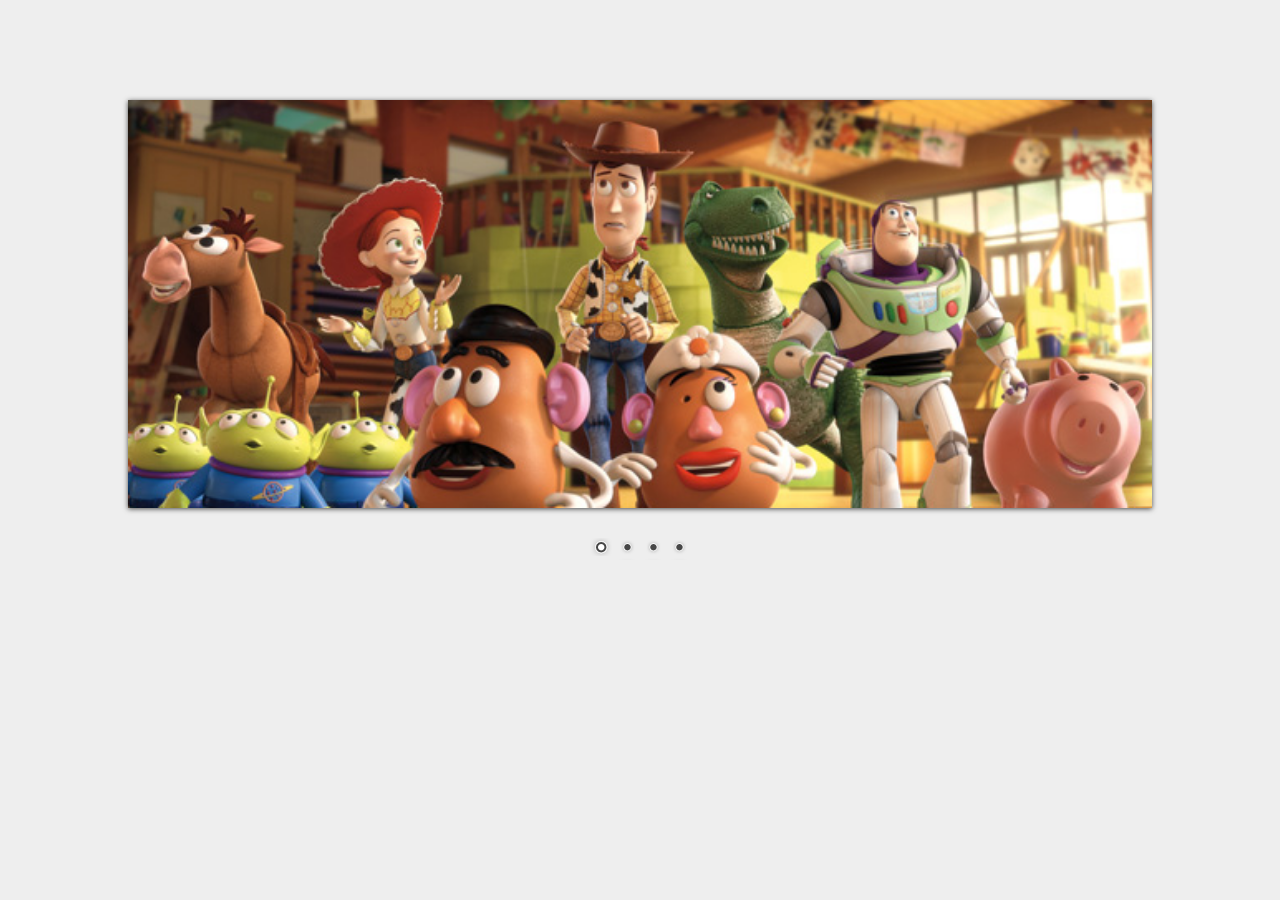
<file: nivo_slider/index.html>
<!DOCTYPE HTML PUBLIC "-//W3C//DTD HTML 4.01//EN" "http://www.w3.org/TR/html4/strict.dtd">
<meta http-equiv="Content-Type" content="text/html; charset=utf-8">
<html lang="en">
<head>
<link rel="stylesheet" href="themes/default/default.css" type="text/css" media="screen" />
<link rel="stylesheet" href="nivo-slider.css" type="text/css" media="screen" />
<link rel="stylesheet" href="demo/style.css" type="text/css" media="screen" />
</head>
<body>

<div id="wrapper">
  <div class="slider-wrapper theme-default">
  <div id="slider" class="nivoSlider"> 
    <img src="demo/images/toystory.jpg" data-thumb="demo/images/toystory.jpg" alt="" /> <a href="http://dev7studios.com">
    <img src="demo/images/up.jpg" data-thumb="demo/images/up.jpg" alt="" title="This is an example of a caption" /></a>
    <img src="demo/images/walle.jpg" data-thumb="demo/images/walle.jpg" alt="" data-transition="slideInLeft" />
    <img src="demo/images/nemo.jpg" data-thumb="demo/images/nemo.jpg" alt="" title="#htmlcaption" /> </div>
  <!-- <div id="htmlcaption" class="nivo-html-caption"> <strong>This</strong> is an example of a <em>HTML</em> caption with <a href="#">a link</a>. </div> -->
  </div>
</div>

<script src="http://ajax.googleapis.com/ajax/libs/jquery/1.10.2/jquery.min.js"></script> 
<script type="text/javascript" src="jquery.nivo.slider.js"></script> 
<script type="text/javascript">
    $(window).load(function() {
        $('#slider').nivoSlider();
    });
    </script> 

</body>
</html>
</file>
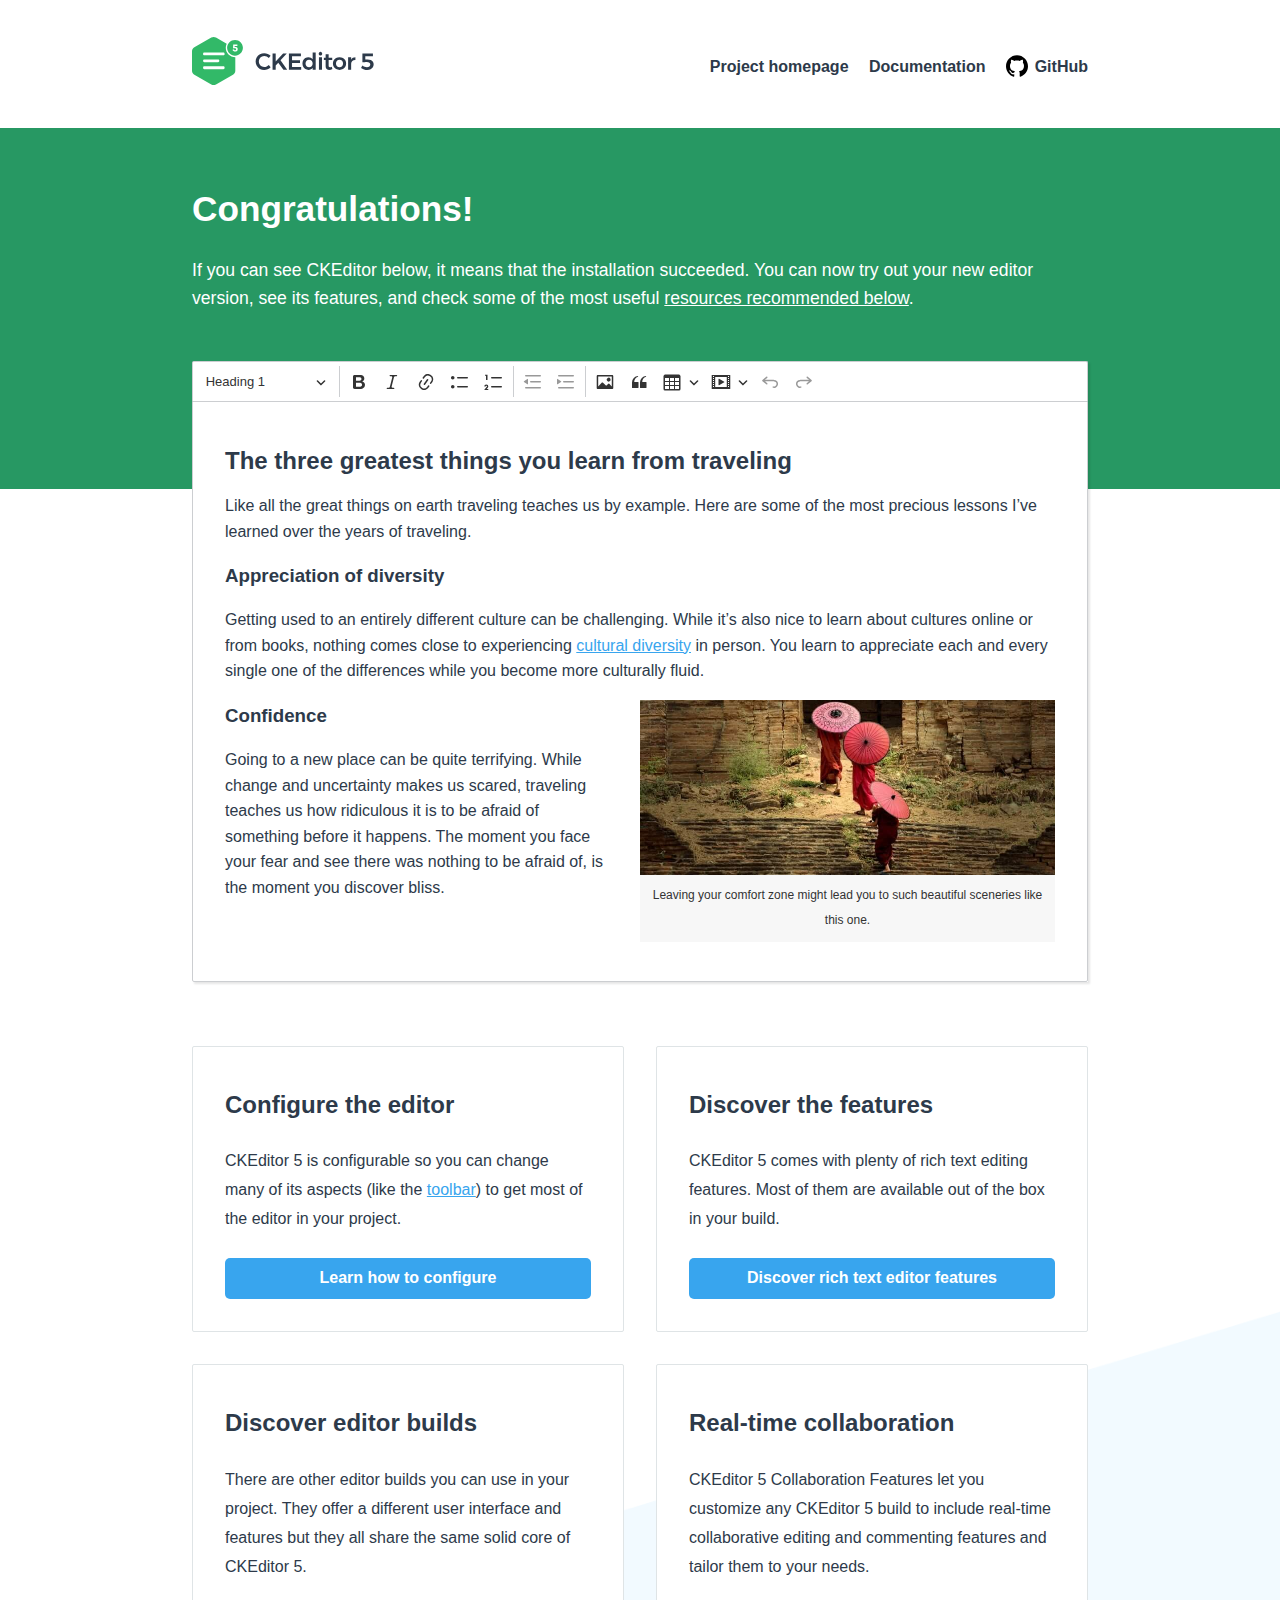
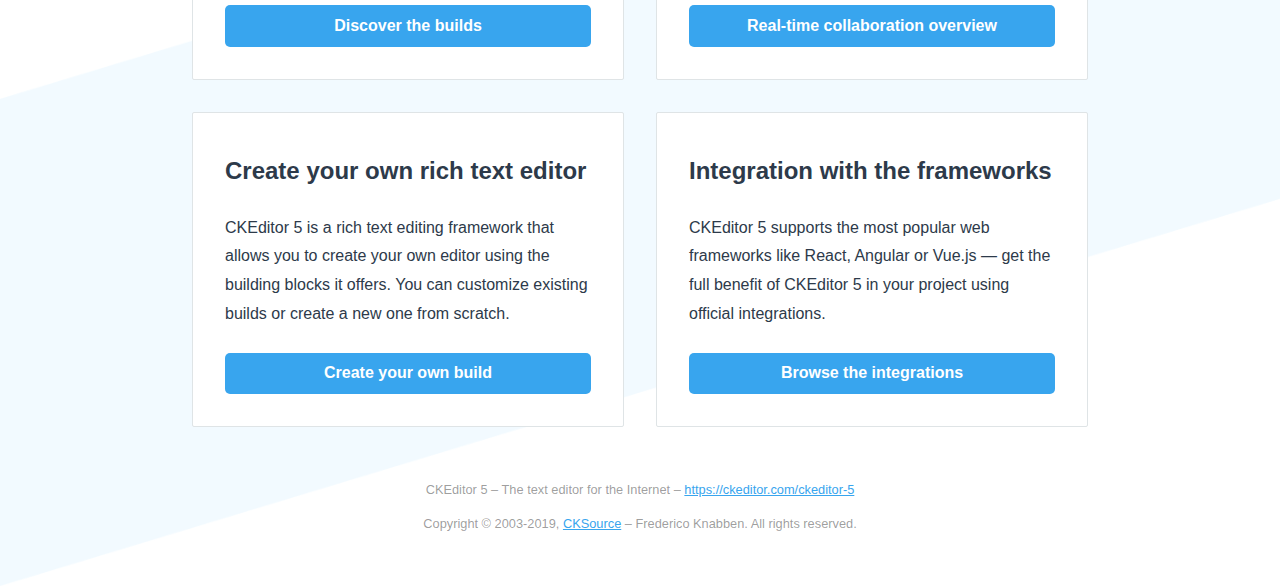
<file: app/ckeditor_5_classic/index.html>
<!DOCTYPE html>
<!--
Copyright (c) 2003-2019, CKSource - Frederico Knabben. All rights reserved.
For licensing, see LICENSE.md or https://ckeditor.com/legal/ckeditor-oss-license
-->
<html lang="en">
<head>
	<meta charset="utf-8">
	<meta name="viewport" content="width=device-width, initial-scale=1.0, maximum-scale=1.0" />
	<link type="text/css" href="sample/css/sample.css" rel="stylesheet" media="screen" />
	<title>CKEditor 5 – classic editor build sample</title>
</head>
<body>

<header>
	<div class="centered">
		<h1><a href="https://ckeditor.com/ckeditor-5"><img src="sample/img/logo.svg" alt="WYSIWYG editor - CKEditor 5" /></a></h1>

		<input type="checkbox" id="menu-toggle" />
		<label for="menu-toggle"></label>
		  
		<nav>
			<ul>
				<li><a href="https://ckeditor.com/ckeditor-5">Project homepage</a></li>
				<li><a href="https://ckeditor.com/docs/">Documentation</a></li>
				<li><a href="https://github.com/ckeditor/ckeditor5">GitHub</a></li>
			</ul>
		</nav>
	</div>
</header>

<main>
	<div class="message">
		<div class="centered">
			<h1>Congratulations!</h1>

			<p>If you can see CKEditor below, it means that the installation succeeded. You can now try out your new editor version, see its features,
			and check some of the most useful <a href="#references">resources recommended below</a>.</p>
		</div>
	</div>
	<div class="centered">
		<div id="editor">
			<h2>The three greatest things you learn from traveling</h2>

			<p>Like all the great things on earth traveling teaches us by example. Here are some of the most precious lessons I’ve learned over the years of traveling.</p>

			<h3>Appreciation of diversity</h3>

			<p>Getting used to an entirely different culture can be challenging. While it’s also nice to learn about cultures online or from books, nothing comes close to experiencing <a href="https://en.wikipedia.org/wiki/Cultural_diversity">cultural diversity</a> in person. You learn to appreciate each and every single one of the differences while you become more culturally fluid.</p>

			<figure class="image image-style-side"><img src="sample/img/umbrellas.jpg" alt="Three Monks walking on ancient temple.">
				<figcaption>Leaving your comfort zone might lead you to such beautiful sceneries like this one.</figcaption>
			</figure>

			<h3>Confidence</h3>

			<p>Going to a new place can be quite terrifying. While change and uncertainty makes us scared, traveling teaches us how ridiculous it is to be afraid of something before it happens. The moment you face your fear and see there was nothing to be afraid of, is the moment you discover bliss.</p>
		</div>

		<div id="references">
			<section>
				<h2>Configure the editor</h2>
				<p>CKEditor 5 is configurable so you can change many of its aspects (like the <a href="https://ckeditor.com/docs/ckeditor5/latest/builds/guides/integration/configuration.html#toolbar-setup">toolbar</a>) to get most of the editor in your project.</p>
				<p><a href="https://ckeditor.com/docs/ckeditor5/latest/builds/guides/integration/configuration.html">Learn how to configure</a></p>
			</section>

			<section>
				<h2>Discover the features</h2>
				<p>CKEditor 5 comes with plenty of rich text editing features. Most of them are available out of the box in your build.</p>
				<p><a href="https://ckeditor.com/docs/ckeditor5/latest/features/index.html">Discover rich text editor features</a></p>				</section>

			<section>
				<h2>Discover editor builds</h2>
				<p>There are other editor builds you can use in your project. They offer a different user interface and features but they all share the same solid core of CKEditor 5.</p>
				<p><a href="https://ckeditor.com/docs/ckeditor5/latest/builds/guides/overview.html">Discover the builds</a></p>
			</section>

			<section>
				<h2>Real-time collaboration</h2>
				<p>CKEditor 5 Collaboration Features let you customize any CKEditor 5 build to include real-time collaborative editing and commenting features and tailor them to your needs.</p>
				<p><a href="https://ckeditor.com/docs/ckeditor5/latest/features/collaboration/collaboration.html">Real-time collaboration overview</a></p>
			</section>

			<section>
				<h2>Create your own rich text editor</h2>
				<p>CKEditor 5 is a rich text editing framework that allows you to create your own editor using the building blocks it offers. You can customize existing builds or create a new one from scratch.</p>
				<p><a href="https://ckeditor.com/docs/ckeditor5/latest/builds/guides/development/custom-builds.html">Create your own build</a></p>
			</section>

			<section>
				<h2>Integration with the frameworks</h2>
				<p>CKEditor 5 supports the most popular web frameworks like React, Angular or Vue.js &mdash; get the full benefit of CKEditor 5 in your project using official integrations.</p>
				<p><a href="https://ckeditor.com/docs/ckeditor5/latest/builds/guides/integration/frameworks/overview.html">Browse the integrations</a></p>
			</section>	
		</div>
	</div>
</main>

<footer>
	<div>
		<p>CKEditor 5 – The text editor for the Internet – <a href="https://ckeditor.com/ckeditor-5">https://ckeditor.com/ckeditor-5</a></p>
		<p>Copyright © 2003-2019, <a href="https://cksource.com/">CKSource</a> – Frederico Knabben. All rights reserved.</p>
	</div>
</footer>

<script src="ckeditor.js"></script>

<script>
	ClassicEditor
		.create( document.querySelector( '#editor' ), {
			// toolbar: [ 'heading', '|', 'bold', 'italic', 'link' ]
		} )
		.then( editor => {
			window.editor = editor;
		} )
		.catch( err => {
			console.error( err.stack );
		} );
</script>

</body>
</html>
</file>
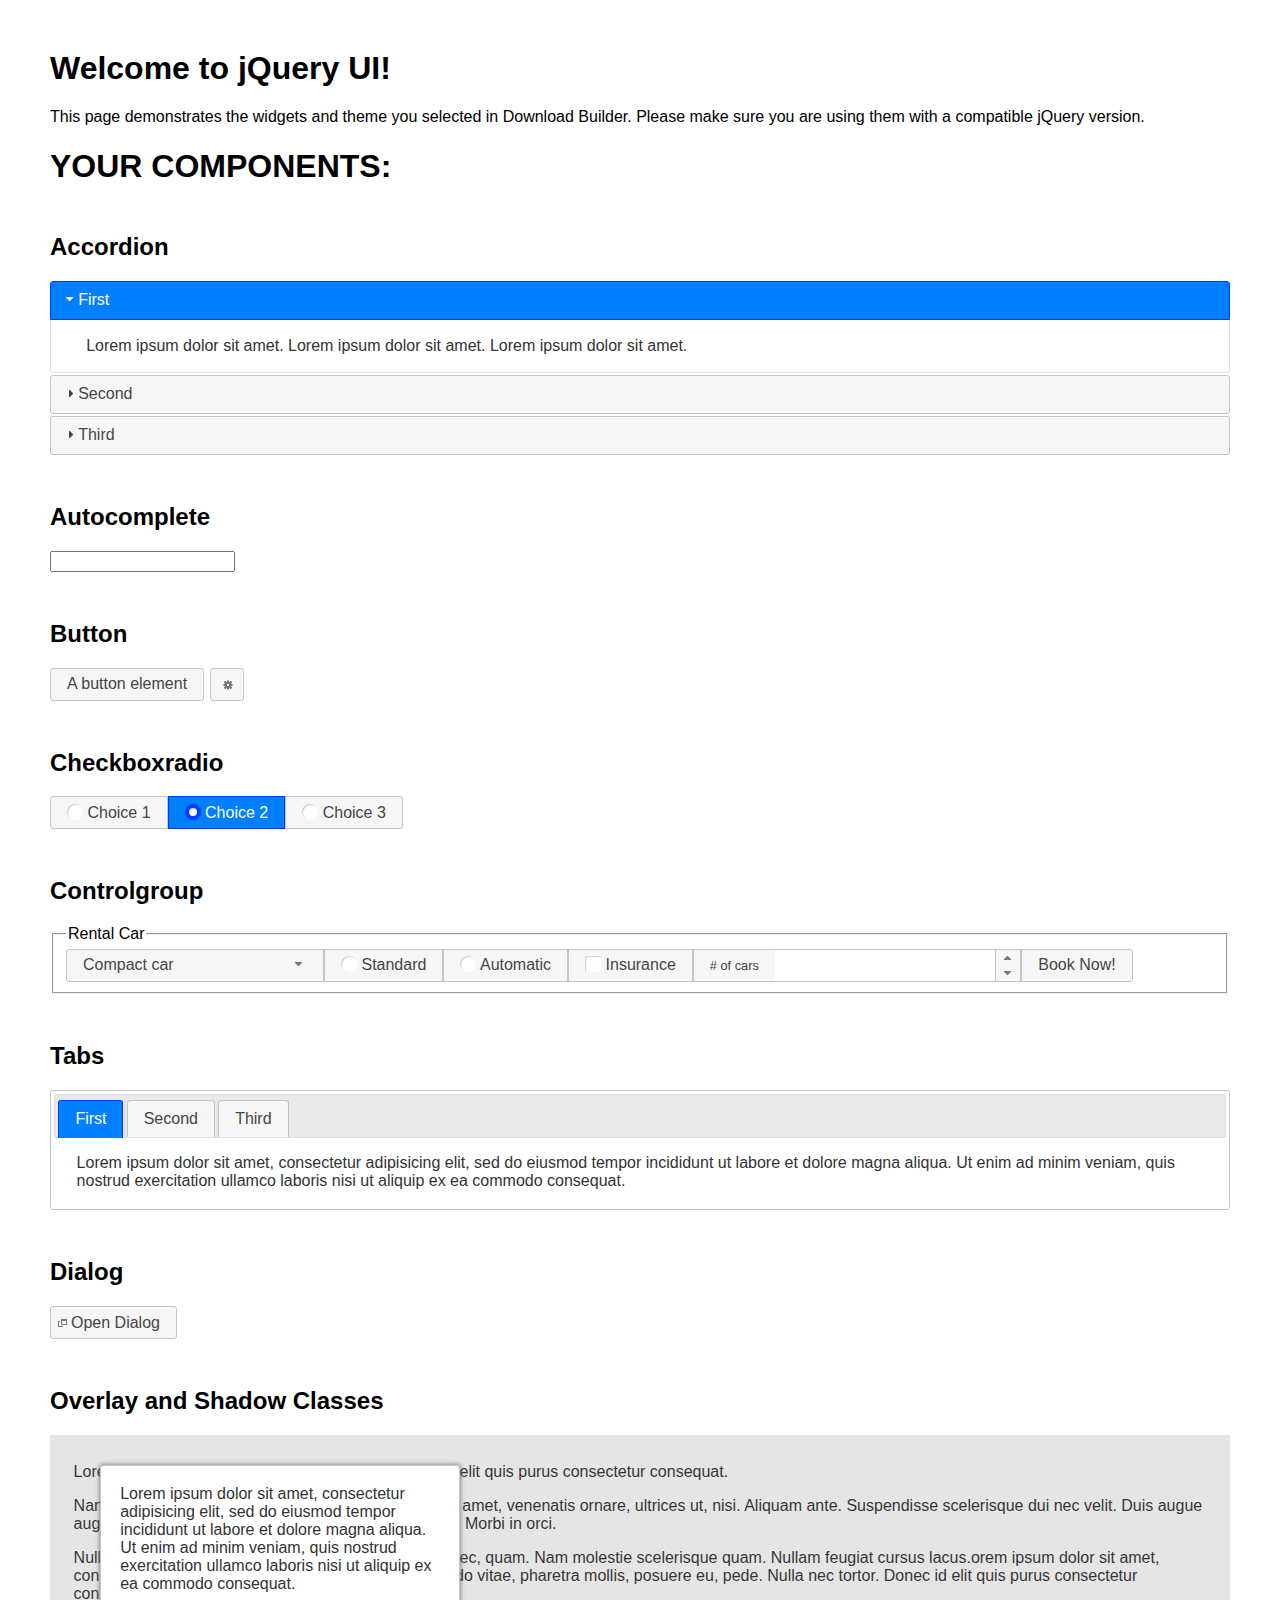
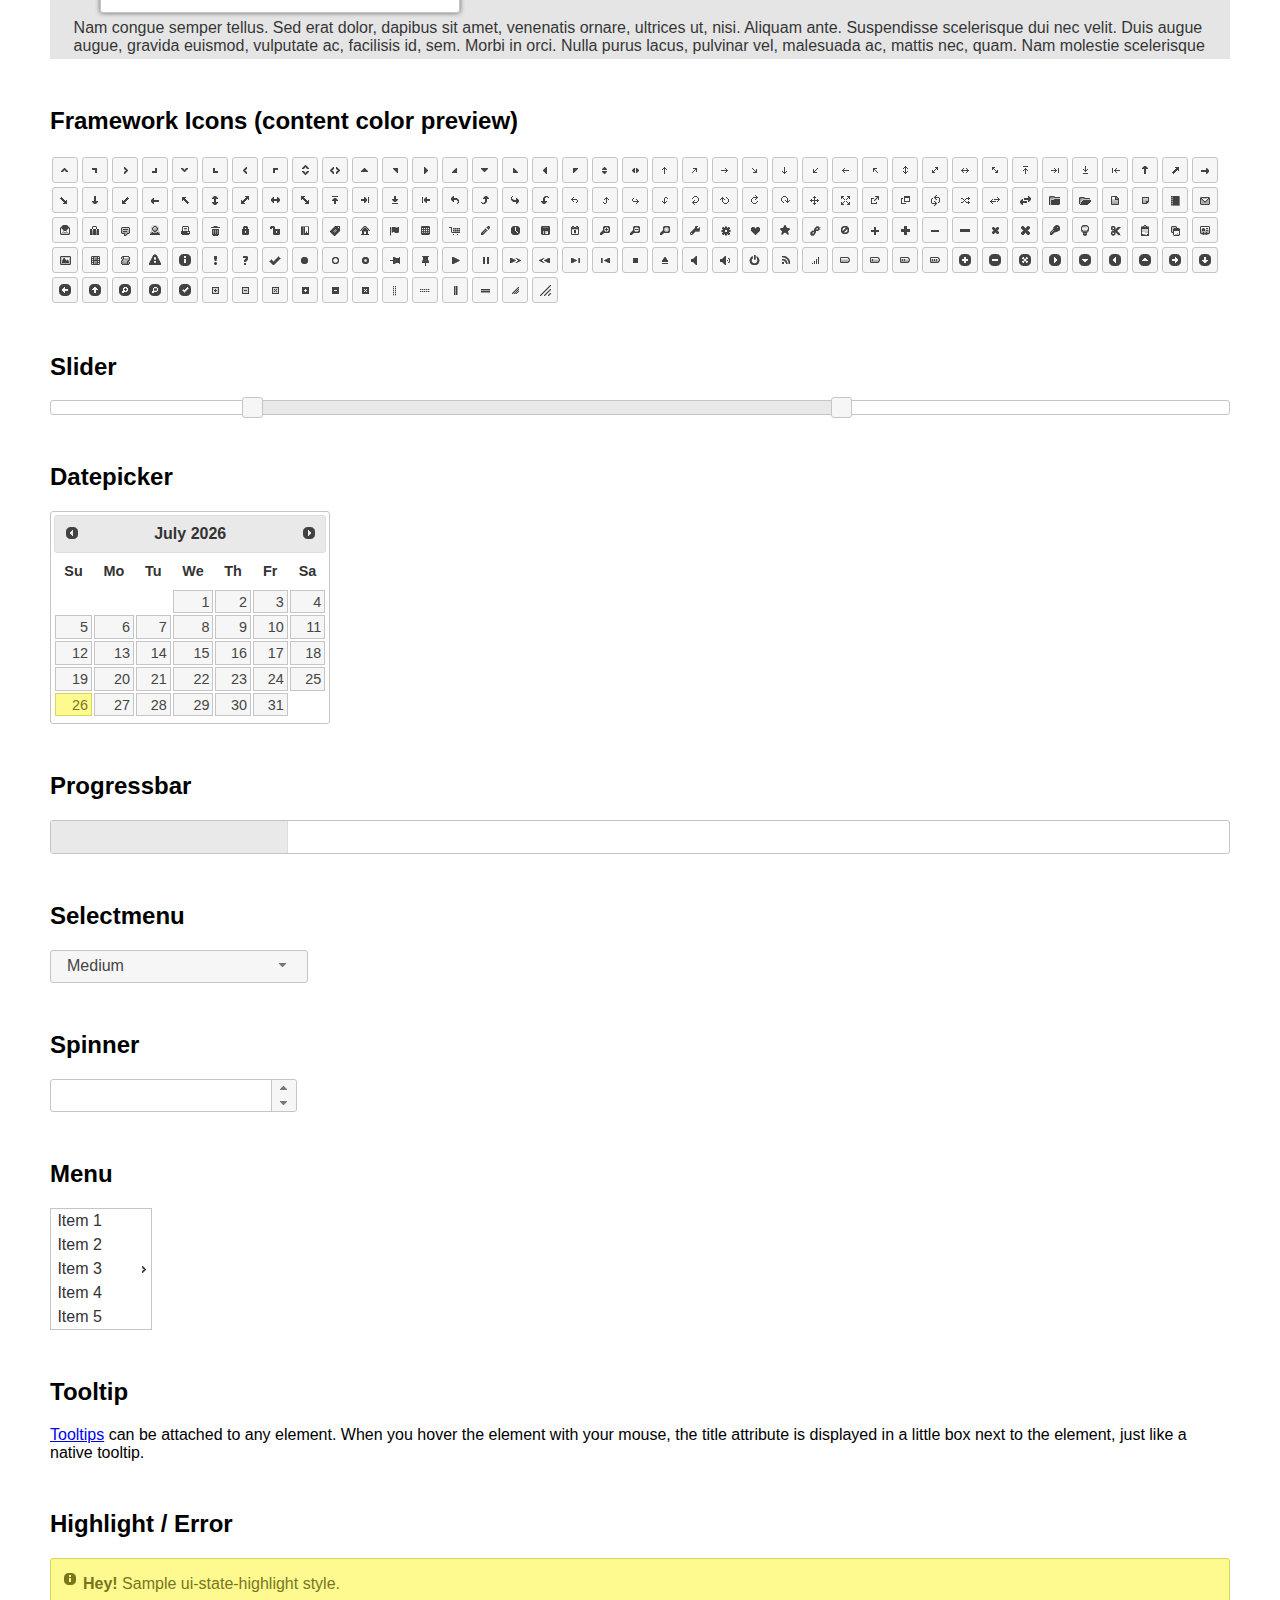
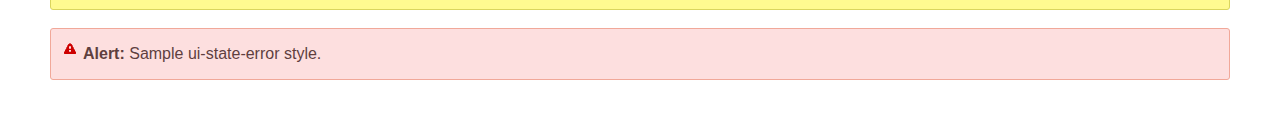
<file: app/datepicker/index.html>
<!doctype html>
<html lang="us">
<head>
	<meta charset="utf-8">
	<title>jQuery UI Example Page</title>
	<link href="jquery-ui.css" rel="stylesheet">
	<style>
	body{
		font-family: "Trebuchet MS", sans-serif;
		margin: 50px;
	}
	.demoHeaders {
		margin-top: 2em;
	}
	#dialog-link {
		padding: .4em 1em .4em 20px;
		text-decoration: none;
		position: relative;
	}
	#dialog-link span.ui-icon {
		margin: 0 5px 0 0;
		position: absolute;
		left: .2em;
		top: 50%;
		margin-top: -8px;
	}
	#icons {
		margin: 0;
		padding: 0;
	}
	#icons li {
		margin: 2px;
		position: relative;
		padding: 4px 0;
		cursor: pointer;
		float: left;
		list-style: none;
	}
	#icons span.ui-icon {
		float: left;
		margin: 0 4px;
	}
	.fakewindowcontain .ui-widget-overlay {
		position: absolute;
	}
	select {
		width: 200px;
	}
	</style>
</head>
<body>

<h1>Welcome to jQuery UI!</h1>

<div class="ui-widget">
	<p>This page demonstrates the widgets and theme you selected in Download Builder. Please make sure you are using them with a compatible jQuery version.</p>
</div>

<h1>YOUR COMPONENTS:</h1>

<!-- Accordion -->
<h2 class="demoHeaders">Accordion</h2>
<div id="accordion">
	<h3>First</h3>
	<div>Lorem ipsum dolor sit amet. Lorem ipsum dolor sit amet. Lorem ipsum dolor sit amet.</div>
	<h3>Second</h3>
	<div>Phasellus mattis tincidunt nibh.</div>
	<h3>Third</h3>
	<div>Nam dui erat, auctor a, dignissim quis.</div>
</div>

<!-- Autocomplete -->
<h2 class="demoHeaders">Autocomplete</h2>
<div>
	<input id="autocomplete" title="type &quot;a&quot;">
</div>

<!-- Button -->
<h2 class="demoHeaders">Button</h2>
<button id="button">A button element</button>
<button id="button-icon">An icon-only button</button>

<!-- Checkboxradio -->
<h2 class="demoHeaders">Checkboxradio</h2>
<form style="margin-top: 1em;">
	<div id="radioset">
		<input type="radio" id="radio1" name="radio"><label for="radio1">Choice 1</label>
		<input type="radio" id="radio2" name="radio" checked="checked"><label for="radio2">Choice 2</label>
		<input type="radio" id="radio3" name="radio"><label for="radio3">Choice 3</label>
	</div>
</form>

<!-- Controlgroup -->
<h2 class="demoHeaders">Controlgroup</h2>
<fieldset>
	<legend>Rental Car</legend>
	<div id="controlgroup">
		<select id="car-type">
			<option>Compact car</option>
			<option>Midsize car</option>
			<option>Full size car</option>
			<option>SUV</option>
			<option>Luxury</option>
			<option>Truck</option>
			<option>Van</option>
		</select>
		<label for="transmission-standard">Standard</label>
		<input type="radio" name="transmission" id="transmission-standard">
		<label for="transmission-automatic">Automatic</label>
		<input type="radio" name="transmission" id="transmission-automatic">
		<label for="insurance">Insurance</label>
		<input type="checkbox" name="insurance" id="insurance">
		<label for="horizontal-spinner" class="ui-controlgroup-label"># of cars</label>
		<input id="horizontal-spinner" class="ui-spinner-input">
		<button>Book Now!</button>
	</div>
</fieldset>

<!-- Tabs -->
<h2 class="demoHeaders">Tabs</h2>
<div id="tabs">
	<ul>
		<li><a href="#tabs-1">First</a></li>
		<li><a href="#tabs-2">Second</a></li>
		<li><a href="#tabs-3">Third</a></li>
	</ul>
	<div id="tabs-1">Lorem ipsum dolor sit amet, consectetur adipisicing elit, sed do eiusmod tempor incididunt ut labore et dolore magna aliqua. Ut enim ad minim veniam, quis nostrud exercitation ullamco laboris nisi ut aliquip ex ea commodo consequat.</div>
	<div id="tabs-2">Phasellus mattis tincidunt nibh. Cras orci urna, blandit id, pretium vel, aliquet ornare, felis. Maecenas scelerisque sem non nisl. Fusce sed lorem in enim dictum bibendum.</div>
	<div id="tabs-3">Nam dui erat, auctor a, dignissim quis, sollicitudin eu, felis. Pellentesque nisi urna, interdum eget, sagittis et, consequat vestibulum, lacus. Mauris porttitor ullamcorper augue.</div>
</div>

<h2 class="demoHeaders">Dialog</h2>
<p>
	<button id="dialog-link" class="ui-button ui-corner-all ui-widget">
		<span class="ui-icon ui-icon-newwin"></span>Open Dialog
	</button>
</p>

<h2 class="demoHeaders">Overlay and Shadow Classes</h2>
<div style="position: relative; width: 96%; height: 200px; padding:1% 2%; overflow:hidden;" class="fakewindowcontain">
	<p>Lorem ipsum dolor sit amet,  Nulla nec tortor. Donec id elit quis purus consectetur consequat. </p><p>Nam congue semper tellus. Sed erat dolor, dapibus sit amet, venenatis ornare, ultrices ut, nisi. Aliquam ante. Suspendisse scelerisque dui nec velit. Duis augue augue, gravida euismod, vulputate ac, facilisis id, sem. Morbi in orci. </p><p>Nulla purus lacus, pulvinar vel, malesuada ac, mattis nec, quam. Nam molestie scelerisque quam. Nullam feugiat cursus lacus.orem ipsum dolor sit amet, consectetur adipiscing elit. Donec libero risus, commodo vitae, pharetra mollis, posuere eu, pede. Nulla nec tortor. Donec id elit quis purus consectetur consequat. </p><p>Nam congue semper tellus. Sed erat dolor, dapibus sit amet, venenatis ornare, ultrices ut, nisi. Aliquam ante. Suspendisse scelerisque dui nec velit. Duis augue augue, gravida euismod, vulputate ac, facilisis id, sem. Morbi in orci. Nulla purus lacus, pulvinar vel, malesuada ac, mattis nec, quam. Nam molestie scelerisque quam. </p><p>Nullam feugiat cursus lacus.orem ipsum dolor sit amet, consectetur adipiscing elit. Donec libero risus, commodo vitae, pharetra mollis, posuere eu, pede. Nulla nec tortor. Donec id elit quis purus consectetur consequat. Nam congue semper tellus. Sed erat dolor, dapibus sit amet, venenatis ornare, ultrices ut, nisi. Aliquam ante. </p><p>Suspendisse scelerisque dui nec velit. Duis augue augue, gravida euismod, vulputate ac, facilisis id, sem. Morbi in orci. Nulla purus lacus, pulvinar vel, malesuada ac, mattis nec, quam. Nam molestie scelerisque quam. Nullam feugiat cursus lacus.orem ipsum dolor sit amet, consectetur adipiscing elit. Donec libero risus, commodo vitae, pharetra mollis, posuere eu, pede. Nulla nec tortor. Donec id elit quis purus consectetur consequat. Nam congue semper tellus. Sed erat dolor, dapibus sit amet, venenatis ornare, ultrices ut, nisi. </p>

	<!-- ui-dialog -->
	<div class="ui-widget-overlay ui-front"></div>
	<div style="position: absolute; width: 320px; left: 50px; top: 30px; padding: 1.2em" class="ui-widget ui-front ui-widget-content ui-corner-all ui-widget-shadow">
		Lorem ipsum dolor sit amet, consectetur adipisicing elit, sed do eiusmod tempor incididunt ut labore et dolore magna aliqua. Ut enim ad minim veniam, quis nostrud exercitation ullamco laboris nisi ut aliquip ex ea commodo consequat.
	</div>

</div>

<!-- ui-dialog -->
<div id="dialog" title="Dialog Title">
	<p>Lorem ipsum dolor sit amet, consectetur adipisicing elit, sed do eiusmod tempor incididunt ut labore et dolore magna aliqua. Ut enim ad minim veniam, quis nostrud exercitation ullamco laboris nisi ut aliquip ex ea commodo consequat.</p>
</div>


<h2 class="demoHeaders">Framework Icons (content color preview)</h2>
<ul id="icons" class="ui-widget ui-helper-clearfix">
	<li class="ui-state-default ui-corner-all" title=".ui-icon-caret-1-n"><span class="ui-icon ui-icon-caret-1-n"></span></li>
	<li class="ui-state-default ui-corner-all" title=".ui-icon-caret-1-ne"><span class="ui-icon ui-icon-caret-1-ne"></span></li>
	<li class="ui-state-default ui-corner-all" title=".ui-icon-caret-1-e"><span class="ui-icon ui-icon-caret-1-e"></span></li>
	<li class="ui-state-default ui-corner-all" title=".ui-icon-caret-1-se"><span class="ui-icon ui-icon-caret-1-se"></span></li>
	<li class="ui-state-default ui-corner-all" title=".ui-icon-caret-1-s"><span class="ui-icon ui-icon-caret-1-s"></span></li>
	<li class="ui-state-default ui-corner-all" title=".ui-icon-caret-1-sw"><span class="ui-icon ui-icon-caret-1-sw"></span></li>
	<li class="ui-state-default ui-corner-all" title=".ui-icon-caret-1-w"><span class="ui-icon ui-icon-caret-1-w"></span></li>
	<li class="ui-state-default ui-corner-all" title=".ui-icon-caret-1-nw"><span class="ui-icon ui-icon-caret-1-nw"></span></li>
	<li class="ui-state-default ui-corner-all" title=".ui-icon-caret-2-n-s"><span class="ui-icon ui-icon-caret-2-n-s"></span></li>
	<li class="ui-state-default ui-corner-all" title=".ui-icon-caret-2-e-w"><span class="ui-icon ui-icon-caret-2-e-w"></span></li>
	<li class="ui-state-default ui-corner-all" title=".ui-icon-triangle-1-n"><span class="ui-icon ui-icon-triangle-1-n"></span></li>
	<li class="ui-state-default ui-corner-all" title=".ui-icon-triangle-1-ne"><span class="ui-icon ui-icon-triangle-1-ne"></span></li>
	<li class="ui-state-default ui-corner-all" title=".ui-icon-triangle-1-e"><span class="ui-icon ui-icon-triangle-1-e"></span></li>
	<li class="ui-state-default ui-corner-all" title=".ui-icon-triangle-1-se"><span class="ui-icon ui-icon-triangle-1-se"></span></li>
	<li class="ui-state-default ui-corner-all" title=".ui-icon-triangle-1-s"><span class="ui-icon ui-icon-triangle-1-s"></span></li>
	<li class="ui-state-default ui-corner-all" title=".ui-icon-triangle-1-sw"><span class="ui-icon ui-icon-triangle-1-sw"></span></li>
	<li class="ui-state-default ui-corner-all" title=".ui-icon-triangle-1-w"><span class="ui-icon ui-icon-triangle-1-w"></span></li>
	<li class="ui-state-default ui-corner-all" title=".ui-icon-triangle-1-nw"><span class="ui-icon ui-icon-triangle-1-nw"></span></li>
	<li class="ui-state-default ui-corner-all" title=".ui-icon-triangle-2-n-s"><span class="ui-icon ui-icon-triangle-2-n-s"></span></li>
	<li class="ui-state-default ui-corner-all" title=".ui-icon-triangle-2-e-w"><span class="ui-icon ui-icon-triangle-2-e-w"></span></li>
	<li class="ui-state-default ui-corner-all" title=".ui-icon-arrow-1-n"><span class="ui-icon ui-icon-arrow-1-n"></span></li>
	<li class="ui-state-default ui-corner-all" title=".ui-icon-arrow-1-ne"><span class="ui-icon ui-icon-arrow-1-ne"></span></li>
	<li class="ui-state-default ui-corner-all" title=".ui-icon-arrow-1-e"><span class="ui-icon ui-icon-arrow-1-e"></span></li>
	<li class="ui-state-default ui-corner-all" title=".ui-icon-arrow-1-se"><span class="ui-icon ui-icon-arrow-1-se"></span></li>
	<li class="ui-state-default ui-corner-all" title=".ui-icon-arrow-1-s"><span class="ui-icon ui-icon-arrow-1-s"></span></li>
	<li class="ui-state-default ui-corner-all" title=".ui-icon-arrow-1-sw"><span class="ui-icon ui-icon-arrow-1-sw"></span></li>
	<li class="ui-state-default ui-corner-all" title=".ui-icon-arrow-1-w"><span class="ui-icon ui-icon-arrow-1-w"></span></li>
	<li class="ui-state-default ui-corner-all" title=".ui-icon-arrow-1-nw"><span class="ui-icon ui-icon-arrow-1-nw"></span></li>
	<li class="ui-state-default ui-corner-all" title=".ui-icon-arrow-2-n-s"><span class="ui-icon ui-icon-arrow-2-n-s"></span></li>
	<li class="ui-state-default ui-corner-all" title=".ui-icon-arrow-2-ne-sw"><span class="ui-icon ui-icon-arrow-2-ne-sw"></span></li>
	<li class="ui-state-default ui-corner-all" title=".ui-icon-arrow-2-e-w"><span class="ui-icon ui-icon-arrow-2-e-w"></span></li>
	<li class="ui-state-default ui-corner-all" title=".ui-icon-arrow-2-se-nw"><span class="ui-icon ui-icon-arrow-2-se-nw"></span></li>
	<li class="ui-state-default ui-corner-all" title=".ui-icon-arrowstop-1-n"><span class="ui-icon ui-icon-arrowstop-1-n"></span></li>
	<li class="ui-state-default ui-corner-all" title=".ui-icon-arrowstop-1-e"><span class="ui-icon ui-icon-arrowstop-1-e"></span></li>
	<li class="ui-state-default ui-corner-all" title=".ui-icon-arrowstop-1-s"><span class="ui-icon ui-icon-arrowstop-1-s"></span></li>
	<li class="ui-state-default ui-corner-all" title=".ui-icon-arrowstop-1-w"><span class="ui-icon ui-icon-arrowstop-1-w"></span></li>
	<li class="ui-state-default ui-corner-all" title=".ui-icon-arrowthick-1-n"><span class="ui-icon ui-icon-arrowthick-1-n"></span></li>
	<li class="ui-state-default ui-corner-all" title=".ui-icon-arrowthick-1-ne"><span class="ui-icon ui-icon-arrowthick-1-ne"></span></li>
	<li class="ui-state-default ui-corner-all" title=".ui-icon-arrowthick-1-e"><span class="ui-icon ui-icon-arrowthick-1-e"></span></li>
	<li class="ui-state-default ui-corner-all" title=".ui-icon-arrowthick-1-se"><span class="ui-icon ui-icon-arrowthick-1-se"></span></li>
	<li class="ui-state-default ui-corner-all" title=".ui-icon-arrowthick-1-s"><span class="ui-icon ui-icon-arrowthick-1-s"></span></li>
	<li class="ui-state-default ui-corner-all" title=".ui-icon-arrowthick-1-sw"><span class="ui-icon ui-icon-arrowthick-1-sw"></span></li>
	<li class="ui-state-default ui-corner-all" title=".ui-icon-arrowthick-1-w"><span class="ui-icon ui-icon-arrowthick-1-w"></span></li>
	<li class="ui-state-default ui-corner-all" title=".ui-icon-arrowthick-1-nw"><span class="ui-icon ui-icon-arrowthick-1-nw"></span></li>
	<li class="ui-state-default ui-corner-all" title=".ui-icon-arrowthick-2-n-s"><span class="ui-icon ui-icon-arrowthick-2-n-s"></span></li>
	<li class="ui-state-default ui-corner-all" title=".ui-icon-arrowthick-2-ne-sw"><span class="ui-icon ui-icon-arrowthick-2-ne-sw"></span></li>
	<li class="ui-state-default ui-corner-all" title=".ui-icon-arrowthick-2-e-w"><span class="ui-icon ui-icon-arrowthick-2-e-w"></span></li>
	<li class="ui-state-default ui-corner-all" title=".ui-icon-arrowthick-2-se-nw"><span class="ui-icon ui-icon-arrowthick-2-se-nw"></span></li>
	<li class="ui-state-default ui-corner-all" title=".ui-icon-arrowthickstop-1-n"><span class="ui-icon ui-icon-arrowthickstop-1-n"></span></li>
	<li class="ui-state-default ui-corner-all" title=".ui-icon-arrowthickstop-1-e"><span class="ui-icon ui-icon-arrowthickstop-1-e"></span></li>
	<li class="ui-state-default ui-corner-all" title=".ui-icon-arrowthickstop-1-s"><span class="ui-icon ui-icon-arrowthickstop-1-s"></span></li>
	<li class="ui-state-default ui-corner-all" title=".ui-icon-arrowthickstop-1-w"><span class="ui-icon ui-icon-arrowthickstop-1-w"></span></li>
	<li class="ui-state-default ui-corner-all" title=".ui-icon-arrowreturnthick-1-w"><span class="ui-icon ui-icon-arrowreturnthick-1-w"></span></li>
	<li class="ui-state-default ui-corner-all" title=".ui-icon-arrowreturnthick-1-n"><span class="ui-icon ui-icon-arrowreturnthick-1-n"></span></li>
	<li class="ui-state-default ui-corner-all" title=".ui-icon-arrowreturnthick-1-e"><span class="ui-icon ui-icon-arrowreturnthick-1-e"></span></li>
	<li class="ui-state-default ui-corner-all" title=".ui-icon-arrowreturnthick-1-s"><span class="ui-icon ui-icon-arrowreturnthick-1-s"></span></li>
	<li class="ui-state-default ui-corner-all" title=".ui-icon-arrowreturn-1-w"><span class="ui-icon ui-icon-arrowreturn-1-w"></span></li>
	<li class="ui-state-default ui-corner-all" title=".ui-icon-arrowreturn-1-n"><span class="ui-icon ui-icon-arrowreturn-1-n"></span></li>
	<li class="ui-state-default ui-corner-all" title=".ui-icon-arrowreturn-1-e"><span class="ui-icon ui-icon-arrowreturn-1-e"></span></li>
	<li class="ui-state-default ui-corner-all" title=".ui-icon-arrowreturn-1-s"><span class="ui-icon ui-icon-arrowreturn-1-s"></span></li>
	<li class="ui-state-default ui-corner-all" title=".ui-icon-arrowrefresh-1-w"><span class="ui-icon ui-icon-arrowrefresh-1-w"></span></li>
	<li class="ui-state-default ui-corner-all" title=".ui-icon-arrowrefresh-1-n"><span class="ui-icon ui-icon-arrowrefresh-1-n"></span></li>
	<li class="ui-state-default ui-corner-all" title=".ui-icon-arrowrefresh-1-e"><span class="ui-icon ui-icon-arrowrefresh-1-e"></span></li>
	<li class="ui-state-default ui-corner-all" title=".ui-icon-arrowrefresh-1-s"><span class="ui-icon ui-icon-arrowrefresh-1-s"></span></li>
	<li class="ui-state-default ui-corner-all" title=".ui-icon-arrow-4"><span class="ui-icon ui-icon-arrow-4"></span></li>
	<li class="ui-state-default ui-corner-all" title=".ui-icon-arrow-4-diag"><span class="ui-icon ui-icon-arrow-4-diag"></span></li>
	<li class="ui-state-default ui-corner-all" title=".ui-icon-extlink"><span class="ui-icon ui-icon-extlink"></span></li>
	<li class="ui-state-default ui-corner-all" title=".ui-icon-newwin"><span class="ui-icon ui-icon-newwin"></span></li>
	<li class="ui-state-default ui-corner-all" title=".ui-icon-refresh"><span class="ui-icon ui-icon-refresh"></span></li>
	<li class="ui-state-default ui-corner-all" title=".ui-icon-shuffle"><span class="ui-icon ui-icon-shuffle"></span></li>
	<li class="ui-state-default ui-corner-all" title=".ui-icon-transfer-e-w"><span class="ui-icon ui-icon-transfer-e-w"></span></li>
	<li class="ui-state-default ui-corner-all" title=".ui-icon-transferthick-e-w"><span class="ui-icon ui-icon-transferthick-e-w"></span></li>
	<li class="ui-state-default ui-corner-all" title=".ui-icon-folder-collapsed"><span class="ui-icon ui-icon-folder-collapsed"></span></li>
	<li class="ui-state-default ui-corner-all" title=".ui-icon-folder-open"><span class="ui-icon ui-icon-folder-open"></span></li>
	<li class="ui-state-default ui-corner-all" title=".ui-icon-document"><span class="ui-icon ui-icon-document"></span></li>
	<li class="ui-state-default ui-corner-all" title=".ui-icon-document-b"><span class="ui-icon ui-icon-document-b"></span></li>
	<li class="ui-state-default ui-corner-all" title=".ui-icon-note"><span class="ui-icon ui-icon-note"></span></li>
	<li class="ui-state-default ui-corner-all" title=".ui-icon-mail-closed"><span class="ui-icon ui-icon-mail-closed"></span></li>
	<li class="ui-state-default ui-corner-all" title=".ui-icon-mail-open"><span class="ui-icon ui-icon-mail-open"></span></li>
	<li class="ui-state-default ui-corner-all" title=".ui-icon-suitcase"><span class="ui-icon ui-icon-suitcase"></span></li>
	<li class="ui-state-default ui-corner-all" title=".ui-icon-comment"><span class="ui-icon ui-icon-comment"></span></li>
	<li class="ui-state-default ui-corner-all" title=".ui-icon-person"><span class="ui-icon ui-icon-person"></span></li>
	<li class="ui-state-default ui-corner-all" title=".ui-icon-print"><span class="ui-icon ui-icon-print"></span></li>
	<li class="ui-state-default ui-corner-all" title=".ui-icon-trash"><span class="ui-icon ui-icon-trash"></span></li>
	<li class="ui-state-default ui-corner-all" title=".ui-icon-locked"><span class="ui-icon ui-icon-locked"></span></li>
	<li class="ui-state-default ui-corner-all" title=".ui-icon-unlocked"><span class="ui-icon ui-icon-unlocked"></span></li>
	<li class="ui-state-default ui-corner-all" title=".ui-icon-bookmark"><span class="ui-icon ui-icon-bookmark"></span></li>
	<li class="ui-state-default ui-corner-all" title=".ui-icon-tag"><span class="ui-icon ui-icon-tag"></span></li>
	<li class="ui-state-default ui-corner-all" title=".ui-icon-home"><span class="ui-icon ui-icon-home"></span></li>
	<li class="ui-state-default ui-corner-all" title=".ui-icon-flag"><span class="ui-icon ui-icon-flag"></span></li>
	<li class="ui-state-default ui-corner-all" title=".ui-icon-calculator"><span class="ui-icon ui-icon-calculator"></span></li>
	<li class="ui-state-default ui-corner-all" title=".ui-icon-cart"><span class="ui-icon ui-icon-cart"></span></li>
	<li class="ui-state-default ui-corner-all" title=".ui-icon-pencil"><span class="ui-icon ui-icon-pencil"></span></li>
	<li class="ui-state-default ui-corner-all" title=".ui-icon-clock"><span class="ui-icon ui-icon-clock"></span></li>
	<li class="ui-state-default ui-corner-all" title=".ui-icon-disk"><span class="ui-icon ui-icon-disk"></span></li>
	<li class="ui-state-default ui-corner-all" title=".ui-icon-calendar"><span class="ui-icon ui-icon-calendar"></span></li>
	<li class="ui-state-default ui-corner-all" title=".ui-icon-zoomin"><span class="ui-icon ui-icon-zoomin"></span></li>
	<li class="ui-state-default ui-corner-all" title=".ui-icon-zoomout"><span class="ui-icon ui-icon-zoomout"></span></li>
	<li class="ui-state-default ui-corner-all" title=".ui-icon-search"><span class="ui-icon ui-icon-search"></span></li>
	<li class="ui-state-default ui-corner-all" title=".ui-icon-wrench"><span class="ui-icon ui-icon-wrench"></span></li>
	<li class="ui-state-default ui-corner-all" title=".ui-icon-gear"><span class="ui-icon ui-icon-gear"></span></li>
	<li class="ui-state-default ui-corner-all" title=".ui-icon-heart"><span class="ui-icon ui-icon-heart"></span></li>
	<li class="ui-state-default ui-corner-all" title=".ui-icon-star"><span class="ui-icon ui-icon-star"></span></li>
	<li class="ui-state-default ui-corner-all" title=".ui-icon-link"><span class="ui-icon ui-icon-link"></span></li>
	<li class="ui-state-default ui-corner-all" title=".ui-icon-cancel"><span class="ui-icon ui-icon-cancel"></span></li>
	<li class="ui-state-default ui-corner-all" title=".ui-icon-plus"><span class="ui-icon ui-icon-plus"></span></li>
	<li class="ui-state-default ui-corner-all" title=".ui-icon-plusthick"><span class="ui-icon ui-icon-plusthick"></span></li>
	<li class="ui-state-default ui-corner-all" title=".ui-icon-minus"><span class="ui-icon ui-icon-minus"></span></li>
	<li class="ui-state-default ui-corner-all" title=".ui-icon-minusthick"><span class="ui-icon ui-icon-minusthick"></span></li>
	<li class="ui-state-default ui-corner-all" title=".ui-icon-close"><span class="ui-icon ui-icon-close"></span></li>
	<li class="ui-state-default ui-corner-all" title=".ui-icon-closethick"><span class="ui-icon ui-icon-closethick"></span></li>
	<li class="ui-state-default ui-corner-all" title=".ui-icon-key"><span class="ui-icon ui-icon-key"></span></li>
	<li class="ui-state-default ui-corner-all" title=".ui-icon-lightbulb"><span class="ui-icon ui-icon-lightbulb"></span></li>
	<li class="ui-state-default ui-corner-all" title=".ui-icon-scissors"><span class="ui-icon ui-icon-scissors"></span></li>
	<li class="ui-state-default ui-corner-all" title=".ui-icon-clipboard"><span class="ui-icon ui-icon-clipboard"></span></li>
	<li class="ui-state-default ui-corner-all" title=".ui-icon-copy"><span class="ui-icon ui-icon-copy"></span></li>
	<li class="ui-state-default ui-corner-all" title=".ui-icon-contact"><span class="ui-icon ui-icon-contact"></span></li>
	<li class="ui-state-default ui-corner-all" title=".ui-icon-image"><span class="ui-icon ui-icon-image"></span></li>
	<li class="ui-state-default ui-corner-all" title=".ui-icon-video"><span class="ui-icon ui-icon-video"></span></li>
	<li class="ui-state-default ui-corner-all" title=".ui-icon-script"><span class="ui-icon ui-icon-script"></span></li>
	<li class="ui-state-default ui-corner-all" title=".ui-icon-alert"><span class="ui-icon ui-icon-alert"></span></li>
	<li class="ui-state-default ui-corner-all" title=".ui-icon-info"><span class="ui-icon ui-icon-info"></span></li>
	<li class="ui-state-default ui-corner-all" title=".ui-icon-notice"><span class="ui-icon ui-icon-notice"></span></li>
	<li class="ui-state-default ui-corner-all" title=".ui-icon-help"><span class="ui-icon ui-icon-help"></span></li>
	<li class="ui-state-default ui-corner-all" title=".ui-icon-check"><span class="ui-icon ui-icon-check"></span></li>
	<li class="ui-state-default ui-corner-all" title=".ui-icon-bullet"><span class="ui-icon ui-icon-bullet"></span></li>
	<li class="ui-state-default ui-corner-all" title=".ui-icon-radio-off"><span class="ui-icon ui-icon-radio-off"></span></li>
	<li class="ui-state-default ui-corner-all" title=".ui-icon-radio-on"><span class="ui-icon ui-icon-radio-on"></span></li>
	<li class="ui-state-default ui-corner-all" title=".ui-icon-pin-w"><span class="ui-icon ui-icon-pin-w"></span></li>
	<li class="ui-state-default ui-corner-all" title=".ui-icon-pin-s"><span class="ui-icon ui-icon-pin-s"></span></li>
	<li class="ui-state-default ui-corner-all" title=".ui-icon-play"><span class="ui-icon ui-icon-play"></span></li>
	<li class="ui-state-default ui-corner-all" title=".ui-icon-pause"><span class="ui-icon ui-icon-pause"></span></li>
	<li class="ui-state-default ui-corner-all" title=".ui-icon-seek-next"><span class="ui-icon ui-icon-seek-next"></span></li>
	<li class="ui-state-default ui-corner-all" title=".ui-icon-seek-prev"><span class="ui-icon ui-icon-seek-prev"></span></li>
	<li class="ui-state-default ui-corner-all" title=".ui-icon-seek-end"><span class="ui-icon ui-icon-seek-end"></span></li>
	<li class="ui-state-default ui-corner-all" title=".ui-icon-seek-first"><span class="ui-icon ui-icon-seek-first"></span></li>
	<li class="ui-state-default ui-corner-all" title=".ui-icon-stop"><span class="ui-icon ui-icon-stop"></span></li>
	<li class="ui-state-default ui-corner-all" title=".ui-icon-eject"><span class="ui-icon ui-icon-eject"></span></li>
	<li class="ui-state-default ui-corner-all" title=".ui-icon-volume-off"><span class="ui-icon ui-icon-volume-off"></span></li>
	<li class="ui-state-default ui-corner-all" title=".ui-icon-volume-on"><span class="ui-icon ui-icon-volume-on"></span></li>
	<li class="ui-state-default ui-corner-all" title=".ui-icon-power"><span class="ui-icon ui-icon-power"></span></li>
	<li class="ui-state-default ui-corner-all" title=".ui-icon-signal-diag"><span class="ui-icon ui-icon-signal-diag"></span></li>
	<li class="ui-state-default ui-corner-all" title=".ui-icon-signal"><span class="ui-icon ui-icon-signal"></span></li>
	<li class="ui-state-default ui-corner-all" title=".ui-icon-battery-0"><span class="ui-icon ui-icon-battery-0"></span></li>
	<li class="ui-state-default ui-corner-all" title=".ui-icon-battery-1"><span class="ui-icon ui-icon-battery-1"></span></li>
	<li class="ui-state-default ui-corner-all" title=".ui-icon-battery-2"><span class="ui-icon ui-icon-battery-2"></span></li>
	<li class="ui-state-default ui-corner-all" title=".ui-icon-battery-3"><span class="ui-icon ui-icon-battery-3"></span></li>
	<li class="ui-state-default ui-corner-all" title=".ui-icon-circle-plus"><span class="ui-icon ui-icon-circle-plus"></span></li>
	<li class="ui-state-default ui-corner-all" title=".ui-icon-circle-minus"><span class="ui-icon ui-icon-circle-minus"></span></li>
	<li class="ui-state-default ui-corner-all" title=".ui-icon-circle-close"><span class="ui-icon ui-icon-circle-close"></span></li>
	<li class="ui-state-default ui-corner-all" title=".ui-icon-circle-triangle-e"><span class="ui-icon ui-icon-circle-triangle-e"></span></li>
	<li class="ui-state-default ui-corner-all" title=".ui-icon-circle-triangle-s"><span class="ui-icon ui-icon-circle-triangle-s"></span></li>
	<li class="ui-state-default ui-corner-all" title=".ui-icon-circle-triangle-w"><span class="ui-icon ui-icon-circle-triangle-w"></span></li>
	<li class="ui-state-default ui-corner-all" title=".ui-icon-circle-triangle-n"><span class="ui-icon ui-icon-circle-triangle-n"></span></li>
	<li class="ui-state-default ui-corner-all" title=".ui-icon-circle-arrow-e"><span class="ui-icon ui-icon-circle-arrow-e"></span></li>
	<li class="ui-state-default ui-corner-all" title=".ui-icon-circle-arrow-s"><span class="ui-icon ui-icon-circle-arrow-s"></span></li>
	<li class="ui-state-default ui-corner-all" title=".ui-icon-circle-arrow-w"><span class="ui-icon ui-icon-circle-arrow-w"></span></li>
	<li class="ui-state-default ui-corner-all" title=".ui-icon-circle-arrow-n"><span class="ui-icon ui-icon-circle-arrow-n"></span></li>
	<li class="ui-state-default ui-corner-all" title=".ui-icon-circle-zoomin"><span class="ui-icon ui-icon-circle-zoomin"></span></li>
	<li class="ui-state-default ui-corner-all" title=".ui-icon-circle-zoomout"><span class="ui-icon ui-icon-circle-zoomout"></span></li>
	<li class="ui-state-default ui-corner-all" title=".ui-icon-circle-check"><span class="ui-icon ui-icon-circle-check"></span></li>
	<li class="ui-state-default ui-corner-all" title=".ui-icon-circlesmall-plus"><span class="ui-icon ui-icon-circlesmall-plus"></span></li>
	<li class="ui-state-default ui-corner-all" title=".ui-icon-circlesmall-minus"><span class="ui-icon ui-icon-circlesmall-minus"></span></li>
	<li class="ui-state-default ui-corner-all" title=".ui-icon-circlesmall-close"><span class="ui-icon ui-icon-circlesmall-close"></span></li>
	<li class="ui-state-default ui-corner-all" title=".ui-icon-squaresmall-plus"><span class="ui-icon ui-icon-squaresmall-plus"></span></li>
	<li class="ui-state-default ui-corner-all" title=".ui-icon-squaresmall-minus"><span class="ui-icon ui-icon-squaresmall-minus"></span></li>
	<li class="ui-state-default ui-corner-all" title=".ui-icon-squaresmall-close"><span class="ui-icon ui-icon-squaresmall-close"></span></li>
	<li class="ui-state-default ui-corner-all" title=".ui-icon-grip-dotted-vertical"><span class="ui-icon ui-icon-grip-dotted-vertical"></span></li>
	<li class="ui-state-default ui-corner-all" title=".ui-icon-grip-dotted-horizontal"><span class="ui-icon ui-icon-grip-dotted-horizontal"></span></li>
	<li class="ui-state-default ui-corner-all" title=".ui-icon-grip-solid-vertical"><span class="ui-icon ui-icon-grip-solid-vertical"></span></li>
	<li class="ui-state-default ui-corner-all" title=".ui-icon-grip-solid-horizontal"><span class="ui-icon ui-icon-grip-solid-horizontal"></span></li>
	<li class="ui-state-default ui-corner-all" title=".ui-icon-gripsmall-diagonal-se"><span class="ui-icon ui-icon-gripsmall-diagonal-se"></span></li>
	<li class="ui-state-default ui-corner-all" title=".ui-icon-grip-diagonal-se"><span class="ui-icon ui-icon-grip-diagonal-se"></span></li>
</ul>

<!-- Slider -->
<h2 class="demoHeaders">Slider</h2>
<div id="slider"></div>

<!-- Datepicker -->
<h2 class="demoHeaders">Datepicker</h2>
<div id="datepicker"></div>

<!-- Progressbar -->
<h2 class="demoHeaders">Progressbar</h2>
<div id="progressbar"></div>

<!-- Progressbar -->
<h2 class="demoHeaders">Selectmenu</h2>
<select id="selectmenu">
	<option>Slower</option>
	<option>Slow</option>
	<option selected="selected">Medium</option>
	<option>Fast</option>
	<option>Faster</option>
</select>

<!-- Spinner -->
<h2 class="demoHeaders">Spinner</h2>
<input id="spinner">

<!-- Menu -->
<h2 class="demoHeaders">Menu</h2>
<ul style="width:100px;" id="menu">
	<li><div>Item 1</div></li>
	<li><div>Item 2</div></li>
	<li><div>Item 3</div>
		<ul>
			<li><div>Item 3-1</div></li>
			<li><div>Item 3-2</div></li>
			<li><div>Item 3-3</div></li>
			<li><div>Item 3-4</div></li>
			<li><div>Item 3-5</div></li>
		</ul>
	</li>
	<li><div>Item 4</div></li>
	<li><div>Item 5</div></li>
</ul>

<!-- Tooltip -->
<h2 class="demoHeaders">Tooltip</h2>
<p id="tooltip">
	<a href="#" title="That&apos;s what this widget is">Tooltips</a> can be attached to any element. When you hover
the element with your mouse, the title attribute is displayed in a little box next to the element, just like a native tooltip.
</p>

<!-- Highlight / Error -->
<h2 class="demoHeaders">Highlight / Error</h2>
<div class="ui-widget">
	<div class="ui-state-highlight ui-corner-all" style="margin-top: 20px; padding: 0 .7em;">
		<p><span class="ui-icon ui-icon-info" style="float: left; margin-right: .3em;"></span>
		<strong>Hey!</strong> Sample ui-state-highlight style.</p>
	</div>
</div>
<br>
<div class="ui-widget">
	<div class="ui-state-error ui-corner-all" style="padding: 0 .7em;">
		<p><span class="ui-icon ui-icon-alert" style="float: left; margin-right: .3em;"></span>
		<strong>Alert:</strong> Sample ui-state-error style.</p>
	</div>
</div>

<script src="external/jquery/jquery.js"></script>
<script src="jquery-ui.js"></script>
<script>
$( "#accordion" ).accordion();

var availableTags = [
	"ActionScript",
	"AppleScript",
	"Asp",
	"BASIC",
	"C",
	"C++",
	"Clojure",
	"COBOL",
	"ColdFusion",
	"Erlang",
	"Fortran",
	"Groovy",
	"Haskell",
	"Java",
	"JavaScript",
	"Lisp",
	"Perl",
	"PHP",
	"Python",
	"Ruby",
	"Scala",
	"Scheme"
];
$( "#autocomplete" ).autocomplete({
	source: availableTags
});

$( "#button" ).button();
$( "#button-icon" ).button({
	icon: "ui-icon-gear",
	showLabel: false
});

$( "#radioset" ).buttonset();

$( "#controlgroup" ).controlgroup();

$( "#tabs" ).tabs();

$( "#dialog" ).dialog({
	autoOpen: false,
	width: 400,
	buttons: [
		{
			text: "Ok",
			click: function() {
				$( this ).dialog( "close" );
			}
		},
		{
			text: "Cancel",
			click: function() {
				$( this ).dialog( "close" );
			}
		}
	]
});

// Link to open the dialog
$( "#dialog-link" ).click(function( event ) {
	$( "#dialog" ).dialog( "open" );
	event.preventDefault();
});

$( "#datepicker" ).datepicker({
	inline: true
});

$( "#slider" ).slider({
	range: true,
	values: [ 17, 67 ]
});

$( "#progressbar" ).progressbar({
	value: 20
});

$( "#spinner" ).spinner();

$( "#menu" ).menu();

$( "#tooltip" ).tooltip();

$( "#selectmenu" ).selectmenu();

// Hover states on the static widgets
$( "#dialog-link, #icons li" ).hover(
	function() {
		$( this ).addClass( "ui-state-hover" );
	},
	function() {
		$( this ).removeClass( "ui-state-hover" );
	}
);
</script>
</body>
</html>
</file>
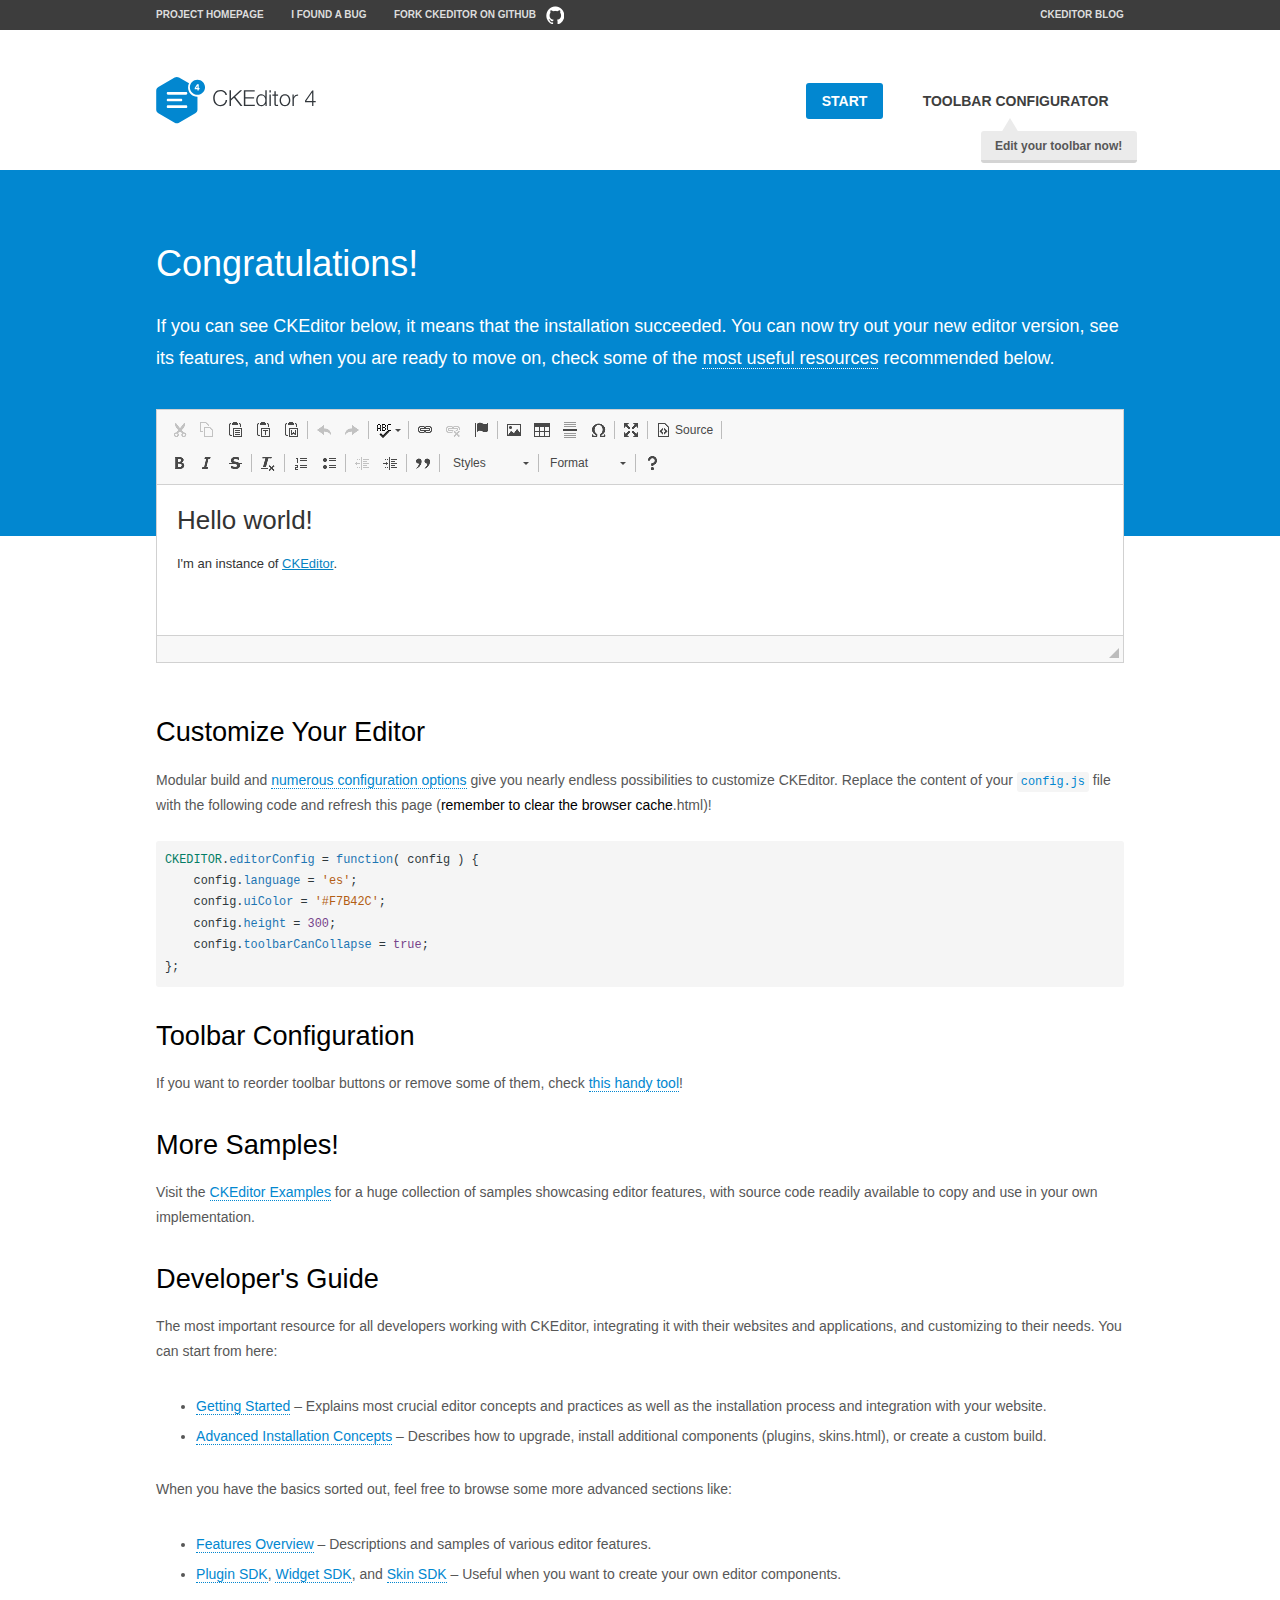
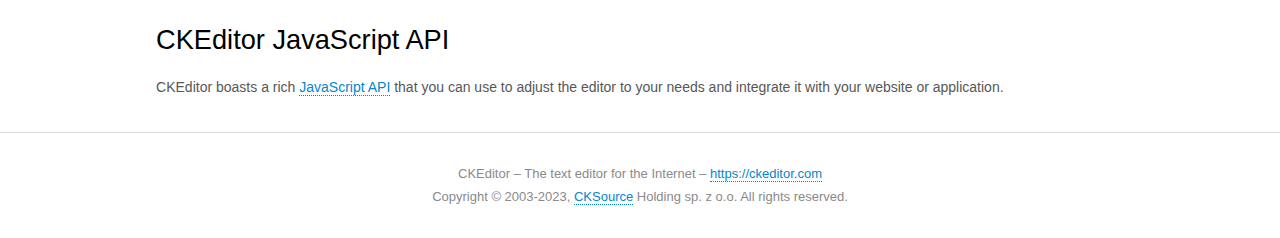
<file: app/ckeditor_4/samples/index.html>
<!DOCTYPE html>
<!--
Copyright (c) 2003-2023, CKSource Holding sp. z o.o. All rights reserved.
For licensing, see LICENSE.md or https://ckeditor.com/legal/ckeditor-oss-license
-->
<html lang="en">
<head>
	<meta charset="utf-8">
	<title>CKEditor Sample</title>
	<script src="../ckeditor.js"></script>
	<script src="js/sample.js"></script>
	<link rel="stylesheet" href="css/samples.css">
	<link rel="stylesheet" href="toolbarconfigurator/lib/codemirror/neo.css">
	<meta name="viewport" content="width=device-width,initial-scale=1">
	<meta name="description" content="Try the latest sample of CKEditor 4 and learn more about customizing your WYSIWYG editor with endless possibilities.">
</head>
<body id="main">

<nav class="navigation-a">
	<div class="grid-container">
		<ul class="navigation-a-left grid-width-70">
			<li><a href="https://ckeditor.com/ckeditor-4/">Project Homepage</a></li>
			<li><a href="https://github.com/ckeditor/ckeditor4/issues">I found a bug</a></li>
			<li><a href="https://github.com/ckeditor/ckeditor4" class="icon-pos-right icon-navigation-a-github">Fork CKEditor on GitHub</a></li>
		</ul>
		<ul class="navigation-a-right grid-width-30">
			<li><a href="https://ckeditor.com/blog/">CKEditor Blog</a></li>
		</ul>
	</div>
</nav>

<header class="header-a">
	<div class="grid-container">
		<h1 class="header-a-logo grid-width-30">
			<a href="index.html"><img src="img/logo.svg" onerror="this.src='img/logo.png'; this.onerror=null;" alt="CKEditor Sample"></a>
		</h1>

		<nav class="navigation-b grid-width-70">
			<ul>
				<li><a href="index.html" class="button-a button-a-background">Start</a></li>
				<li><a href="toolbarconfigurator/index.html" class="button-a">Toolbar configurator <span class="balloon-a balloon-a-nw">Edit your toolbar now!</span></a></li>
			</ul>
		</nav>
	</div>
</header>

<main>
	<div class="adjoined-top">
		<div class="grid-container">
			<div class="content grid-width-100">
				<h1>Congratulations!</h1>
				<p>
					If you can see CKEditor below, it means that the installation succeeded.
					You can now try out your new editor version, see its features, and when you are ready to move on, check some of the <a href="#sample-customize">most useful resources</a> recommended below.
				</p>
			</div>
		</div>
	</div>
	<div class="adjoined-bottom">
		<div class="grid-container">
			<div class="grid-width-100">
				<div id="editor">
					<h1>Hello world!</h1>
					<p>I'm an instance of <a href="https://ckeditor.com">CKEditor</a>.</p>
				</div>
			</div>
		</div>
	</div>

	<div class="grid-container">
		<div class="content grid-width-100">
			<section id="sample-customize">
				<h2>Customize Your Editor</h2>
				<p>Modular build and <a href="https://ckeditor.com/docs/ckeditor4/latest/guide/dev_configuration.html">numerous configuration options</a> give you nearly endless possibilities to customize CKEditor. Replace the content of your <code><a href="../config.js">config.js</a></code> file with the following code and refresh this page (<strong>remember to clear the browser cache</strong>.html)!</p>
		<pre class="cm-s-neo CodeMirror"><code><span style="padding-right: 0.1px;"><span class="cm-variable">CKEDITOR</span>.<span class="cm-property">editorConfig</span> <span class="cm-operator">=</span> <span class="cm-keyword">function</span>( <span class="cm-def">config</span> ) {</span>
<span style="padding-right: 0.1px;"><span class="cm-tab">	</span><span class="cm-variable-2">config</span>.<span class="cm-property">language</span> <span class="cm-operator">=</span> <span class="cm-string">'es'</span>;</span>
<span style="padding-right: 0.1px;"><span class="cm-tab">	</span><span class="cm-variable-2">config</span>.<span class="cm-property">uiColor</span> <span class="cm-operator">=</span> <span class="cm-string">'#F7B42C'</span>;</span>
<span style="padding-right: 0.1px;"><span class="cm-tab">	</span><span class="cm-variable-2">config</span>.<span class="cm-property">height</span> <span class="cm-operator">=</span> <span class="cm-number">300</span>;</span>
<span style="padding-right: 0.1px;"><span class="cm-tab">	</span><span class="cm-variable-2">config</span>.<span class="cm-property">toolbarCanCollapse</span> <span class="cm-operator">=</span> <span class="cm-atom">true</span>;</span>
<span style="padding-right: 0.1px;">};</span></code></pre>
			</section>

			<section>
				<h2>Toolbar Configuration</h2>
				<p>If you want to reorder toolbar buttons or remove some of them, check <a href="toolbarconfigurator/index.html">this handy tool</a>!</p>
			</section>

			<section>
				<h2>More Samples!</h2>
				<p>Visit the <a href="https://ckeditor.com/docs/ckeditor4/latest/examples/index.html">CKEditor Examples</a> for a huge collection of samples showcasing editor features, with source code readily available to copy and use in your own implementation.</p>
			</section>

			<section>
				<h2>Developer's Guide</h2>
				<p>The most important resource for all developers working with CKEditor, integrating it with their websites and applications, and customizing to their needs. You can start from here:</p>
				<ul>
					<li><a href="https://ckeditor.com/docs/ckeditor4/latest/guide/dev_installation.html">Getting Started</a> &ndash; Explains most crucial editor concepts and practices as well as the installation process and integration with your website.</li>
					<li><a href="https://ckeditor.com/docs/ckeditor4/latest/guide/dev_advanced_installation.html">Advanced Installation Concepts</a> &ndash; Describes how to upgrade, install additional components (plugins, skins.html), or create a custom build.</li>
				</ul>
					<p>When you have the basics sorted out, feel free to browse some more advanced sections like:</p>
				<ul>
					<li><a href="https://ckeditor.com/docs/ckeditor4/latest/features/index.html">Features Overview</a> &ndash; Descriptions and samples of various editor features.</li>
					<li><a href="https://ckeditor.com/docs/ckeditor4/latest/guide/plugin_sdk_intro.html">Plugin SDK</a>, <a href="https://ckeditor.com/docs/ckeditor4/latest/guide/widget_sdk_intro.html">Widget SDK</a>, and <a href="https://ckeditor.com/docs/ckeditor4/latest/guide/skin_sdk_intro.html">Skin SDK</a> &ndash; Useful when you want to create your own editor components.</li>
				</ul>
			</section>

			<section>
				<h2>CKEditor JavaScript API</h2>
				<p>CKEditor boasts a rich <a href="https://ckeditor.com/docs/ckeditor4/latest/api/index.html">JavaScript API</a> that you can use to adjust the editor to your needs and integrate it with your website or application.</p>
			</section>
		</div>
	</div>
</main>

<footer class="footer-a grid-container">
	<div class="grid-container">
		<p class="grid-width-100">
			CKEditor &ndash; The text editor for the Internet &ndash; <a class="samples" href="https://ckeditor.com/">https://ckeditor.com</a>
		</p>
		<p class="grid-width-100" id="copy">
			Copyright &copy; 2003-2023, <a class="samples" href="https://cksource.com/">CKSource</a> Holding sp. z o.o. All rights reserved.
		</p>
	</div>
</footer>
<script>
	initSample();
</script>

</body>
</html>
</file>
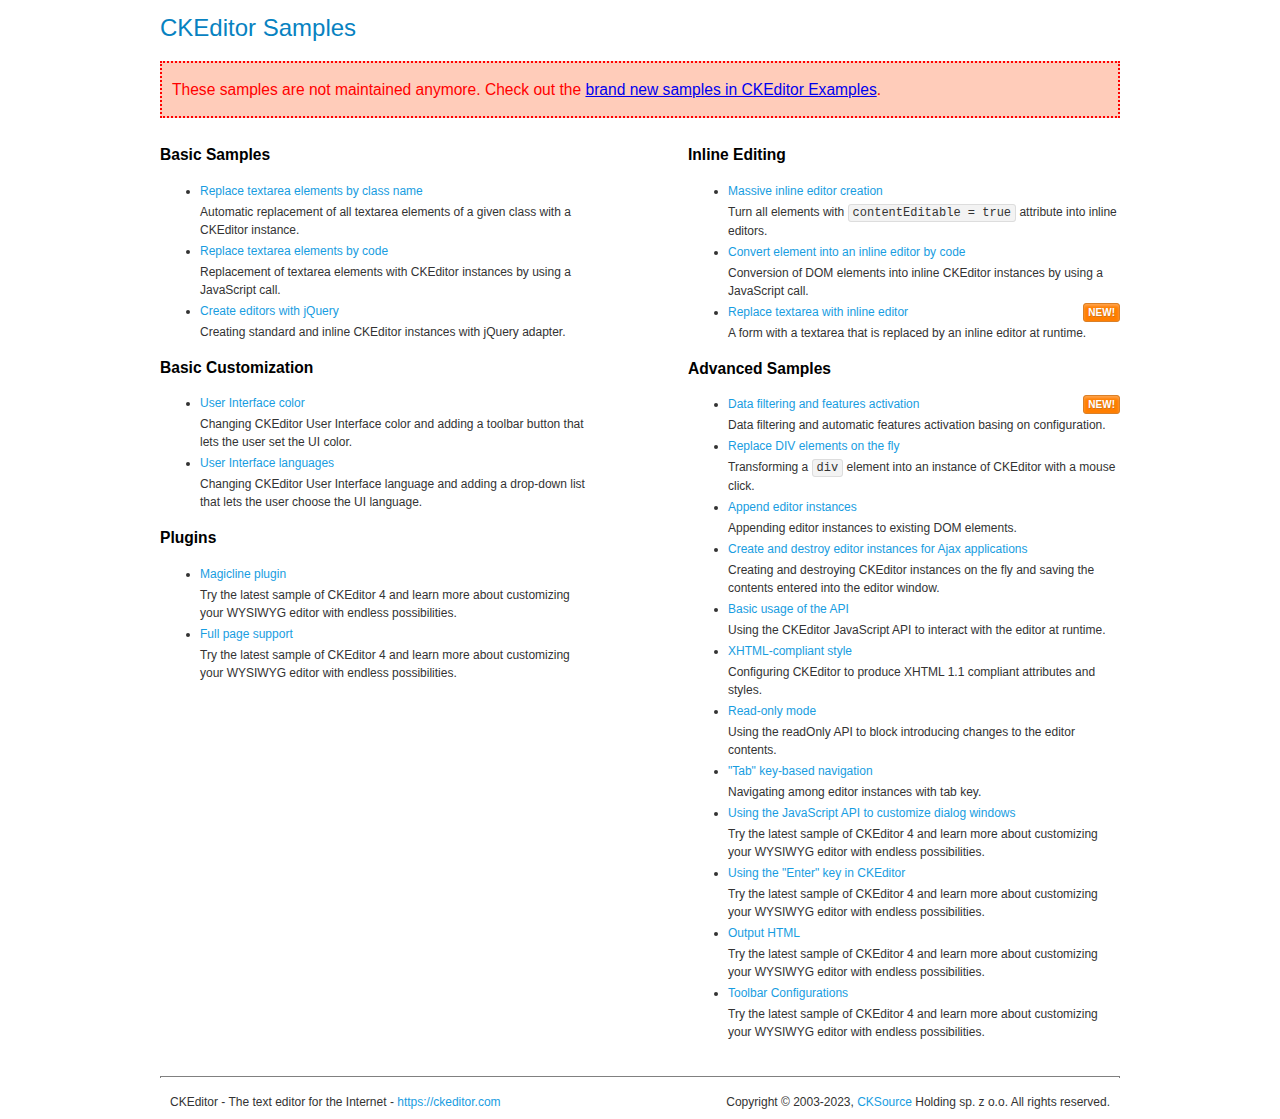
<file: app/ckeditor_4/samples/old/index.html>
<!DOCTYPE html>
<!--
Copyright (c) 2003-2023, CKSource Holding sp. z o.o. All rights reserved.
For licensing, see LICENSE.md or https://ckeditor.com/legal/ckeditor-oss-license
-->
<html lang="en">
<head>
	<meta charset="utf-8">
	<title>CKEditor Samples</title>
	<link rel="stylesheet" href="sample.css">
	<meta name="description" content="Try the latest sample of CKEditor 4 and learn more about customizing your WYSIWYG editor with endless possibilities.">
</head>
<body>
	<h1 class="samples">
		CKEditor Samples
	</h1>
	<div class="warning deprecated">
		These samples are not maintained anymore. Check out the <a href="https://ckeditor.com/docs/ckeditor4/latest/examples/index.html">brand new samples in CKEditor Examples</a>.
	</div>
	<div class="twoColumns">
		<div class="twoColumnsLeft">
			<h2 class="samples">
				Basic Samples
			</h2>
			<dl class="samples">
				<dt><a class="samples" href="replacebyclass.html">Replace textarea elements by class name</a></dt>
				<dd>Automatic replacement of all textarea elements of a given class with a CKEditor instance.</dd>

				<dt><a class="samples" href="replacebycode.html">Replace textarea elements by code</a></dt>
				<dd>Replacement of textarea elements with CKEditor instances by using a JavaScript call.</dd>

				<dt><a class="samples" href="jquery.html">Create editors with jQuery</a></dt>
				<dd>Creating standard and inline CKEditor instances with jQuery adapter.</dd>
			</dl>

			<h2 class="samples">
				Basic Customization
			</h2>
			<dl class="samples">
				<dt><a class="samples" href="uicolor.html">User Interface color</a></dt>
				<dd>Changing CKEditor User Interface color and adding a toolbar button that lets the user set the UI color.</dd>

				<dt><a class="samples" href="uilanguages.html">User Interface languages</a></dt>
				<dd>Changing CKEditor User Interface language and adding a drop-down list that lets the user choose the UI language.</dd>
			</dl>


			<h2 class="samples">Plugins</h2>
<dl class="samples">
<dt><a class="samples" href="magicline/magicline.html">Magicline plugin</a></dt>
<dd>Try the latest sample of CKEditor 4 and learn more about customizing your WYSIWYG editor with endless possibilities.</dd>

<dt><a class="samples" href="wysiwygarea/fullpage.html">Full page support</a></dt>
<dd>Try the latest sample of CKEditor 4 and learn more about customizing your WYSIWYG editor with endless possibilities.</dd>
</dl>
		</div>
		<div class="twoColumnsRight">
			<h2 class="samples">
				Inline Editing
			</h2>
			<dl class="samples">
				<dt><a class="samples" href="inlineall.html">Massive inline editor creation</a></dt>
				<dd>Turn all elements with <code>contentEditable = true</code> attribute into inline editors.</dd>

				<dt><a class="samples" href="inlinebycode.html">Convert element into an inline editor by code</a></dt>
				<dd>Conversion of DOM elements into inline CKEditor instances by using a JavaScript call.</dd>

				<dt><a class="samples" href="inlinetextarea.html">Replace textarea with inline editor</a> <span class="new">New!</span></dt>
				<dd>A form with a textarea that is replaced by an inline editor at runtime.</dd>

				
			</dl>

			<h2 class="samples">
				Advanced Samples
			</h2>
			<dl class="samples">
				<dt><a class="samples" href="datafiltering.html">Data filtering and features activation</a> <span class="new">New!</span></dt>
				<dd>Data filtering and automatic features activation basing on configuration.</dd>

				<dt><a class="samples" href="divreplace.html">Replace DIV elements on the fly</a></dt>
				<dd>Transforming a <code>div</code> element into an instance of CKEditor with a mouse click.</dd>

				<dt><a class="samples" href="appendto.html">Append editor instances</a></dt>
				<dd>Appending editor instances to existing DOM elements.</dd>

				<dt><a class="samples" href="ajax.html">Create and destroy editor instances for Ajax applications</a></dt>
				<dd>Creating and destroying CKEditor instances on the fly and saving the contents entered into the editor window.</dd>

				<dt><a class="samples" href="api.html">Basic usage of the API</a></dt>
				<dd>Using the CKEditor JavaScript API to interact with the editor at runtime.</dd>

				<dt><a class="samples" href="xhtmlstyle.html">XHTML-compliant style</a></dt>
				<dd>Configuring CKEditor to produce XHTML 1.1 compliant attributes and styles.</dd>

				<dt><a class="samples" href="readonly.html">Read-only mode</a></dt>
				<dd>Using the readOnly API to block introducing changes to the editor contents.</dd>

				<dt><a class="samples" href="tabindex.html">"Tab" key-based navigation</a></dt>
				<dd>Navigating among editor instances with tab key.</dd>


				
<dt><a class="samples" href="dialog/dialog.html">Using the JavaScript API to customize dialog windows</a></dt>
<dd>Try the latest sample of CKEditor 4 and learn more about customizing your WYSIWYG editor with endless possibilities.</dd>

<dt><a class="samples" href="enterkey/enterkey.html">Using the &quot;Enter&quot; key in CKEditor</a></dt>
<dd>Try the latest sample of CKEditor 4 and learn more about customizing your WYSIWYG editor with endless possibilities.</dd>

<dt><a class="samples" href="htmlwriter/outputhtml.html">Output HTML</a></dt>
<dd>Try the latest sample of CKEditor 4 and learn more about customizing your WYSIWYG editor with endless possibilities.</dd>

<dt><a class="samples" href="toolbar/toolbar.html">Toolbar Configurations</a></dt>
<dd>Try the latest sample of CKEditor 4 and learn more about customizing your WYSIWYG editor with endless possibilities.</dd>

			</dl>
		</div>
	</div>
	<div id="footer">
		<hr>
		<p>
			CKEditor - The text editor for the Internet - <a class="samples" href="https://ckeditor.com/">https://ckeditor.com</a>
		</p>
		<p id="copy">
			Copyright &copy; 2003-2023, <a class="samples" href="https://cksource.com/">CKSource</a> Holding sp. z o.o. All rights reserved.
		</p>
	</div>
</body>
</html>
</file>
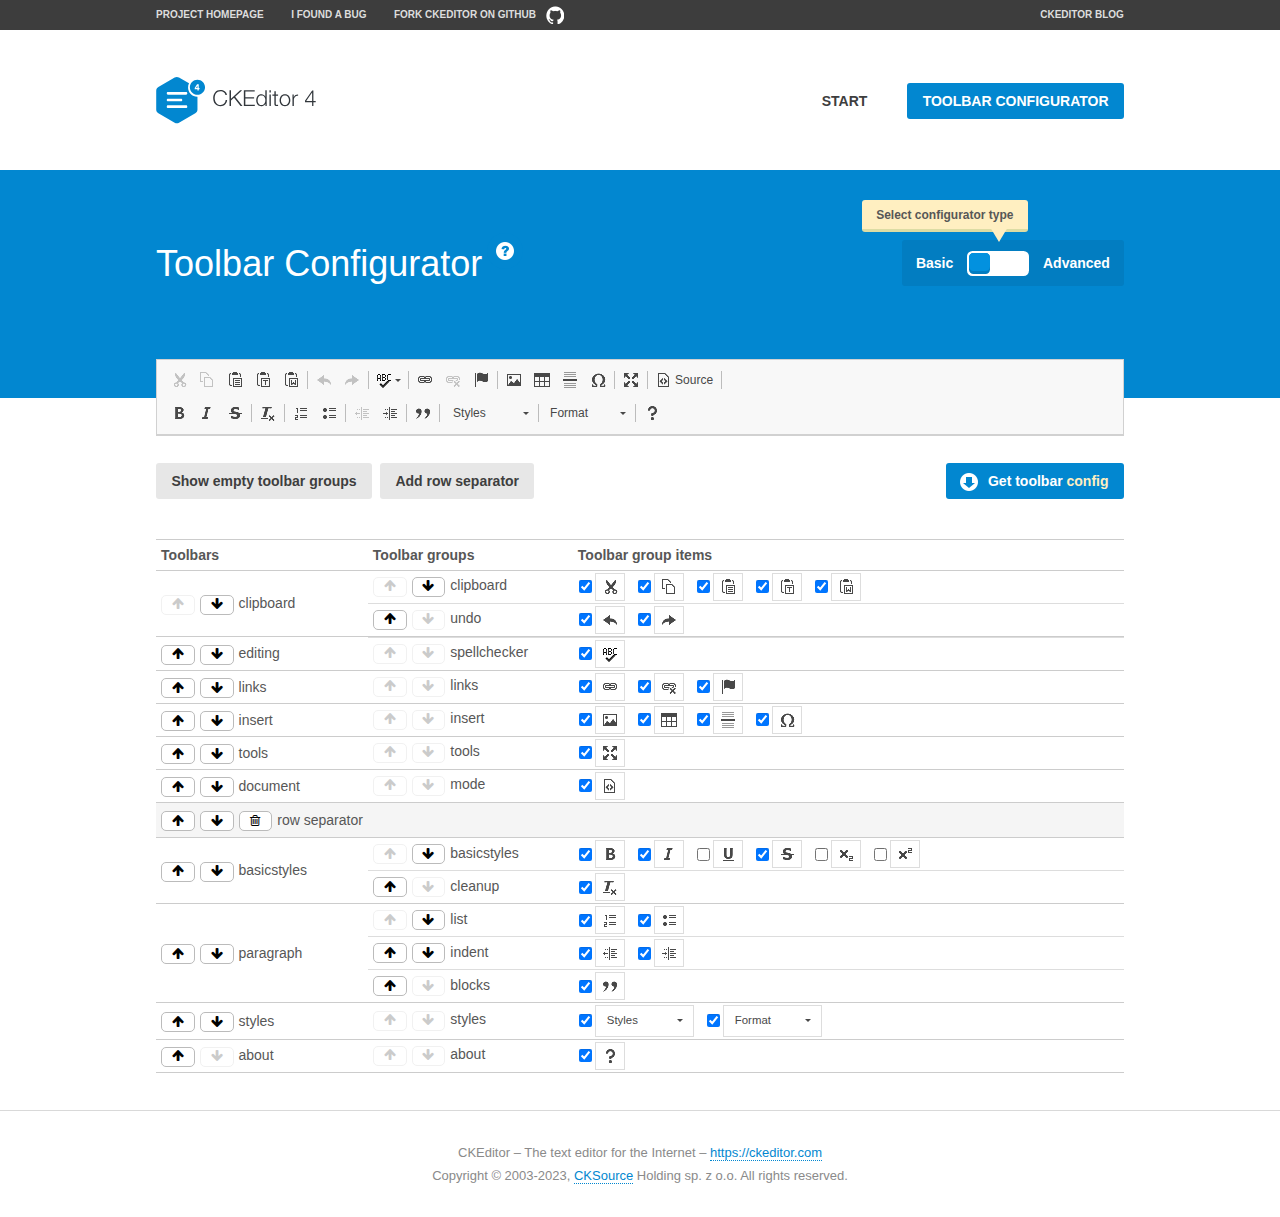
<file: app/ckeditor_4/samples/toolbarconfigurator/index.html>
<!DOCTYPE html>
<!--
Copyright (c) 2003-2023, CKSource Holding sp. z o.o. All rights reserved.
For licensing, see LICENSE.md or https://ckeditor.com/legal/ckeditor-oss-license
-->
<!--[if IE 8]><html class="ie8"><![endif]-->
<!--[if gt IE 8]><html><![endif]-->
<!--[if !IE]><!--><html lang="en"><!--<![endif]-->
<head>
	<meta charset="utf-8">
	<title>Toolbar Configurator</title>
	<script src="../../ckeditor.js"></script>
	<script>
		if ( CKEDITOR.env.ie && CKEDITOR.env.version < 9 )
			CKEDITOR.tools.enableHtml5Elements( document );
	</script>
	<link rel="stylesheet" href="lib/codemirror/codemirror.css">
	<link rel="stylesheet" href="lib/codemirror/show-hint.css">
	<link rel="stylesheet" href="lib/codemirror/neo.css">
	<link rel="stylesheet" href="css/fontello.css">
	<link rel="stylesheet" href="../css/samples.css">
	<meta name="description" content="Try the latest sample of CKEditor 4 and learn more about customizing your WYSIWYG editor with endless possibilities.">
</head>
<body id="toolbar">

<nav class="navigation-a">
	<div class="grid-container">
		<ul class="navigation-a-left grid-width-70">
			<li><a href="https://ckeditor.com/ckeditor-4/">Project Homepage</a></li>
			<li><a href="https://github.com/ckeditor/ckeditor4/issues">I found a bug</a></li>
			<li><a href="https://github.com/ckeditor/ckeditor4" class="icon-pos-right icon-navigation-a-github">Fork CKEditor on GitHub</a></li>
		</ul>
		<ul class="navigation-a-right grid-width-30">
			<li><a href="https://ckeditor.com/blog/">CKEditor Blog</a></li>
		</ul>
	</div>
</nav>

<header class="header-a">
	<div class="grid-container">
		<h1 class="header-a-logo grid-width-30">
			<a href="../index.html"><img src="../img/logo.svg" onerror="this.src='../img/logo.png'; this.onerror=null;" alt="CKEditor Logo"></a>
		</h1>
		<nav class="navigation-b grid-width-70">
			<ul>
				<li><a href="../index.html"  class="button-a">Start</a></li>
				<li><a href="index.html"  class="button-a button-a-background">Toolbar configurator</a></li>
			</ul>
		</nav>
	</div>
</header>

<main>
	<div class="adjoined-top">
		<div class="grid-container">
			<div class="content grid-width-100">
				<div class="grid-container-nested">
					<h1 class="grid-width-60">
						Toolbar Configurator
						<a href="#help-content" type="button" title="Configurator help" id="help" class="button-a button-a-background button-a-no-text icon-pos-left icon-question-mark">Help</a>
					</h1>

					<div class="grid-width-40 grid-switch-magic">
						<div class="switch">
							<span class="balloon-a balloon-a-se">Select configurator type</span>
							<input type="radio" name="radio" data-num="1" id="radio-basic" />
							<input type="radio" name="radio" data-num="2" id="radio-advanced" />
							<label data-for="1" for="radio-basic">Basic</label>
							<span class="switch-inner">
								<span class="handler"></span>
							</span>
							<label data-for="2" for="radio-advanced">Advanced</label>
						</div>
					</div>
				</div>
			</div>
		</div>
	</div>
	<div class="adjoined-bottom">
		<div class="grid-container">
			<div class="grid-width-100">
				<div class="editors-container">
					<div id="editor-basic"></div>
					<div id="editor-advanced"></div>
				</div>
			</div>
		</div>
	</div>

	<div class="grid-container configurator">
		<div class="content grid-width-100">
			<div class="configurator">
				<div>
					<div id="toolbarModifierWrapper"></div>
				</div>
			</div>
		</div>
	</div>

	<div id="help-content">
		<div class="grid-container">
			<div class="grid-width-100">
				<h2>What Am I Doing Here?</h2>

				<div class="grid-container grid-container-nested">
					<div class="basic">
						<div class="grid-width-50">
							<p>Arrange <a href="https://ckeditor.com/docs/ckeditor4/latest/api/CKEDITOR_config.html#cfg-toolbarGroups">toolbar groups</a>, toggle <a href="https://ckeditor.com/docs/ckeditor4/latest/api/CKEDITOR_config.html#cfg-removeButtons">button visibility</a> according to your needs and get your toolbar configuration.</p>
							<p>You can replace the content of the <a href="../../config.js"><code>config.js</code></a> file with the generated configuration. If you already set some configuration options you will need to merge both configurations.</p>
						</div>
						<div class="grid-width-50">
							<p>Read more about different ways of <a href="https://ckeditor.com/docs/ckeditor4/latest/guide/dev_configuration.html">setting configuration</a> and do not forget about <strong>clearing browser cache</strong>.</p>
							<p>Arranging toolbar groups is the recommended way of configuring the toolbar, but if you need more freedom you can use the <a href="#advanced">advanced configurator</a>.</p>
						</div>
					</div>
					<div class="advanced" style="display: none;">
						<div class="grid-width-50">
							<p>With this code editor you can edit your <a href="https://ckeditor.com/docs/ckeditor4/latest/api/CKEDITOR_config.html#cfg-toolbar">toolbar configuration</a> live.</p>
							<p>You can replace the content of the <a href="../../config.js"><code>config.js</code></a> file with the generated configuration. If you already set some configuration options you will need to merge both configurations.</p>
						</div>
						<div class="grid-width-50">
							<p>Read more about different ways of <a href="https://ckeditor.com/docs/ckeditor4/latest/guide/dev_configuration.html">setting configuration</a> and do not forget about <strong>clearing browser cache</strong>.</p>
						</div>
					</div>
				</div>

				<p class="grid-container grid-container-nested">
					<button type="button" class="help-content-close grid-width-100 button-a button-a-background">Got it. Let's play!</button>
				</p>
			</div>
		</div>
	</div>
</main>

<footer class="footer-a grid-container">
	<p class="grid-width-100">
		CKEditor &ndash; The text editor for the Internet &ndash; <a class="samples" href="https://ckeditor.com/">https://ckeditor.com</a>
	</p>
	<p class="grid-width-100" id="copy">
		Copyright &copy; 2003-2023, <a class="samples" href="https://cksource.com/">CKSource</a> Holding sp. z o.o. All rights reserved.
	</p>
</footer>

<script src="lib/codemirror/codemirror.js"></script>
<script src="lib/codemirror/javascript.js"></script>
<script src="lib/codemirror/show-hint.js"></script>

<script src="js/fulltoolbareditor.js"></script>
<script src="js/abstracttoolbarmodifier.js"></script>
<script src="js/toolbarmodifier.js"></script>
<script src="js/toolbartextmodifier.js"></script>
<script src="../js/sf.js"></script>

<script>
	( function() {
		'use strict';

		var mode = ( window.location.hash.substr( 1 ) === 'advanced' ) ? 'advanced' : 'basic',
			configuratorSection = CKEDITOR.document.findOne( 'main > .grid-container.configurator' ),
			basicInstruction = CKEDITOR.document.findOne( '#help-content .basic' ),
			advancedInstruction = CKEDITOR.document.findOne( '#help-content .advanced' ),

			// Configurator mode switcher.
			modeSwitchBasic = CKEDITOR.document.getById( 'radio-basic' ),
			modeSwitchAdvanced = CKEDITOR.document.getById( 'radio-advanced' );

		// Initial setup
		function updateSwitcher() {
			if ( mode === 'advanced' ) {
				modeSwitchAdvanced.$.checked = true;
			} else {
				modeSwitchBasic.$.checked = true;
			}
		}

		updateSwitcher();

		CKEDITOR.document.getWindow().on( 'hashchange', function( e ) {
			var hash = window.location.hash.substr( 1 );
			if ( !( hash === 'advanced' || hash === 'basic' ) ) {
				return;
			}
			mode = hash;
			onToolbarsDone( mode );
		} );

		CKEDITOR.document.getWindow().on( 'resize', function() {
			updateToolbar( ( mode === 'basic' ? toolbarModifier : toolbarTextModifier )[ 'editorInstance' ] );
		} );

		function onRefresh( modifier ) {
			modifier = modifier || this;

			if ( mode === 'basic' && modifier instanceof ToolbarConfigurator.ToolbarTextModifier ) {
				return;
			}

			// CodeMirror container becomes visible, so we need to refresh and to avoid rendering problems.
			if ( mode === 'advanced' && modifier instanceof ToolbarConfigurator.ToolbarTextModifier ) {
				modifier.codeContainer.refresh();
			}

			updateToolbar( modifier.editorInstance );
		}

		function updateToolbar( editor ) {
			var editorContainer = editor.container;

			// Not always editor is loaded.
			if ( !editorContainer ) {
				return;
			}

			var displayStyle = editorContainer.getStyle( 'display' );

			editorContainer.setStyle( 'display', 'block' );

			var newHeight = editorContainer.getSize( 'height' );

			var newMarginTop = parseInt( editorContainer.getComputedStyle( 'margin-top' ), 10 );
			newMarginTop = ( isNaN( newMarginTop ) ? 0 : Number( newMarginTop ) );

			var newMarginBottom = parseInt( editorContainer.getComputedStyle( 'margin-bottom' ), 10 );
			newMarginBottom = ( isNaN( newMarginBottom ) ? 0 : Number( newMarginBottom ) );

			var result = newHeight + newMarginTop + newMarginBottom;

			editorContainer.setStyle( 'display', displayStyle );

			editor.container.getAscendant( 'div' ).setStyle( 'height', result + 'px' );
		}

		var toolbarModifier = new ToolbarConfigurator.ToolbarModifier( 'editor-basic' );

		var done = 0;
		toolbarModifier.init( onToolbarInit );
		toolbarModifier.onRefresh = onRefresh;

		CKEDITOR.document.getById( 'toolbarModifierWrapper' ).append( toolbarModifier.mainContainer );

		var toolbarTextModifier = new ToolbarConfigurator.ToolbarTextModifier( 'editor-advanced' );
		toolbarTextModifier.init( onToolbarInit );
		toolbarTextModifier.onRefresh = onRefresh;

		function onToolbarInit() {
			if ( ++done === 2 ) {
				onToolbarsDone();

				positionSticky.watch( CKEDITOR.document.findOne( '.toolbar' ), function() {
					return mode === 'advanced';
				} );
			}
		}

		function onToolbarsDone() {
			if ( mode === 'basic' ) {
				toggleModeBasic( false );
			} else {
				toggleModeAdvanced( false );
			}

			updateSwitcher();

			setTimeout( function() {
				CKEDITOR.document.findOne( '.editors-container' ).addClass( 'active' );
				CKEDITOR.document.findOne( '#toolbarModifierWrapper' ).addClass( 'active' );
			}, 200 );
		}

		CKEDITOR.document.getById( 'toolbarModifierWrapper' ).append( toolbarTextModifier.mainContainer );

		function toogleModeSwitch( onElement, offElement, onModifier, offModifier ) {
			onElement.addClass( 'fancy-button-active' );
			offElement.removeClass( 'fancy-button-active' );

			onModifier.showUI();
			offModifier.hideUI();
		}

		function toggleModeBasic( callOnRefresh ) {
			callOnRefresh = ( callOnRefresh !== false );
			mode = 'basic';
			window.location.hash = '#basic';
			toogleModeSwitch( modeSwitchBasic, modeSwitchAdvanced, toolbarModifier, toolbarTextModifier );

			configuratorSection.removeClass( 'freed-width' );
			basicInstruction.show();
			advancedInstruction.hide();

			callOnRefresh && onRefresh( toolbarModifier );
		}

		function toggleModeAdvanced( callOnRefresh ) {
			callOnRefresh = ( callOnRefresh !== false );
			mode = 'advanced';
			window.location.hash = '#advanced';
			toogleModeSwitch( modeSwitchAdvanced, modeSwitchBasic, toolbarTextModifier, toolbarModifier );

			configuratorSection.addClass( 'freed-width' );
			advancedInstruction.show();
			basicInstruction.hide();

			callOnRefresh && onRefresh( toolbarTextModifier );
		}

		modeSwitchBasic.on( 'click', toggleModeBasic );
		modeSwitchAdvanced.on( 'click', toggleModeAdvanced );

		//
		// Position:sticky for the toolbar.
		//

		// Will make elements behave like they were styled with position:sticky.
		var positionSticky = {
			// Store object: {
			// 		element: CKEDITOR.dom.element, // Element which will float.
			// 		placeholder: CKEDITOR.dom.element, // Placeholder which is place to prevent page bounce.
			// 		isFixed: boolean // Whether element float now.
			// }
			watched: [],

			active: [],

			staticContainer: null,

			init: function() {
				var element = CKEDITOR.dom.element.createFromHtml(
					'<div class="staticContainer">' +
						'<div class="grid-container" >' +
							'<div class="grid-width-100">' +
								'<div class="inner"></div>' +
							'</div>' +
						'</div>' +
					'</div>' );

				this.staticContainer = element.findOne( '.inner' );

				CKEDITOR.document.getBody().append( element );
			},

			watch: function( element, preventFunc ) {
				this.watched.push( {
					element: element,
					placeholder: new CKEDITOR.dom.element( 'div' ),
					isFixed: false,
					preventFunc: preventFunc
				} );
			},

			checkAll: function() {
				for ( var i = 0; i < this.watched.length; i++ ) {
					this.check( this.watched[ i ] );
				}
			},

			check: function( element ) {
				var isFixed = element.isFixed;
				var shouldBeFixed = this.shouldBeFixed( element );

				// Nothing to be done.
				if ( isFixed === shouldBeFixed ) {
					return;
				}

				var placeholder = element.placeholder;

				if ( isFixed ) {
					// Unfixing.

					element.element.insertBefore( placeholder );
					placeholder.remove();

					element.element.removeStyle( 'margin' );

					this.active.splice( CKEDITOR.tools.indexOf( this.active, element ), 1 );

				} else {
					// Fixing.
					placeholder.setStyle( 'width', element.element.getSize( 'width' ) + 'px' );
					placeholder.setStyle( 'height', element.element.getSize( 'height' ) + 'px' );
					placeholder.setStyle( 'margin-bottom', element.element.getComputedStyle( 'margin-bottom' ) );
					placeholder.setStyle( 'display', element.element.getComputedStyle( 'display' ) );
					placeholder.insertAfter( element.element );

					this.staticContainer.append( element.element );

					this.active.push( element );
				}

				element.isFixed = !element.isFixed;
			},

			shouldBeFixed: function( element ) {
				if ( element.preventFunc && element.preventFunc() ) {
					return false;
				}

				// If element is already fixed we are checking it's placeholder.
				var related = ( element.isFixed ? element.placeholder : element.element ),
					clientRect = related.$.getBoundingClientRect(),
					staticHeight = this.staticContainer.getSize('height' ),
					elemHeight = element.element.getSize( 'height' );

				if ( element.isFixed ) {
					return ( clientRect.top + elemHeight < staticHeight );
				} else {
					return ( clientRect.top < staticHeight );
				}
			}
		};

		positionSticky.init();

		CKEDITOR.document.getWindow().on( 'scroll',
			CKEDITOR.tools.eventsBuffer( 100, positionSticky.checkAll, positionSticky ).input
		);

		// Make the toolbar sticky.
		positionSticky.watch( CKEDITOR.document.findOne( '.editors-container' ) );

		// Help button and help-content.
		( function() {
			var helpButton = CKEDITOR.document.getById( 'help' ),
				helpContent = CKEDITOR.document.getById( 'help-content' );

			// Don't show help button on IE8 because it's unsupported by Pico Modal.
			if ( CKEDITOR.env.ie && CKEDITOR.env.version == 8 ) {
				helpButton.hide();
			} else {
				// Display help modal when the button is clicked.
				helpButton.on( 'click', function( evt ) {
					SF.modal( {
						// Clone modal content from DOM.
						content: helpContent.getHtml(),

						afterCreate: function( modal ) {
							// Enable modal content button to close the modal.
							new CKEDITOR.dom.element( modal.modalElem() ).findOne( '.help-content-close' ).once( 'click', modal.close );
						}
					} ).show();
				} );
			}
		} )();
	} )();
</script>
</body>
</html>
</file>
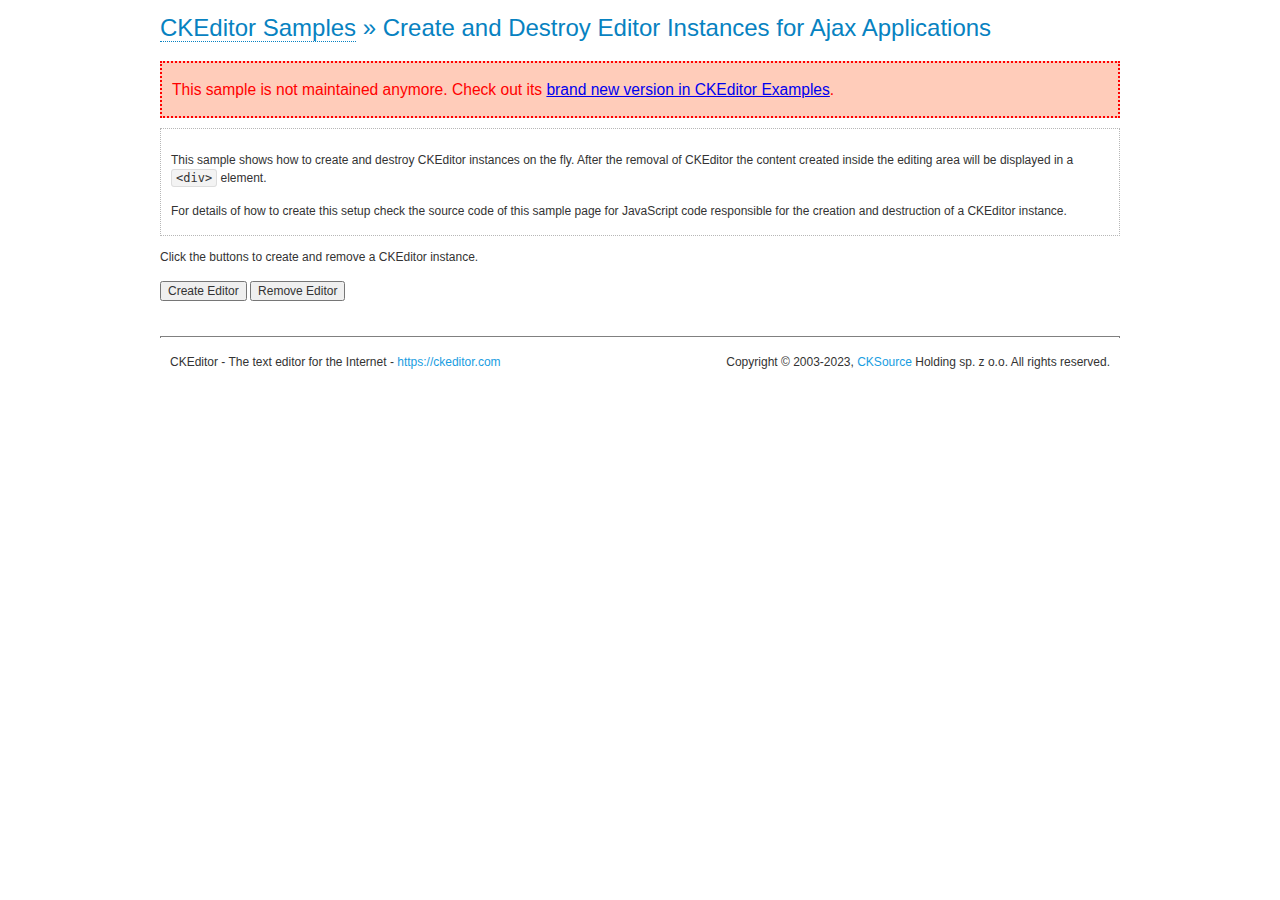
<file: app/ckeditor_4/samples/old/ajax.html>
<!DOCTYPE html>
<!--
Copyright (c) 2003-2023, CKSource Holding sp. z o.o. All rights reserved.
For licensing, see LICENSE.md or https://ckeditor.com/legal/ckeditor-oss-license
-->
<html lang="en">
<head>
	<meta charset="utf-8">
	<title>Ajax &mdash; CKEditor Sample</title>
	<script src="../../ckeditor.js"></script>
	<link rel="stylesheet" href="sample.css">
	<meta name="description" content="Try the latest sample of CKEditor 4 and learn more about customizing your WYSIWYG editor with endless possibilities.">
	<script>

		var editor, html = '';

		function createEditor() {
			if ( editor )
				return;

			// Create a new editor inside the <div id="editor">, setting its value to html
			var config = {};
			editor = CKEDITOR.appendTo( 'editor', config, html );
		}

		function removeEditor() {
			if ( !editor )
				return;

			// Retrieve the editor contents. In an Ajax application, this data would be
			// sent to the server or used in any other way.
			document.getElementById( 'editorcontents' ).innerHTML = html = editor.getData();
			document.getElementById( 'contents' ).style.display = '';

			// Destroy the editor.
			editor.destroy();
			editor = null;
		}

	</script>
</head>
<body>
	<h1 class="samples">
		<a href="index.html">CKEditor Samples</a> &raquo; Create and Destroy Editor Instances for Ajax Applications
	</h1>
	<div class="warning deprecated">
		This sample is not maintained anymore. Check out its <a href="https://ckeditor.com/docs/ckeditor4/latest/examples/saveajax.html">brand new version in CKEditor Examples</a>.
	</div>
	<div class="description">
		<p>
			This sample shows how to create and destroy CKEditor instances on the fly. After the removal of CKEditor the content created inside the editing
			area will be displayed in a <code>&lt;div&gt;</code> element.
		</p>
		<p>
			For details of how to create this setup check the source code of this sample page
			for JavaScript code responsible for the creation and destruction of a CKEditor instance.
		</p>
	</div>
	<p>Click the buttons to create and remove a CKEditor instance.</p>
	<p>
		<input onclick="createEditor();" type="button" value="Create Editor">
		<input onclick="removeEditor();" type="button" value="Remove Editor">
	</p>
	<!-- This div will hold the editor. -->
	<div id="editor">
	</div>
	<div id="contents" style="display: none">
		<p>
			Edited Contents:
		</p>
		<!-- This div will be used to display the editor contents. -->
		<div id="editorcontents">
		</div>
	</div>
	<div id="footer">
		<hr>
		<p>
			CKEditor - The text editor for the Internet - <a class="samples" href="https://ckeditor.com/">https://ckeditor.com</a>
		</p>
		<p id="copy">
			Copyright &copy; 2003-2023, <a class="samples" href="https://cksource.com/">CKSource</a> Holding sp. z o.o. All rights reserved.
		</p>
	</div>
</body>
</html>
</file>
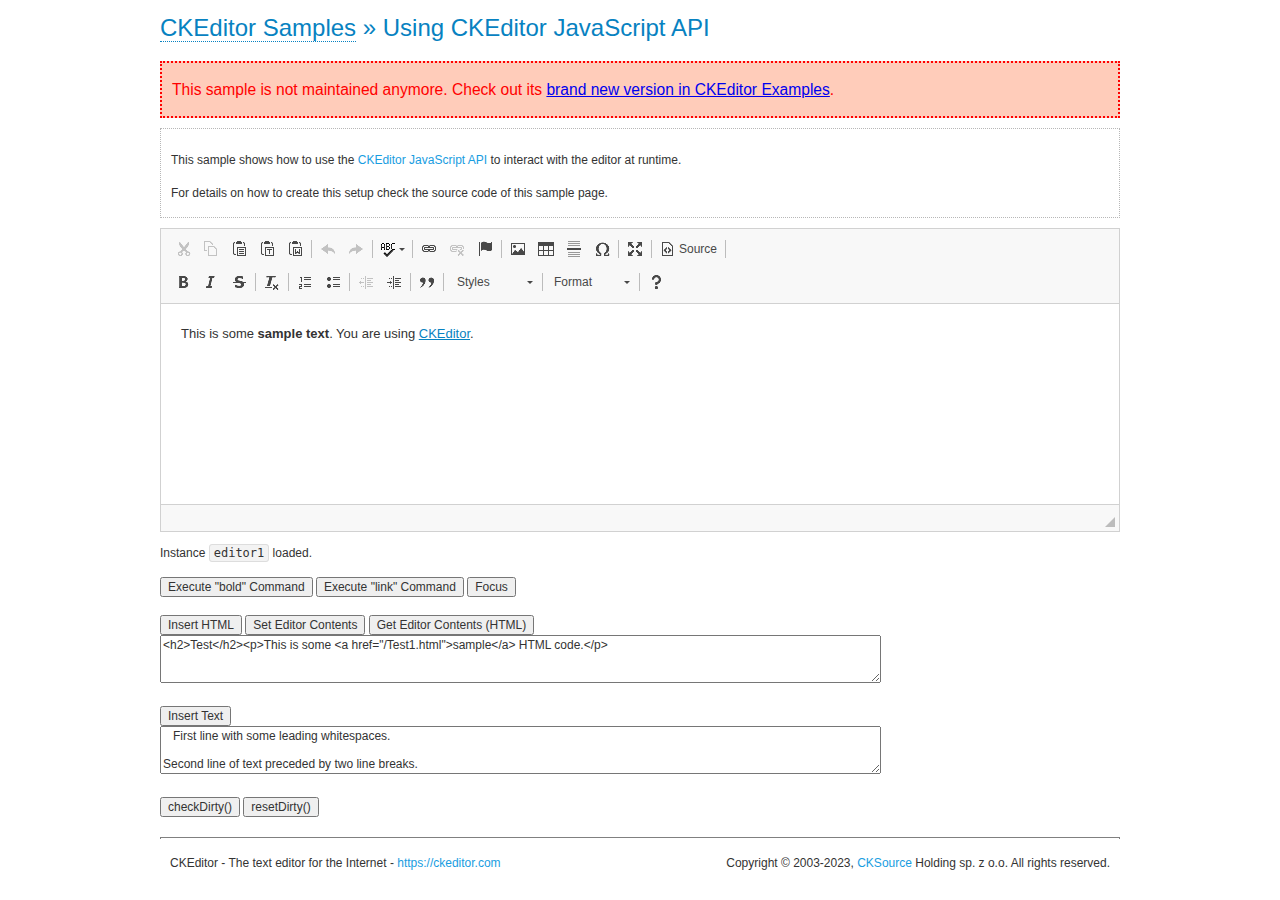
<file: app/ckeditor_4/samples/old/api.html>
<!DOCTYPE html>
<!--
Copyright (c) 2003-2023, CKSource Holding sp. z o.o. All rights reserved.
For licensing, see LICENSE.md or https://ckeditor.com/legal/ckeditor-oss-license
-->
<html lang="en">
<head>
	<meta charset="utf-8">
	<title>API Usage &mdash; CKEditor Sample</title>
	<script src="../../ckeditor.js"></script>
	<link href="sample.css" rel="stylesheet">
	<meta name="description" content="Try the latest sample of CKEditor 4 and learn more about customizing your WYSIWYG editor with endless possibilities.">
	<script>

// The instanceReady event is fired, when an instance of CKEditor has finished
// its initialization.
CKEDITOR.on( 'instanceReady', function( ev ) {
	// Show the editor name and description in the browser status bar.
	document.getElementById( 'eMessage' ).innerHTML = 'Instance <code>' + ev.editor.name + '<\/code> loaded.';

	// Show this sample buttons.
	document.getElementById( 'eButtons' ).style.display = 'block';
});

function InsertHTML() {
	// Get the editor instance that we want to interact with.
	var editor = CKEDITOR.instances.editor1;
	var value = document.getElementById( 'htmlArea' ).value;

	// Check the active editing mode.
	if ( editor.mode == 'wysiwyg' )
	{
		// Insert HTML code.
		// https://ckeditor.com/docs/ckeditor4/latest/api/CKEDITOR_editor.html#method-insertHtml
		editor.insertHtml( value );
	}
	else
		alert( 'You must be in WYSIWYG mode!' );
}

function InsertText() {
	// Get the editor instance that we want to interact with.
	var editor = CKEDITOR.instances.editor1;
	var value = document.getElementById( 'txtArea' ).value;

	// Check the active editing mode.
	if ( editor.mode == 'wysiwyg' )
	{
		// Insert as plain text.
		// https://ckeditor.com/docs/ckeditor4/latest/api/CKEDITOR_editor.html#method-insertText
		editor.insertText( value );
	}
	else
		alert( 'You must be in WYSIWYG mode!' );
}

function SetContents() {
	// Get the editor instance that we want to interact with.
	var editor = CKEDITOR.instances.editor1;
	var value = document.getElementById( 'htmlArea' ).value;

	// Set editor contents (replace current contents).
	// https://ckeditor.com/docs/ckeditor4/latest/api/CKEDITOR_editor.html#method-setData
	editor.setData( value );
}

function GetContents() {
	// Get the editor instance that you want to interact with.
	var editor = CKEDITOR.instances.editor1;

	// Get editor contents
	// https://ckeditor.com/docs/ckeditor4/latest/api/CKEDITOR_editor.html#method-getData
	alert( editor.getData() );
}

function ExecuteCommand( commandName ) {
	// Get the editor instance that we want to interact with.
	var editor = CKEDITOR.instances.editor1;

	// Check the active editing mode.
	if ( editor.mode == 'wysiwyg' )
	{
		// Execute the command.
		// https://ckeditor.com/docs/ckeditor4/latest/api/CKEDITOR_editor.html#method-execCommand
		editor.execCommand( commandName );
	}
	else
		alert( 'You must be in WYSIWYG mode!' );
}

function CheckDirty() {
	// Get the editor instance that we want to interact with.
	var editor = CKEDITOR.instances.editor1;
	// Checks whether the current editor contents present changes when compared
	// to the contents loaded into the editor at startup
	// https://ckeditor.com/docs/ckeditor4/latest/api/CKEDITOR_editor.html#method-checkDirty
	alert( editor.checkDirty() );
}

function ResetDirty() {
	// Get the editor instance that we want to interact with.
	var editor = CKEDITOR.instances.editor1;
	// Resets the "dirty state" of the editor (see CheckDirty())
	// https://ckeditor.com/docs/ckeditor4/latest/api/CKEDITOR_editor.html#method-resetDirty
	editor.resetDirty();
	alert( 'The "IsDirty" status has been reset' );
}

function Focus() {
	CKEDITOR.instances.editor1.focus();
}

function onFocus() {
	document.getElementById( 'eMessage' ).innerHTML = '<b>' + this.name + ' is focused </b>';
}

function onBlur() {
	document.getElementById( 'eMessage' ).innerHTML = this.name + ' lost focus';
}

	</script>

</head>
<body>
	<h1 class="samples">
		<a href="index.html">CKEditor Samples</a> &raquo; Using CKEditor JavaScript API
	</h1>
	<div class="warning deprecated">
		This sample is not maintained anymore. Check out its <a href="https://ckeditor.com/docs/ckeditor4/latest/examples/api.html">brand new version in CKEditor Examples</a>.
	</div>
	<div class="description">
	<p>
		This sample shows how to use the
		<a class="samples" href="https://ckeditor.com/docs/ckeditor4/latest/api/CKEDITOR_editor.html">CKEditor JavaScript API</a>
		to interact with the editor at runtime.
	</p>
	<p>
		For details on how to create this setup check the source code of this sample page.
	</p>
	</div>

	<!-- This <div> holds alert messages to be display in the sample page. -->
	<div id="alerts">
		<noscript>
			<p>
				<strong>CKEditor requires JavaScript to run</strong>. In a browser with no JavaScript
				support, like yours, you should still see the contents (HTML data) and you should
				be able to edit it normally, without a rich editor interface.
			</p>
		</noscript>
	</div>
	<form action="../../../samples/sample_posteddata.php" method="post">
		<textarea cols="100" id="editor1" name="editor1" rows="10">&lt;p&gt;This is some &lt;strong&gt;sample text&lt;/strong&gt;. You are using &lt;a href="https://ckeditor.com/"&gt;CKEditor&lt;/a&gt;.&lt;/p&gt;</textarea>

		<script>
			// Replace the <textarea id="editor1"> with an CKEditor instance.
			CKEDITOR.replace( 'editor1', {
				on: {
					focus: onFocus,
					blur: onBlur,

					// Check for availability of corresponding plugins.
					pluginsLoaded: function( evt ) {
						var doc = CKEDITOR.document, ed = evt.editor;
						if ( !ed.getCommand( 'bold' ) )
							doc.getById( 'exec-bold' ).hide();
						if ( !ed.getCommand( 'link' ) )
							doc.getById( 'exec-link' ).hide();
					}
				}
			});
		</script>

		<p id="eMessage">
		</p>

		<div id="eButtons" style="display: none">
			<input id="exec-bold" onclick="ExecuteCommand('bold');" type="button" value="Execute &quot;bold&quot; Command">
			<input id="exec-link" onclick="ExecuteCommand('link');" type="button" value="Execute &quot;link&quot; Command">
			<input onclick="Focus();" type="button" value="Focus">
			<br><br>
			<input onclick="InsertHTML();" type="button" value="Insert HTML">
			<input onclick="SetContents();" type="button" value="Set Editor Contents">
			<input onclick="GetContents();" type="button" value="Get Editor Contents (HTML)">
			<br>
			<textarea cols="100" id="htmlArea" rows="3">&lt;h2&gt;Test&lt;/h2&gt;&lt;p&gt;This is some &lt;a href="/Test1.html"&gt;sample&lt;/a&gt; HTML code.&lt;/p&gt;</textarea>
			<br>
			<br>
			<input onclick="InsertText();" type="button" value="Insert Text">
			<br>
			<textarea cols="100" id="txtArea" rows="3">   First line with some leading whitespaces.

Second line of text preceded by two line breaks.</textarea>
			<br>
			<br>
			<input onclick="CheckDirty();" type="button" value="checkDirty()">
			<input onclick="ResetDirty();" type="button" value="resetDirty()">
		</div>
	</form>
	<div id="footer">
		<hr>
		<p>
			CKEditor - The text editor for the Internet - <a class="samples" href="https://ckeditor.com/">https://ckeditor.com</a>
		</p>
		<p id="copy">
			Copyright &copy; 2003-2023, <a class="samples" href="https://cksource.com/">CKSource</a> Holding sp. z o.o. All rights reserved.
		</p>
	</div>
</body>
</html>
</file>
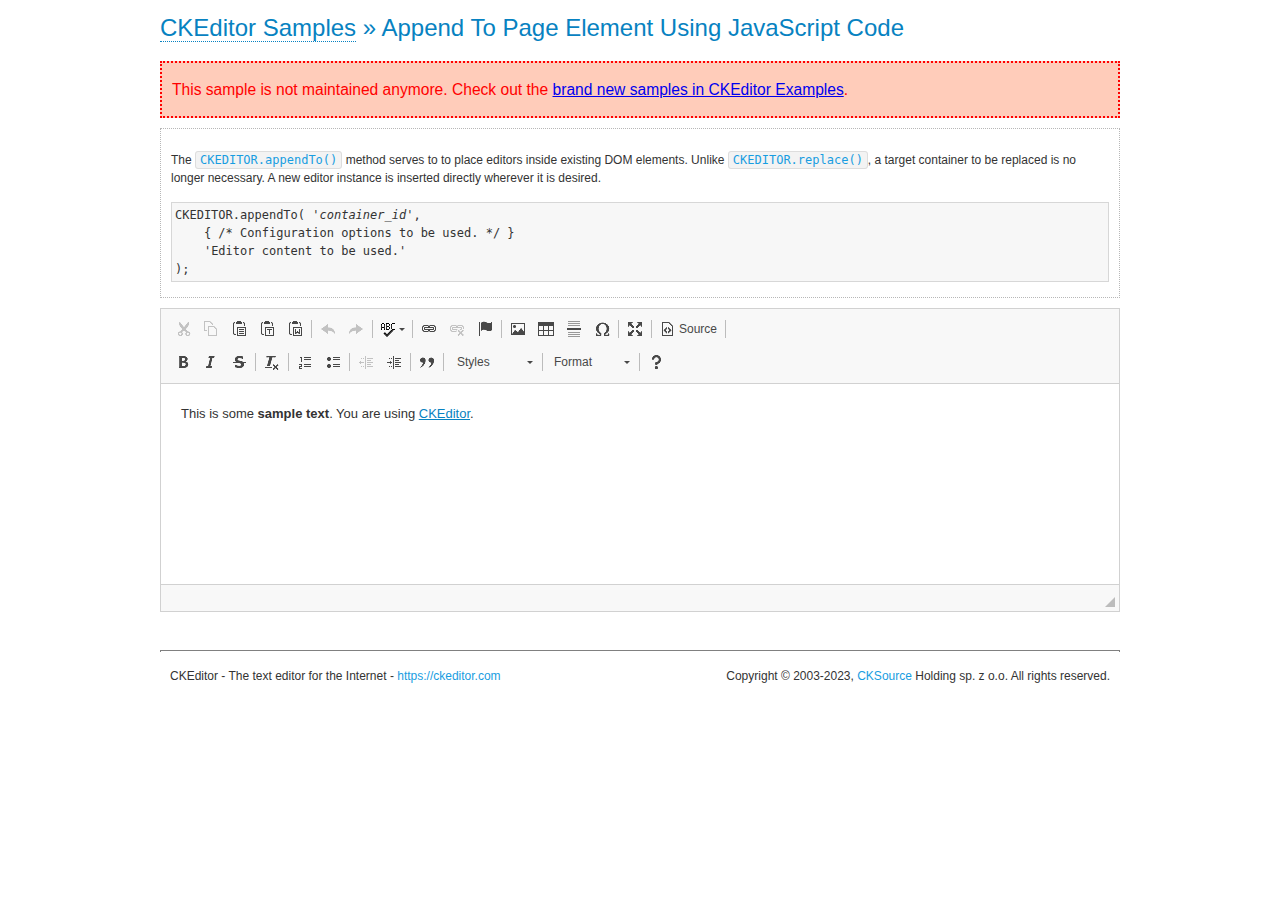
<file: app/ckeditor_4/samples/old/appendto.html>
<!DOCTYPE html>
<!--
Copyright (c) 2003-2023, CKSource Holding sp. z o.o. All rights reserved.
For licensing, see LICENSE.md or https://ckeditor.com/legal/ckeditor-oss-license
-->
<html lang="en">
<head>
	<meta charset="utf-8">
	<title>Append To Page Element Using JavaScript Code &mdash; CKEditor Sample</title>
	<script src="../../ckeditor.js"></script>
	<link rel="stylesheet" href="sample.css">
	<meta name="description" content="Try the latest sample of CKEditor 4 and learn more about customizing your WYSIWYG editor with endless possibilities.">
</head>
<body>
	<h1 class="samples">
		<a href="index.html">CKEditor Samples</a> &raquo; Append To Page Element Using JavaScript Code
	</h1>
	<div class="warning deprecated">
		This sample is not maintained anymore. Check out the <a href="https://ckeditor.com/docs/ckeditor4/latest/examples/index.html">brand new samples in CKEditor Examples</a>.
	</div>
	<div id="section1">
		<div class="description">
			<p>
				The <code><a class="samples" href="https://ckeditor.com/docs/ckeditor4/latest/api/CKEDITOR.html#method-appendTo">CKEDITOR.appendTo()</a></code> method serves to to place editors inside existing DOM elements. Unlike <code><a class="samples" href="https://ckeditor.com/docs/ckeditor4/latest/api/CKEDITOR.html#method-replace">CKEDITOR.replace()</a></code>,
				a target container to be replaced is no longer necessary. A new editor
				instance is inserted directly wherever it is desired.
			</p>
<pre class="samples">CKEDITOR.appendTo( '<em>container_id</em>',
	{ /* Configuration options to be used. */ }
	'Editor content to be used.'
);</pre>
		</div>
		<script>

			// This call can be placed at any point after the
			// DOM element to append CKEditor to or inside the <head><script>
			// in a window.onload event handler.

			// Append a CKEditor instance using the default configuration and the
			// provided content to the <div> element of ID "section1".
			CKEDITOR.appendTo( 'section1',
				null,
				'<p>This is some <strong>sample text</strong>. You are using <a href="https://ckeditor.com/">CKEditor</a>.</p>'
			);

		</script>
	</div>
	<br>
	<div id="footer">
		<hr>
		<p>
			CKEditor - The text editor for the Internet - <a class="samples" href="https://ckeditor.com/">https://ckeditor.com</a>
		</p>
		<p id="copy">
			Copyright &copy; 2003-2023, <a class="samples" href="https://cksource.com/">CKSource</a> Holding sp. z o.o. All rights reserved.
		</p>
	</div>
</body>
</html>
</file>
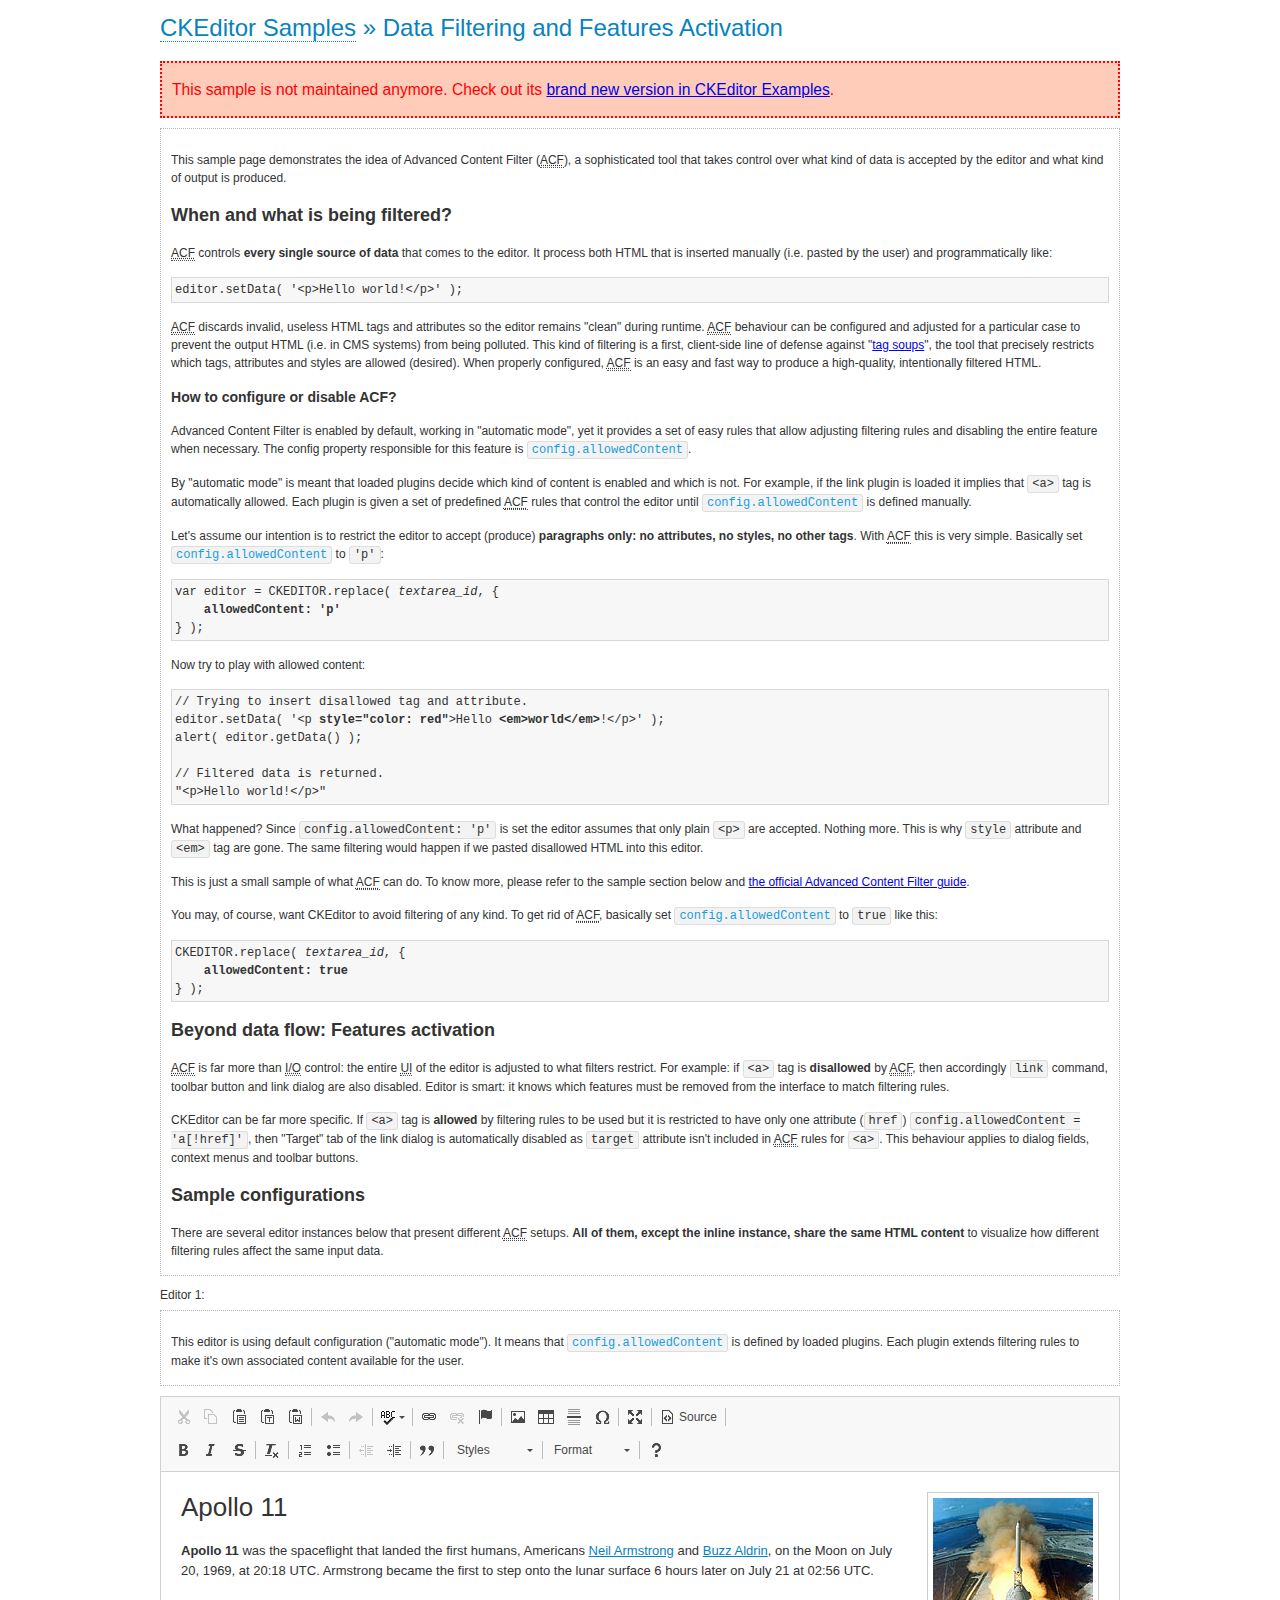
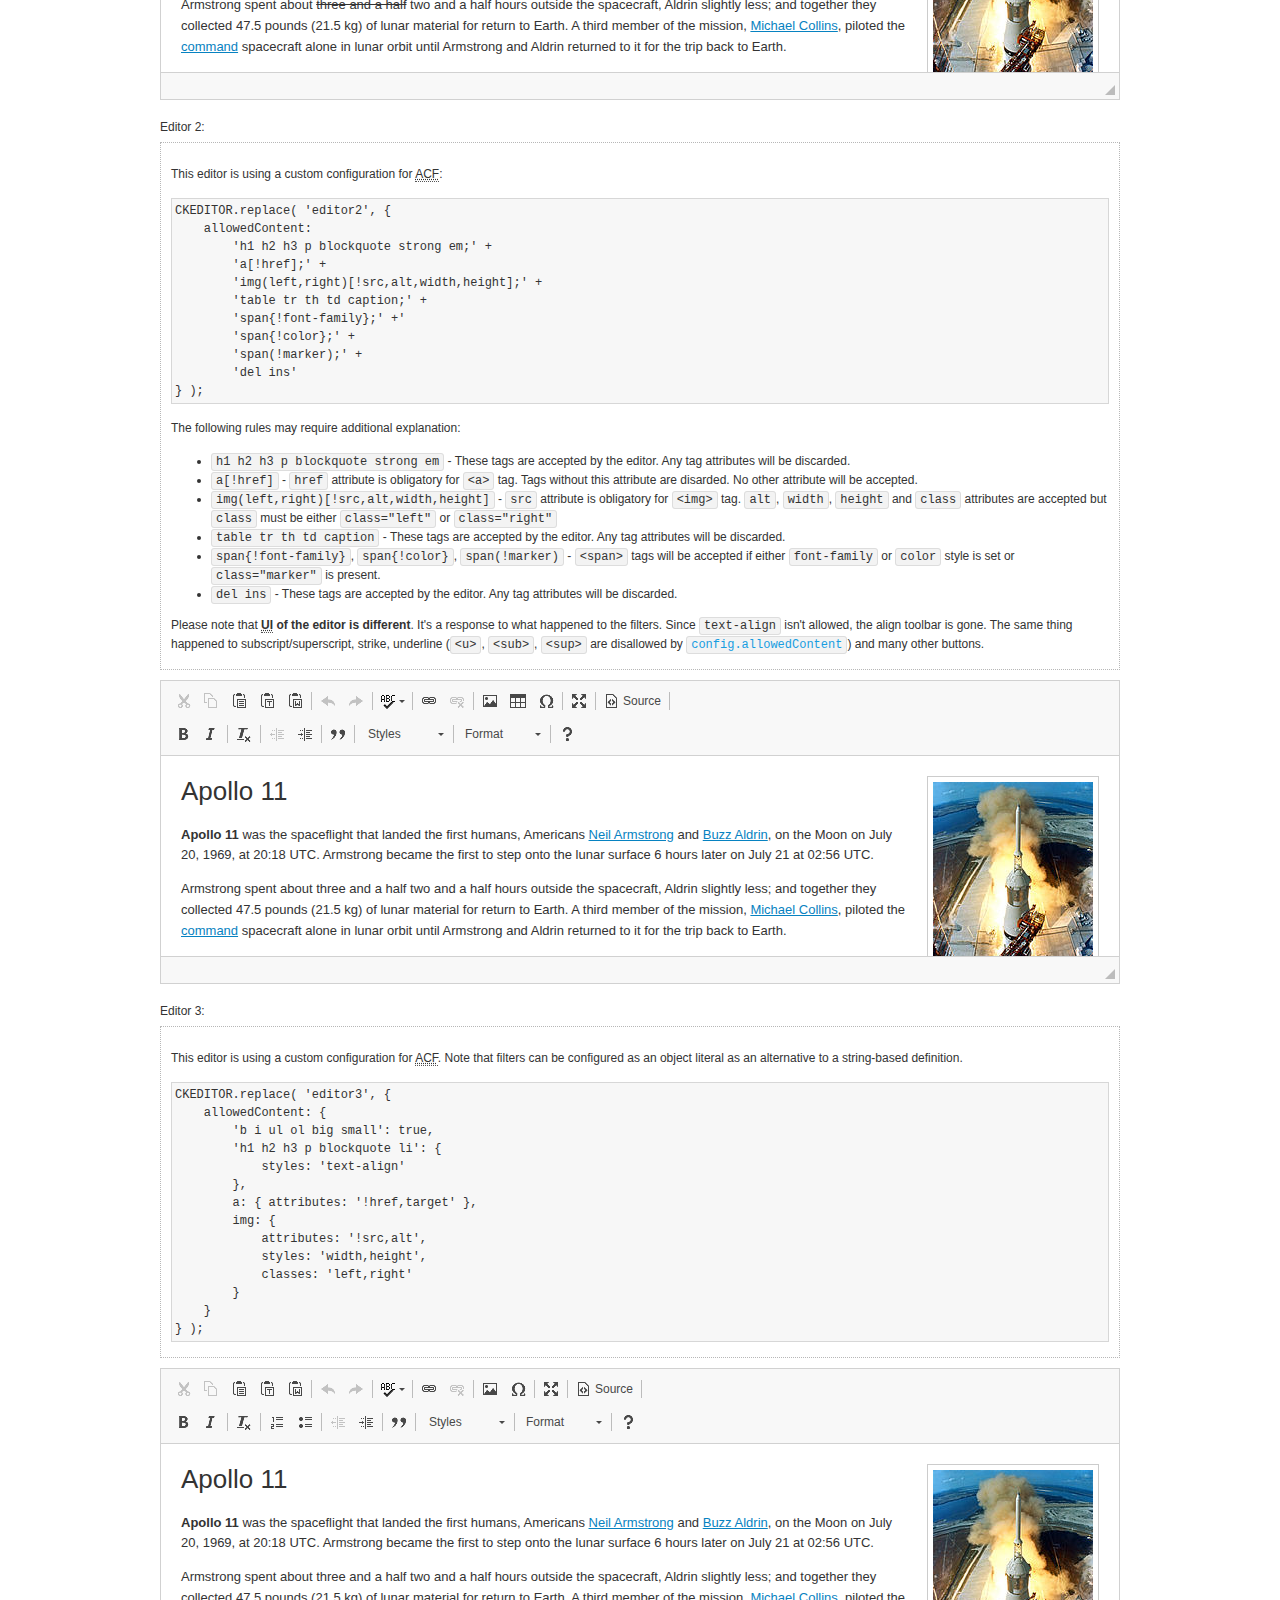
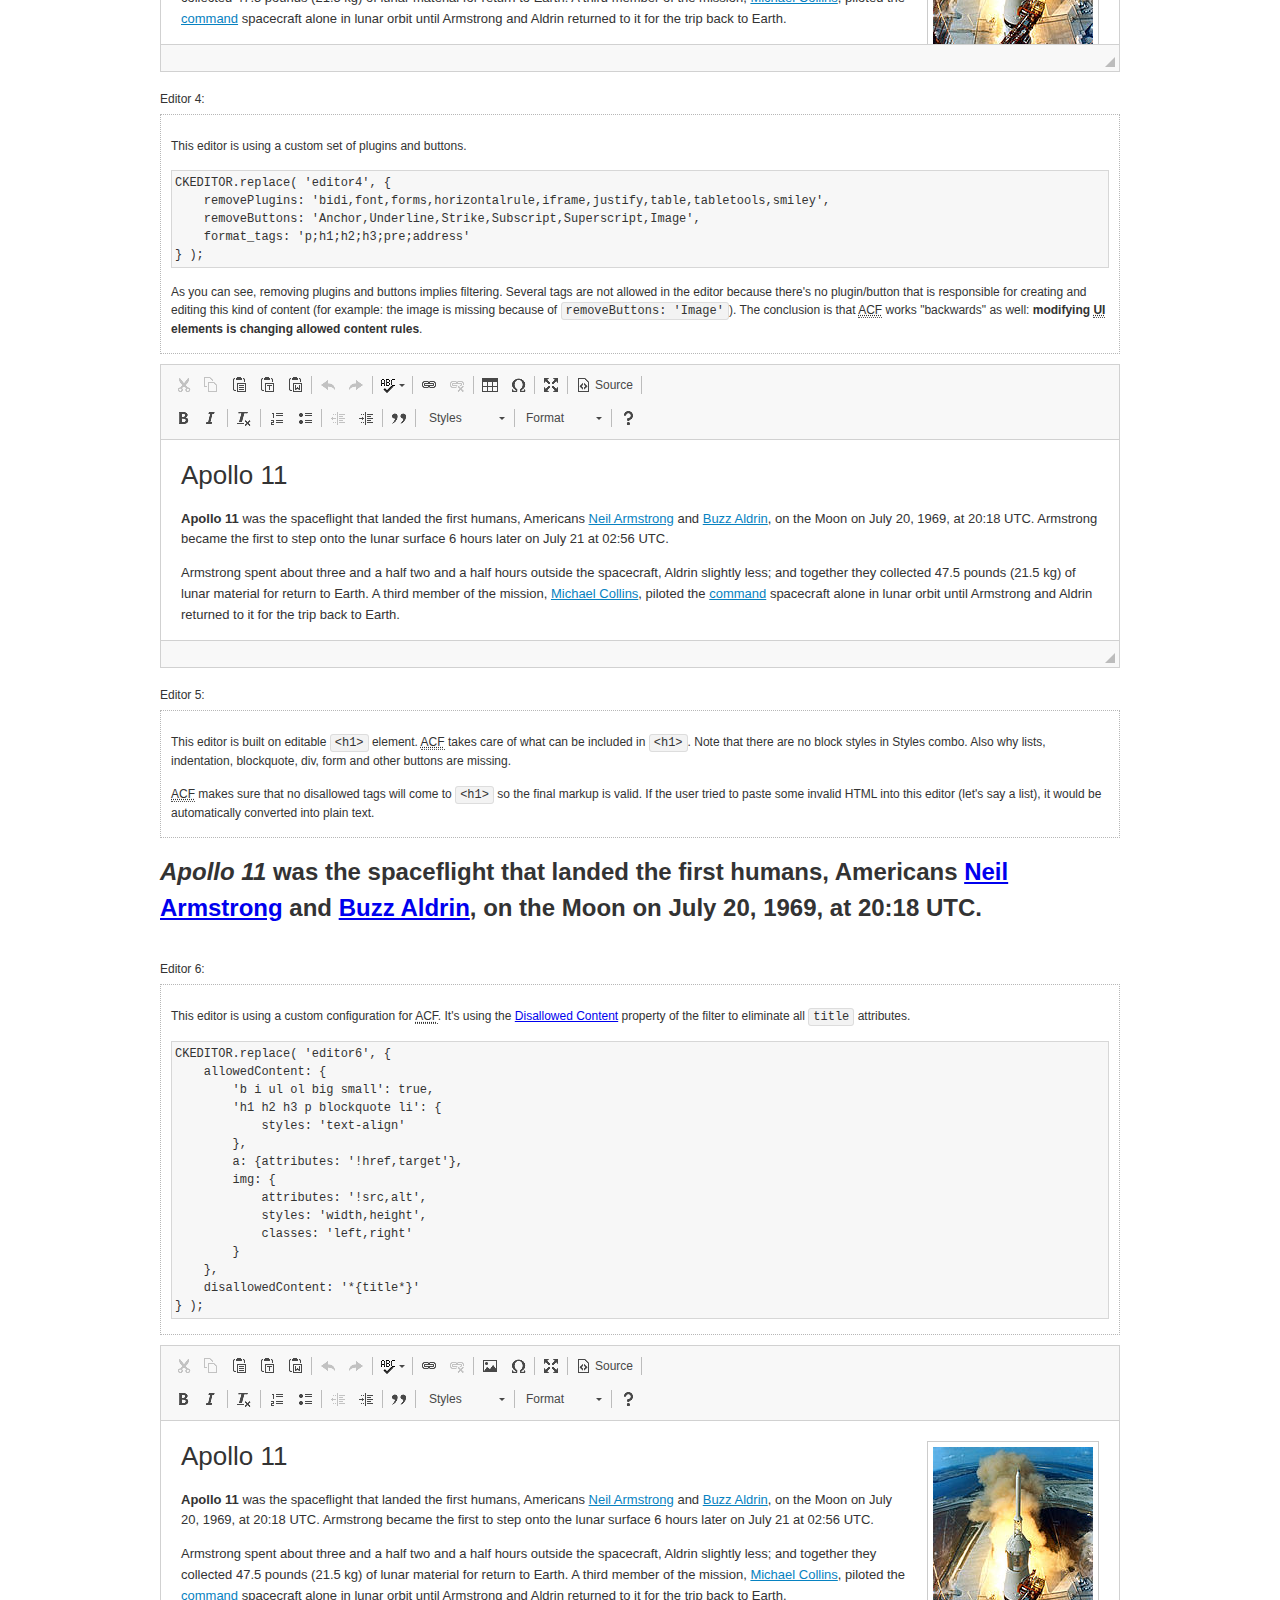
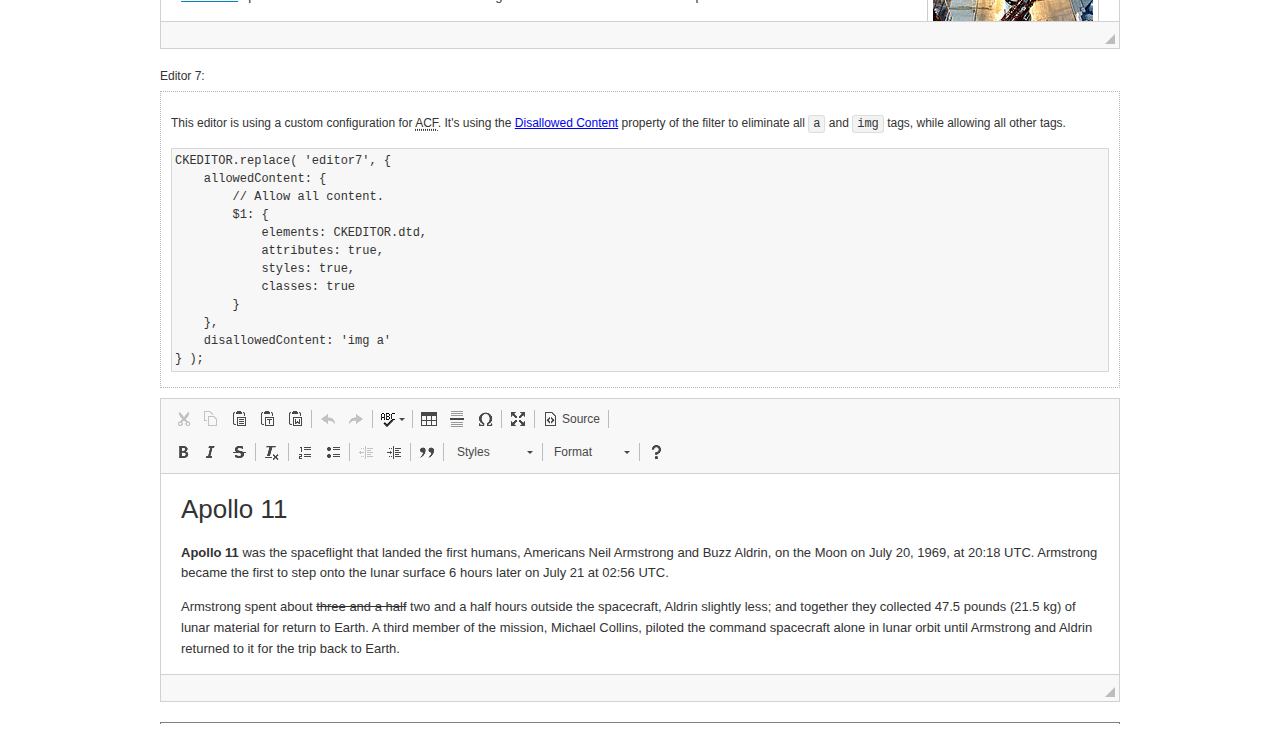
<file: app/ckeditor_4/samples/old/datafiltering.html>
<!DOCTYPE html>
<!--
Copyright (c) 2003-2023, CKSource Holding sp. z o.o. All rights reserved.
For licensing, see LICENSE.md or https://ckeditor.com/legal/ckeditor-oss-license
-->
<html lang="en">
<head>
	<meta charset="utf-8">
	<title>Data Filtering &mdash; CKEditor Sample</title>
	<script src="../../ckeditor.js"></script>
	<link rel="stylesheet" href="sample.css">
	<meta name="description" content="Try the latest sample of CKEditor 4 and learn more about customizing your WYSIWYG editor with endless possibilities.">
	<script>
		// Remove advanced tabs for all editors.
		CKEDITOR.config.removeDialogTabs = 'image:advanced;link:advanced;creatediv:advanced;editdiv:advanced';
	</script>
</head>
<body>
	<h1 class="samples">
		<a href="index.html">CKEditor Samples</a> &raquo; Data Filtering and Features Activation
	</h1>
	<div class="warning deprecated">
		This sample is not maintained anymore. Check out its <a href="https://ckeditor.com/docs/ckeditor4/latest/examples/acf.html">brand new version in CKEditor Examples</a>.
	</div>
	<div class="description">
		<p>
			This sample page demonstrates the idea of Advanced Content Filter
			(<abbr title="Advanced Content Filter">ACF</abbr>), a sophisticated
			tool that takes control over what kind of data is accepted by the editor and what
			kind of output is produced.
		</p>
		<h2>When and what is being filtered?</h2>
		<p>
			<abbr title="Advanced Content Filter">ACF</abbr> controls
			<strong>every single source of data</strong> that comes to the editor.
			It process both HTML that is inserted manually (i.e. pasted by the user)
			and programmatically like:
		</p>
<pre class="samples">
editor.setData( '&lt;p&gt;Hello world!&lt;/p&gt;' );
</pre>
		<p>
			<abbr title="Advanced Content Filter">ACF</abbr> discards invalid,
			useless HTML tags and attributes so the editor remains "clean" during
			runtime. <abbr title="Advanced Content Filter">ACF</abbr> behaviour
			can be configured and adjusted for a particular case to prevent the
			output HTML (i.e. in CMS systems) from being polluted.

			This kind of filtering is a first, client-side line of defense
			against "<a href="http://en.wikipedia.org/wiki/Tag_soup">tag soups</a>",
			the tool that precisely restricts which tags, attributes and styles
			are allowed (desired). When properly configured, <abbr title="Advanced Content Filter">ACF</abbr>
			is an easy and fast way to produce a high-quality, intentionally filtered HTML.
		</p>

		<h3>How to configure or disable ACF?</h3>
		<p>
			Advanced Content Filter is enabled by default, working in "automatic mode", yet
			it provides a set of easy rules that allow adjusting filtering rules
			and disabling the entire feature when necessary. The config property
			responsible for this feature is <code><a class="samples"
			href="https://ckeditor.com/docs/ckeditor4/latest/api/CKEDITOR_config.html#cfg-allowedContent">config.allowedContent</a></code>.
		</p>
		<p>
			By "automatic mode" is meant that loaded plugins decide which kind
			of content is enabled and which is not. For example, if the link
			plugin is loaded it implies that <code>&lt;a&gt;</code> tag is
			automatically allowed. Each plugin is given a set
			of predefined <abbr title="Advanced Content Filter">ACF</abbr> rules
			that control the editor until <code><a class="samples"
			href="https://ckeditor.com/docs/ckeditor4/latest/api/CKEDITOR_config.html#cfg-allowedContent">
			config.allowedContent</a></code>
			is defined manually.
		</p>
		<p>
			Let's assume our intention is to restrict the editor to accept (produce) <strong>paragraphs
			only: no attributes, no styles, no other tags</strong>.
			With <abbr title="Advanced Content Filter">ACF</abbr>
			this is very simple. Basically set <code><a class="samples"
			href="https://ckeditor.com/docs/ckeditor4/latest/api/CKEDITOR_config.html#cfg-allowedContent">
			config.allowedContent</a></code> to <code>'p'</code>:
		</p>
<pre class="samples">
var editor = CKEDITOR.replace( <em>textarea_id</em>, {
	<strong>allowedContent: 'p'</strong>
} );
</pre>
		<p>
			Now try to play with allowed content:
		</p>
<pre class="samples">
// Trying to insert disallowed tag and attribute.
editor.setData( '&lt;p <strong>style="color: red"</strong>&gt;Hello <strong>&lt;em&gt;world&lt;/em&gt;</strong>!&lt;/p&gt;' );
alert( editor.getData() );

// Filtered data is returned.
"&lt;p&gt;Hello world!&lt;/p&gt;"
</pre>
		<p>
			What happened? Since <code>config.allowedContent: 'p'</code> is set the editor assumes
			that only plain <code>&lt;p&gt;</code> are accepted. Nothing more. This is why
			<code>style</code> attribute and <code>&lt;em&gt;</code> tag are gone. The same
			filtering would happen if we pasted disallowed HTML into this editor.
		</p>
		<p>
			This is just a small sample of what <abbr title="Advanced Content Filter">ACF</abbr>
			can do. To know more, please refer to the sample section below and
			<a href="https://ckeditor.com/docs/ckeditor4/latest/guide/dev_advanced_content_filter.html">the official Advanced Content Filter guide</a>.
		</p>
		<p>
			You may, of course, want CKEditor to avoid filtering of any kind.
			To get rid of <abbr title="Advanced Content Filter">ACF</abbr>,
			basically set <code><a class="samples"
			href="https://ckeditor.com/docs/ckeditor4/latest/api/CKEDITOR_config.html#cfg-allowedContent">
			config.allowedContent</a></code> to <code>true</code> like this:
		</p>
<pre class="samples">
CKEDITOR.replace( <em>textarea_id</em>, {
	<strong>allowedContent: true</strong>
} );
</pre>

		<h2>Beyond data flow: Features activation</h2>
		<p>
			<abbr title="Advanced Content Filter">ACF</abbr> is far more than
			<abbr title="Input/Output">I/O</abbr> control: the entire
			<abbr title="User Interface">UI</abbr> of the editor is adjusted to what
			filters restrict. For example: if <code>&lt;a&gt;</code> tag is
			<strong>disallowed</strong>
			by <abbr title="Advanced Content Filter">ACF</abbr>,
			then accordingly <code>link</code> command, toolbar button and link dialog
			are also disabled. Editor is smart: it knows which features must be
			removed from the interface to match filtering rules.
		</p>
		<p>
			CKEditor can be far more specific. If <code>&lt;a&gt;</code> tag is
			<strong>allowed</strong> by filtering rules to be used but it is restricted
			to have only one attribute (<code>href</code>)
			<code>config.allowedContent = 'a[!href]'</code>, then
			"Target" tab of the link dialog is automatically disabled as <code>target</code>
			attribute isn't included in <abbr title="Advanced Content Filter">ACF</abbr> rules
			for <code>&lt;a&gt;</code>. This behaviour applies to dialog fields, context
			menus and toolbar buttons.
		</p>

		<h2>Sample configurations</h2>
		<p>
			There are several editor instances below that present different
			<abbr title="Advanced Content Filter">ACF</abbr> setups. <strong>All of them,
			except the inline instance, share the same HTML content</strong> to visualize
			how different filtering rules affect the same input data.
		</p>
	</div>

	<div>
		<label for="editor1">
			Editor 1:
		</label>
		<div class="description">
			<p>
				This editor is using default configuration ("automatic mode"). It means that
				<code><a class="samples"
				href="https://ckeditor.com/docs/ckeditor4/latest/api/CKEDITOR_config.html#cfg-allowedContent">
				config.allowedContent</a></code> is defined by loaded plugins.
				Each plugin extends filtering rules to make it's own associated content
				available for the user.
			</p>
		</div>
		<textarea cols="80" id="editor1" name="editor1" rows="10">
			&lt;h1&gt;&lt;img alt=&quot;Saturn V carrying Apollo 11&quot; class=&quot;right&quot; src=&quot;assets/sample.jpg&quot;/&gt; Apollo 11&lt;/h1&gt; &lt;p&gt;&lt;b&gt;Apollo 11&lt;/b&gt; was the spaceflight that landed the first humans, Americans &lt;a href=&quot;http://en.wikipedia.org/wiki/Neil_Armstrong&quot; title=&quot;Neil Armstrong&quot;&gt;Neil Armstrong&lt;/a&gt; and &lt;a href=&quot;http://en.wikipedia.org/wiki/Buzz_Aldrin&quot; title=&quot;Buzz Aldrin&quot;&gt;Buzz Aldrin&lt;/a&gt;, on the Moon on July 20, 1969, at 20:18 UTC. Armstrong became the first to step onto the lunar surface 6 hours later on July 21 at 02:56 UTC.&lt;/p&gt; &lt;p&gt;Armstrong spent about &lt;s&gt;three and a half&lt;/s&gt; two and a half hours outside the spacecraft, Aldrin slightly less; and together they collected 47.5 pounds (21.5&amp;nbsp;kg) of lunar material for return to Earth. A third member of the mission, &lt;a href=&quot;http://en.wikipedia.org/wiki/Michael_Collins_(astronaut)&quot; title=&quot;Michael Collins (astronaut)&quot;&gt;Michael Collins&lt;/a&gt;, piloted the &lt;a href=&quot;http://en.wikipedia.org/wiki/Apollo_Command/Service_Module&quot; title=&quot;Apollo Command/Service Module&quot;&gt;command&lt;/a&gt; spacecraft alone in lunar orbit until Armstrong and Aldrin returned to it for the trip back to Earth.&lt;/p&gt; &lt;h2&gt;Broadcasting and &lt;em&gt;quotes&lt;/em&gt; &lt;a id=&quot;quotes&quot; name=&quot;quotes&quot;&gt;&lt;/a&gt;&lt;/h2&gt; &lt;p&gt;Broadcast on live TV to a world-wide audience, Armstrong stepped onto the lunar surface and described the event as:&lt;/p&gt; &lt;blockquote&gt;&lt;p&gt;One small step for [a] man, one giant leap for mankind.&lt;/p&gt;&lt;/blockquote&gt; &lt;p&gt;Apollo 11 effectively ended the &lt;a href=&quot;http://en.wikipedia.org/wiki/Space_Race&quot; title=&quot;Space Race&quot;&gt;Space Race&lt;/a&gt; and fulfilled a national goal proposed in 1961 by the late U.S. President &lt;a href=&quot;http://en.wikipedia.org/wiki/John_F._Kennedy&quot; title=&quot;John F. Kennedy&quot;&gt;John F. Kennedy&lt;/a&gt; in a speech before the United States Congress:&lt;/p&gt; &lt;blockquote&gt;&lt;p&gt;[...] before this decade is out, of landing a man on the Moon and returning him safely to the Earth.&lt;/p&gt;&lt;/blockquote&gt; &lt;h2&gt;Technical details &lt;a id=&quot;tech-details&quot; name=&quot;tech-details&quot;&gt;&lt;/a&gt;&lt;/h2&gt; &lt;table align=&quot;right&quot; border=&quot;1&quot; bordercolor=&quot;#ccc&quot; cellpadding=&quot;5&quot; cellspacing=&quot;0&quot; style=&quot;border-collapse:collapse;margin:10px 0 10px 15px;&quot;&gt; &lt;caption&gt;&lt;strong&gt;Mission crew&lt;/strong&gt;&lt;/caption&gt; &lt;thead&gt; &lt;tr&gt; &lt;th scope=&quot;col&quot;&gt;Position&lt;/th&gt; &lt;th scope=&quot;col&quot;&gt;Astronaut&lt;/th&gt; &lt;/tr&gt; &lt;/thead&gt; &lt;tbody&gt; &lt;tr&gt; &lt;td&gt;Commander&lt;/td&gt; &lt;td&gt;Neil A. Armstrong&lt;/td&gt; &lt;/tr&gt; &lt;tr&gt; &lt;td&gt;Command Module Pilot&lt;/td&gt; &lt;td&gt;Michael Collins&lt;/td&gt; &lt;/tr&gt; &lt;tr&gt; &lt;td&gt;Lunar Module Pilot&lt;/td&gt; &lt;td&gt;Edwin &amp;quot;Buzz&amp;quot; E. Aldrin, Jr.&lt;/td&gt; &lt;/tr&gt; &lt;/tbody&gt; &lt;/table&gt; &lt;p&gt;Launched by a &lt;strong&gt;Saturn V&lt;/strong&gt; rocket from &lt;a href=&quot;http://en.wikipedia.org/wiki/Kennedy_Space_Center&quot; title=&quot;Kennedy Space Center&quot;&gt;Kennedy Space Center&lt;/a&gt; in Merritt Island, Florida on July 16, Apollo 11 was the fifth manned mission of &lt;a href=&quot;http://en.wikipedia.org/wiki/NASA&quot; title=&quot;NASA&quot;&gt;NASA&lt;/a&gt;&amp;#39;s Apollo program. The Apollo spacecraft had three parts:&lt;/p&gt; &lt;ol&gt; &lt;li&gt;&lt;strong&gt;Command Module&lt;/strong&gt; with a cabin for the three astronauts which was the only part which landed back on Earth&lt;/li&gt; &lt;li&gt;&lt;strong&gt;Service Module&lt;/strong&gt; which supported the Command Module with propulsion, electrical power, oxygen and water&lt;/li&gt; &lt;li&gt;&lt;strong&gt;Lunar Module&lt;/strong&gt; for landing on the Moon.&lt;/li&gt; &lt;/ol&gt; &lt;p&gt;After being sent to the Moon by the Saturn V&amp;#39;s upper stage, the astronauts separated the spacecraft from it and travelled for three days until they entered into lunar orbit. Armstrong and Aldrin then moved into the Lunar Module and landed in the &lt;a href=&quot;http://en.wikipedia.org/wiki/Mare_Tranquillitatis&quot; title=&quot;Mare Tranquillitatis&quot;&gt;Sea of Tranquility&lt;/a&gt;. They stayed a total of about 21 and a half hours on the lunar surface. After lifting off in the upper part of the Lunar Module and rejoining Collins in the Command Module, they returned to Earth and landed in the &lt;a href=&quot;http://en.wikipedia.org/wiki/Pacific_Ocean&quot; title=&quot;Pacific Ocean&quot;&gt;Pacific Ocean&lt;/a&gt; on July 24.&lt;/p&gt; &lt;hr/&gt; &lt;p style=&quot;text-align: right;&quot;&gt;&lt;small&gt;Source: &lt;a href=&quot;http://en.wikipedia.org/wiki/Apollo_11&quot;&gt;Wikipedia.org&lt;/a&gt;&lt;/small&gt;&lt;/p&gt;
		</textarea>

		<script>

			CKEDITOR.replace( 'editor1' );

		</script>
	</div>

	<br>

	<div>
		<label for="editor2">
			Editor 2:
		</label>
		<div class="description">
			<p>
				This editor is using a custom configuration for
				<abbr title="Advanced Content Filter">ACF</abbr>:
			</p>
<pre class="samples">
CKEDITOR.replace( 'editor2', {
	allowedContent:
		'h1 h2 h3 p blockquote strong em;' +
		'a[!href];' +
		'img(left,right)[!src,alt,width,height];' +
		'table tr th td caption;' +
		'span{!font-family};' +'
		'span{!color};' +
		'span(!marker);' +
		'del ins'
} );
</pre>
			<p>
				The following rules may require additional explanation:
			</p>
			<ul>
				<li>
					<code>h1 h2 h3 p blockquote strong em</code> - These tags
					are accepted by the editor. Any tag attributes will be discarded.
				</li>
				<li>
					<code>a[!href]</code> - <code>href</code> attribute is obligatory
					for <code>&lt;a&gt;</code> tag. Tags without this attribute
					are disarded. No other attribute will be accepted.
				</li>
				<li>
					<code>img(left,right)[!src,alt,width,height]</code> - <code>src</code>
					attribute is obligatory for <code>&lt;img&gt;</code> tag.
					<code>alt</code>, <code>width</code>, <code>height</code>
					and <code>class</code> attributes are accepted but
					<code>class</code> must be either <code>class="left"</code>
					or <code>class="right"</code>
				</li>
				<li>
					<code>table tr th td caption</code> - These tags
					are accepted by the editor. Any tag attributes will be discarded.
				</li>
				<li>
					<code>span{!font-family}</code>, <code>span{!color}</code>,
					<code>span(!marker)</code> - <code>&lt;span&gt;</code> tags
					will be accepted if either <code>font-family</code> or
					<code>color</code> style is set or <code>class="marker"</code>
					is present.
				</li>
				<li>
					<code>del ins</code> - These tags
					are accepted by the editor. Any tag attributes will be discarded.
				</li>
			</ul>
			<p>
				Please note that <strong><abbr title="User Interface">UI</abbr> of the
				editor is different</strong>. It's a response to what happened to the filters.
				Since <code>text-align</code> isn't allowed, the align toolbar is gone.
				The same thing happened to subscript/superscript, strike, underline
				(<code>&lt;u&gt;</code>, <code>&lt;sub&gt;</code>, <code>&lt;sup&gt;</code>
				are disallowed by <code><a class="samples"
				href="https://ckeditor.com/docs/ckeditor4/latest/api/CKEDITOR_config.html#cfg-allowedContent">
				config.allowedContent</a></code>) and many other buttons.
			</p>
		</div>
		<textarea cols="80" id="editor2" name="editor2" rows="10">
			&lt;h1&gt;&lt;img alt=&quot;Saturn V carrying Apollo 11&quot; class=&quot;right&quot; src=&quot;assets/sample.jpg&quot;/&gt; Apollo 11&lt;/h1&gt; &lt;p&gt;&lt;b&gt;Apollo 11&lt;/b&gt; was the spaceflight that landed the first humans, Americans &lt;a href=&quot;http://en.wikipedia.org/wiki/Neil_Armstrong&quot; title=&quot;Neil Armstrong&quot;&gt;Neil Armstrong&lt;/a&gt; and &lt;a href=&quot;http://en.wikipedia.org/wiki/Buzz_Aldrin&quot; title=&quot;Buzz Aldrin&quot;&gt;Buzz Aldrin&lt;/a&gt;, on the Moon on July 20, 1969, at 20:18 UTC. Armstrong became the first to step onto the lunar surface 6 hours later on July 21 at 02:56 UTC.&lt;/p&gt; &lt;p&gt;Armstrong spent about &lt;s&gt;three and a half&lt;/s&gt; two and a half hours outside the spacecraft, Aldrin slightly less; and together they collected 47.5 pounds (21.5&amp;nbsp;kg) of lunar material for return to Earth. A third member of the mission, &lt;a href=&quot;http://en.wikipedia.org/wiki/Michael_Collins_(astronaut)&quot; title=&quot;Michael Collins (astronaut)&quot;&gt;Michael Collins&lt;/a&gt;, piloted the &lt;a href=&quot;http://en.wikipedia.org/wiki/Apollo_Command/Service_Module&quot; title=&quot;Apollo Command/Service Module&quot;&gt;command&lt;/a&gt; spacecraft alone in lunar orbit until Armstrong and Aldrin returned to it for the trip back to Earth.&lt;/p&gt; &lt;h2&gt;Broadcasting and &lt;em&gt;quotes&lt;/em&gt; &lt;a id=&quot;quotes&quot; name=&quot;quotes&quot;&gt;&lt;/a&gt;&lt;/h2&gt; &lt;p&gt;Broadcast on live TV to a world-wide audience, Armstrong stepped onto the lunar surface and described the event as:&lt;/p&gt; &lt;blockquote&gt;&lt;p&gt;One small step for [a] man, one giant leap for mankind.&lt;/p&gt;&lt;/blockquote&gt; &lt;p&gt;Apollo 11 effectively ended the &lt;a href=&quot;http://en.wikipedia.org/wiki/Space_Race&quot; title=&quot;Space Race&quot;&gt;Space Race&lt;/a&gt; and fulfilled a national goal proposed in 1961 by the late U.S. President &lt;a href=&quot;http://en.wikipedia.org/wiki/John_F._Kennedy&quot; title=&quot;John F. Kennedy&quot;&gt;John F. Kennedy&lt;/a&gt; in a speech before the United States Congress:&lt;/p&gt; &lt;blockquote&gt;&lt;p&gt;[...] before this decade is out, of landing a man on the Moon and returning him safely to the Earth.&lt;/p&gt;&lt;/blockquote&gt; &lt;h2&gt;Technical details &lt;a id=&quot;tech-details&quot; name=&quot;tech-details&quot;&gt;&lt;/a&gt;&lt;/h2&gt; &lt;table align=&quot;right&quot; border=&quot;1&quot; bordercolor=&quot;#ccc&quot; cellpadding=&quot;5&quot; cellspacing=&quot;0&quot; style=&quot;border-collapse:collapse;margin:10px 0 10px 15px;&quot;&gt; &lt;caption&gt;&lt;strong&gt;Mission crew&lt;/strong&gt;&lt;/caption&gt; &lt;thead&gt; &lt;tr&gt; &lt;th scope=&quot;col&quot;&gt;Position&lt;/th&gt; &lt;th scope=&quot;col&quot;&gt;Astronaut&lt;/th&gt; &lt;/tr&gt; &lt;/thead&gt; &lt;tbody&gt; &lt;tr&gt; &lt;td&gt;Commander&lt;/td&gt; &lt;td&gt;Neil A. Armstrong&lt;/td&gt; &lt;/tr&gt; &lt;tr&gt; &lt;td&gt;Command Module Pilot&lt;/td&gt; &lt;td&gt;Michael Collins&lt;/td&gt; &lt;/tr&gt; &lt;tr&gt; &lt;td&gt;Lunar Module Pilot&lt;/td&gt; &lt;td&gt;Edwin &amp;quot;Buzz&amp;quot; E. Aldrin, Jr.&lt;/td&gt; &lt;/tr&gt; &lt;/tbody&gt; &lt;/table&gt; &lt;p&gt;Launched by a &lt;strong&gt;Saturn V&lt;/strong&gt; rocket from &lt;a href=&quot;http://en.wikipedia.org/wiki/Kennedy_Space_Center&quot; title=&quot;Kennedy Space Center&quot;&gt;Kennedy Space Center&lt;/a&gt; in Merritt Island, Florida on July 16, Apollo 11 was the fifth manned mission of &lt;a href=&quot;http://en.wikipedia.org/wiki/NASA&quot; title=&quot;NASA&quot;&gt;NASA&lt;/a&gt;&amp;#39;s Apollo program. The Apollo spacecraft had three parts:&lt;/p&gt; &lt;ol&gt; &lt;li&gt;&lt;strong&gt;Command Module&lt;/strong&gt; with a cabin for the three astronauts which was the only part which landed back on Earth&lt;/li&gt; &lt;li&gt;&lt;strong&gt;Service Module&lt;/strong&gt; which supported the Command Module with propulsion, electrical power, oxygen and water&lt;/li&gt; &lt;li&gt;&lt;strong&gt;Lunar Module&lt;/strong&gt; for landing on the Moon.&lt;/li&gt; &lt;/ol&gt; &lt;p&gt;After being sent to the Moon by the Saturn V&amp;#39;s upper stage, the astronauts separated the spacecraft from it and travelled for three days until they entered into lunar orbit. Armstrong and Aldrin then moved into the Lunar Module and landed in the &lt;a href=&quot;http://en.wikipedia.org/wiki/Mare_Tranquillitatis&quot; title=&quot;Mare Tranquillitatis&quot;&gt;Sea of Tranquility&lt;/a&gt;. They stayed a total of about 21 and a half hours on the lunar surface. After lifting off in the upper part of the Lunar Module and rejoining Collins in the Command Module, they returned to Earth and landed in the &lt;a href=&quot;http://en.wikipedia.org/wiki/Pacific_Ocean&quot; title=&quot;Pacific Ocean&quot;&gt;Pacific Ocean&lt;/a&gt; on July 24.&lt;/p&gt; &lt;hr/&gt; &lt;p style=&quot;text-align: right;&quot;&gt;&lt;small&gt;Source: &lt;a href=&quot;http://en.wikipedia.org/wiki/Apollo_11&quot;&gt;Wikipedia.org&lt;/a&gt;&lt;/small&gt;&lt;/p&gt;
		</textarea>
		<script>

			CKEDITOR.replace( 'editor2', {
				allowedContent:
					'h1 h2 h3 p blockquote strong em;' +
					'a[!href];' +
					'img(left,right)[!src,alt,width,height];' +
					'table tr th td caption;' +
					'span{!font-family};' +
					'span{!color};' +
					'span(!marker);' +
					'del ins'
			} );

		</script>
	</div>

	<br>

	<div>
		<label for="editor3">
			Editor 3:
		</label>
		<div class="description">
			<p>
				This editor is using a custom configuration for
				<abbr title="Advanced Content Filter">ACF</abbr>.
				Note that filters can be configured as an object literal
				as an alternative to a string-based definition.
			</p>
<pre class="samples">
CKEDITOR.replace( 'editor3', {
	allowedContent: {
		'b i ul ol big small': true,
		'h1 h2 h3 p blockquote li': {
			styles: 'text-align'
		},
		a: { attributes: '!href,target' },
		img: {
			attributes: '!src,alt',
			styles: 'width,height',
			classes: 'left,right'
		}
	}
} );
</pre>
		</div>
		<textarea cols="80" id="editor3" name="editor3" rows="10">
			&lt;h1&gt;&lt;img alt=&quot;Saturn V carrying Apollo 11&quot; class=&quot;right&quot; src=&quot;assets/sample.jpg&quot;/&gt; Apollo 11&lt;/h1&gt; &lt;p&gt;&lt;b&gt;Apollo 11&lt;/b&gt; was the spaceflight that landed the first humans, Americans &lt;a href=&quot;http://en.wikipedia.org/wiki/Neil_Armstrong&quot; title=&quot;Neil Armstrong&quot;&gt;Neil Armstrong&lt;/a&gt; and &lt;a href=&quot;http://en.wikipedia.org/wiki/Buzz_Aldrin&quot; title=&quot;Buzz Aldrin&quot;&gt;Buzz Aldrin&lt;/a&gt;, on the Moon on July 20, 1969, at 20:18 UTC. Armstrong became the first to step onto the lunar surface 6 hours later on July 21 at 02:56 UTC.&lt;/p&gt; &lt;p&gt;Armstrong spent about &lt;s&gt;three and a half&lt;/s&gt; two and a half hours outside the spacecraft, Aldrin slightly less; and together they collected 47.5 pounds (21.5&amp;nbsp;kg) of lunar material for return to Earth. A third member of the mission, &lt;a href=&quot;http://en.wikipedia.org/wiki/Michael_Collins_(astronaut)&quot; title=&quot;Michael Collins (astronaut)&quot;&gt;Michael Collins&lt;/a&gt;, piloted the &lt;a href=&quot;http://en.wikipedia.org/wiki/Apollo_Command/Service_Module&quot; title=&quot;Apollo Command/Service Module&quot;&gt;command&lt;/a&gt; spacecraft alone in lunar orbit until Armstrong and Aldrin returned to it for the trip back to Earth.&lt;/p&gt; &lt;h2&gt;Broadcasting and &lt;em&gt;quotes&lt;/em&gt; &lt;a id=&quot;quotes&quot; name=&quot;quotes&quot;&gt;&lt;/a&gt;&lt;/h2&gt; &lt;p&gt;Broadcast on live TV to a world-wide audience, Armstrong stepped onto the lunar surface and described the event as:&lt;/p&gt; &lt;blockquote&gt;&lt;p&gt;One small step for [a] man, one giant leap for mankind.&lt;/p&gt;&lt;/blockquote&gt; &lt;p&gt;Apollo 11 effectively ended the &lt;a href=&quot;http://en.wikipedia.org/wiki/Space_Race&quot; title=&quot;Space Race&quot;&gt;Space Race&lt;/a&gt; and fulfilled a national goal proposed in 1961 by the late U.S. President &lt;a href=&quot;http://en.wikipedia.org/wiki/John_F._Kennedy&quot; title=&quot;John F. Kennedy&quot;&gt;John F. Kennedy&lt;/a&gt; in a speech before the United States Congress:&lt;/p&gt; &lt;blockquote&gt;&lt;p&gt;[...] before this decade is out, of landing a man on the Moon and returning him safely to the Earth.&lt;/p&gt;&lt;/blockquote&gt; &lt;h2&gt;Technical details &lt;a id=&quot;tech-details&quot; name=&quot;tech-details&quot;&gt;&lt;/a&gt;&lt;/h2&gt; &lt;table align=&quot;right&quot; border=&quot;1&quot; bordercolor=&quot;#ccc&quot; cellpadding=&quot;5&quot; cellspacing=&quot;0&quot; style=&quot;border-collapse:collapse;margin:10px 0 10px 15px;&quot;&gt; &lt;caption&gt;&lt;strong&gt;Mission crew&lt;/strong&gt;&lt;/caption&gt; &lt;thead&gt; &lt;tr&gt; &lt;th scope=&quot;col&quot;&gt;Position&lt;/th&gt; &lt;th scope=&quot;col&quot;&gt;Astronaut&lt;/th&gt; &lt;/tr&gt; &lt;/thead&gt; &lt;tbody&gt; &lt;tr&gt; &lt;td&gt;Commander&lt;/td&gt; &lt;td&gt;Neil A. Armstrong&lt;/td&gt; &lt;/tr&gt; &lt;tr&gt; &lt;td&gt;Command Module Pilot&lt;/td&gt; &lt;td&gt;Michael Collins&lt;/td&gt; &lt;/tr&gt; &lt;tr&gt; &lt;td&gt;Lunar Module Pilot&lt;/td&gt; &lt;td&gt;Edwin &amp;quot;Buzz&amp;quot; E. Aldrin, Jr.&lt;/td&gt; &lt;/tr&gt; &lt;/tbody&gt; &lt;/table&gt; &lt;p&gt;Launched by a &lt;strong&gt;Saturn V&lt;/strong&gt; rocket from &lt;a href=&quot;http://en.wikipedia.org/wiki/Kennedy_Space_Center&quot; title=&quot;Kennedy Space Center&quot;&gt;Kennedy Space Center&lt;/a&gt; in Merritt Island, Florida on July 16, Apollo 11 was the fifth manned mission of &lt;a href=&quot;http://en.wikipedia.org/wiki/NASA&quot; title=&quot;NASA&quot;&gt;NASA&lt;/a&gt;&amp;#39;s Apollo program. The Apollo spacecraft had three parts:&lt;/p&gt; &lt;ol&gt; &lt;li&gt;&lt;strong&gt;Command Module&lt;/strong&gt; with a cabin for the three astronauts which was the only part which landed back on Earth&lt;/li&gt; &lt;li&gt;&lt;strong&gt;Service Module&lt;/strong&gt; which supported the Command Module with propulsion, electrical power, oxygen and water&lt;/li&gt; &lt;li&gt;&lt;strong&gt;Lunar Module&lt;/strong&gt; for landing on the Moon.&lt;/li&gt; &lt;/ol&gt; &lt;p&gt;After being sent to the Moon by the Saturn V&amp;#39;s upper stage, the astronauts separated the spacecraft from it and travelled for three days until they entered into lunar orbit. Armstrong and Aldrin then moved into the Lunar Module and landed in the &lt;a href=&quot;http://en.wikipedia.org/wiki/Mare_Tranquillitatis&quot; title=&quot;Mare Tranquillitatis&quot;&gt;Sea of Tranquility&lt;/a&gt;. They stayed a total of about 21 and a half hours on the lunar surface. After lifting off in the upper part of the Lunar Module and rejoining Collins in the Command Module, they returned to Earth and landed in the &lt;a href=&quot;http://en.wikipedia.org/wiki/Pacific_Ocean&quot; title=&quot;Pacific Ocean&quot;&gt;Pacific Ocean&lt;/a&gt; on July 24.&lt;/p&gt; &lt;hr/&gt; &lt;p style=&quot;text-align: right;&quot;&gt;&lt;small&gt;Source: &lt;a href=&quot;http://en.wikipedia.org/wiki/Apollo_11&quot;&gt;Wikipedia.org&lt;/a&gt;&lt;/small&gt;&lt;/p&gt;
		</textarea>
		<script>

			CKEDITOR.replace( 'editor3', {
				allowedContent: {
					'b i ul ol big small': true,
					'h1 h2 h3 p blockquote li': {
						styles: 'text-align'
					},
					a: { attributes: '!href,target' },
					img: {
						attributes: '!src,alt',
						styles: 'width,height',
						classes: 'left,right'
					}
				}
			} );

		</script>
	</div>

	<br>

	<div>
		<label for="editor4">
			Editor 4:
		</label>
		<div class="description">
			<p>
				This editor is using a custom set of plugins and buttons.
			</p>
<pre class="samples">
CKEDITOR.replace( 'editor4', {
	removePlugins: 'bidi,font,forms,horizontalrule,iframe,justify,table,tabletools,smiley',
	removeButtons: 'Anchor,Underline,Strike,Subscript,Superscript,Image',
	format_tags: 'p;h1;h2;h3;pre;address'
} );
</pre>
			<p>
				As you can see, removing plugins and buttons implies filtering.
				Several tags are not allowed in the editor because there's no
				plugin/button that is responsible for creating and editing this
				kind of content (for example: the image is missing because
				of <code>removeButtons: 'Image'</code>). The conclusion is that
				<abbr title="Advanced Content Filter">ACF</abbr> works "backwards"
				as well: <strong>modifying <abbr title="User Interface">UI</abbr>
				elements is changing allowed content rules</strong>.
			</p>
		</div>
		<textarea cols="80" id="editor4" name="editor4" rows="10">
			&lt;h1&gt;&lt;img alt=&quot;Saturn V carrying Apollo 11&quot; class=&quot;right&quot; src=&quot;assets/sample.jpg&quot;/&gt; Apollo 11&lt;/h1&gt; &lt;p&gt;&lt;b&gt;Apollo 11&lt;/b&gt; was the spaceflight that landed the first humans, Americans &lt;a href=&quot;http://en.wikipedia.org/wiki/Neil_Armstrong&quot; title=&quot;Neil Armstrong&quot;&gt;Neil Armstrong&lt;/a&gt; and &lt;a href=&quot;http://en.wikipedia.org/wiki/Buzz_Aldrin&quot; title=&quot;Buzz Aldrin&quot;&gt;Buzz Aldrin&lt;/a&gt;, on the Moon on July 20, 1969, at 20:18 UTC. Armstrong became the first to step onto the lunar surface 6 hours later on July 21 at 02:56 UTC.&lt;/p&gt; &lt;p&gt;Armstrong spent about &lt;s&gt;three and a half&lt;/s&gt; two and a half hours outside the spacecraft, Aldrin slightly less; and together they collected 47.5 pounds (21.5&amp;nbsp;kg) of lunar material for return to Earth. A third member of the mission, &lt;a href=&quot;http://en.wikipedia.org/wiki/Michael_Collins_(astronaut)&quot; title=&quot;Michael Collins (astronaut)&quot;&gt;Michael Collins&lt;/a&gt;, piloted the &lt;a href=&quot;http://en.wikipedia.org/wiki/Apollo_Command/Service_Module&quot; title=&quot;Apollo Command/Service Module&quot;&gt;command&lt;/a&gt; spacecraft alone in lunar orbit until Armstrong and Aldrin returned to it for the trip back to Earth.&lt;/p&gt; &lt;h2&gt;Broadcasting and &lt;em&gt;quotes&lt;/em&gt; &lt;a id=&quot;quotes&quot; name=&quot;quotes&quot;&gt;&lt;/a&gt;&lt;/h2&gt; &lt;p&gt;Broadcast on live TV to a world-wide audience, Armstrong stepped onto the lunar surface and described the event as:&lt;/p&gt; &lt;blockquote&gt;&lt;p&gt;One small step for [a] man, one giant leap for mankind.&lt;/p&gt;&lt;/blockquote&gt; &lt;p&gt;Apollo 11 effectively ended the &lt;a href=&quot;http://en.wikipedia.org/wiki/Space_Race&quot; title=&quot;Space Race&quot;&gt;Space Race&lt;/a&gt; and fulfilled a national goal proposed in 1961 by the late U.S. President &lt;a href=&quot;http://en.wikipedia.org/wiki/John_F._Kennedy&quot; title=&quot;John F. Kennedy&quot;&gt;John F. Kennedy&lt;/a&gt; in a speech before the United States Congress:&lt;/p&gt; &lt;blockquote&gt;&lt;p&gt;[...] before this decade is out, of landing a man on the Moon and returning him safely to the Earth.&lt;/p&gt;&lt;/blockquote&gt; &lt;h2&gt;Technical details &lt;a id=&quot;tech-details&quot; name=&quot;tech-details&quot;&gt;&lt;/a&gt;&lt;/h2&gt; &lt;table align=&quot;right&quot; border=&quot;1&quot; bordercolor=&quot;#ccc&quot; cellpadding=&quot;5&quot; cellspacing=&quot;0&quot; style=&quot;border-collapse:collapse;margin:10px 0 10px 15px;&quot;&gt; &lt;caption&gt;&lt;strong&gt;Mission crew&lt;/strong&gt;&lt;/caption&gt; &lt;thead&gt; &lt;tr&gt; &lt;th scope=&quot;col&quot;&gt;Position&lt;/th&gt; &lt;th scope=&quot;col&quot;&gt;Astronaut&lt;/th&gt; &lt;/tr&gt; &lt;/thead&gt; &lt;tbody&gt; &lt;tr&gt; &lt;td&gt;Commander&lt;/td&gt; &lt;td&gt;Neil A. Armstrong&lt;/td&gt; &lt;/tr&gt; &lt;tr&gt; &lt;td&gt;Command Module Pilot&lt;/td&gt; &lt;td&gt;Michael Collins&lt;/td&gt; &lt;/tr&gt; &lt;tr&gt; &lt;td&gt;Lunar Module Pilot&lt;/td&gt; &lt;td&gt;Edwin &amp;quot;Buzz&amp;quot; E. Aldrin, Jr.&lt;/td&gt; &lt;/tr&gt; &lt;/tbody&gt; &lt;/table&gt; &lt;p&gt;Launched by a &lt;strong&gt;Saturn V&lt;/strong&gt; rocket from &lt;a href=&quot;http://en.wikipedia.org/wiki/Kennedy_Space_Center&quot; title=&quot;Kennedy Space Center&quot;&gt;Kennedy Space Center&lt;/a&gt; in Merritt Island, Florida on July 16, Apollo 11 was the fifth manned mission of &lt;a href=&quot;http://en.wikipedia.org/wiki/NASA&quot; title=&quot;NASA&quot;&gt;NASA&lt;/a&gt;&amp;#39;s Apollo program. The Apollo spacecraft had three parts:&lt;/p&gt; &lt;ol&gt; &lt;li&gt;&lt;strong&gt;Command Module&lt;/strong&gt; with a cabin for the three astronauts which was the only part which landed back on Earth&lt;/li&gt; &lt;li&gt;&lt;strong&gt;Service Module&lt;/strong&gt; which supported the Command Module with propulsion, electrical power, oxygen and water&lt;/li&gt; &lt;li&gt;&lt;strong&gt;Lunar Module&lt;/strong&gt; for landing on the Moon.&lt;/li&gt; &lt;/ol&gt; &lt;p&gt;After being sent to the Moon by the Saturn V&amp;#39;s upper stage, the astronauts separated the spacecraft from it and travelled for three days until they entered into lunar orbit. Armstrong and Aldrin then moved into the Lunar Module and landed in the &lt;a href=&quot;http://en.wikipedia.org/wiki/Mare_Tranquillitatis&quot; title=&quot;Mare Tranquillitatis&quot;&gt;Sea of Tranquility&lt;/a&gt;. They stayed a total of about 21 and a half hours on the lunar surface. After lifting off in the upper part of the Lunar Module and rejoining Collins in the Command Module, they returned to Earth and landed in the &lt;a href=&quot;http://en.wikipedia.org/wiki/Pacific_Ocean&quot; title=&quot;Pacific Ocean&quot;&gt;Pacific Ocean&lt;/a&gt; on July 24.&lt;/p&gt; &lt;hr/&gt; &lt;p style=&quot;text-align: right;&quot;&gt;&lt;small&gt;Source: &lt;a href=&quot;http://en.wikipedia.org/wiki/Apollo_11&quot;&gt;Wikipedia.org&lt;/a&gt;&lt;/small&gt;&lt;/p&gt;
		</textarea>
		<script>

			CKEDITOR.replace( 'editor4', {
				removePlugins: 'bidi,div,font,forms,horizontalrule,iframe,justify,table,tabletools,smiley',
				removeButtons: 'Anchor,Underline,Strike,Subscript,Superscript,Image',
				format_tags: 'p;h1;h2;h3;pre;address'
			} );

		</script>
	</div>

	<br>

	<div>
		<label for="editor5">
			Editor 5:
		</label>
		<div class="description">
			<p>
				This editor is built on editable <code>&lt;h1&gt;</code> element.
				<abbr title="Advanced Content Filter">ACF</abbr> takes care of
				what can be included in <code>&lt;h1&gt;</code>. Note that there
				are no block styles in Styles combo. Also why lists, indentation,
				blockquote, div, form and other buttons are missing.
			</p>
			<p>
				<abbr title="Advanced Content Filter">ACF</abbr> makes sure that
				no disallowed tags will come to <code>&lt;h1&gt;</code> so the final
				markup is valid. If the user tried to paste some invalid HTML
				into this editor (let's say a list), it would be automatically
				converted into plain text.
			</p>
		</div>
		<h1 id="editor5" contenteditable="true">
			<em>Apollo 11</em> was the spaceflight that landed the first humans, Americans <a href="http://en.wikipedia.org/wiki/Neil_Armstrong" title="Neil Armstrong">Neil Armstrong</a> and <a href="http://en.wikipedia.org/wiki/Buzz_Aldrin" title="Buzz Aldrin">Buzz Aldrin</a>, on the Moon on July 20, 1969, at 20:18 UTC.
		</h1>
	</div>

	<br>

	<div>
		<label for="editor3">
			Editor 6:
		</label>
		<div class="description">
			<p>
				This editor is using a custom configuration for <abbr title="Advanced Content Filter">ACF</abbr>.
				It's using the <a href="https://ckeditor.com/docs/ckeditor4/latest/guide/dev_disallowed_content.html" rel="noopener noreferrer" target="_blank">
				Disallowed Content</a> property of the filter to eliminate all <code>title</code> attributes.
			</p>

<pre class="samples">
CKEDITOR.replace( 'editor6', {
	allowedContent: {
		'b i ul ol big small': true,
		'h1 h2 h3 p blockquote li': {
			styles: 'text-align'
		},
		a: {attributes: '!href,target'},
		img: {
			attributes: '!src,alt',
			styles: 'width,height',
			classes: 'left,right'
		}
	},
	disallowedContent: '*{title*}'
} );
</pre>
		</div>
		<textarea cols="80" id="editor6" name="editor6" rows="10">
			&lt;h1&gt;&lt;img alt=&quot;Saturn V carrying Apollo 11&quot; class=&quot;right&quot; src=&quot;assets/sample.jpg&quot;/&gt; Apollo 11&lt;/h1&gt; &lt;p&gt;&lt;b&gt;Apollo 11&lt;/b&gt; was the spaceflight that landed the first humans, Americans &lt;a href=&quot;http://en.wikipedia.org/wiki/Neil_Armstrong&quot; title=&quot;Neil Armstrong&quot;&gt;Neil Armstrong&lt;/a&gt; and &lt;a href=&quot;http://en.wikipedia.org/wiki/Buzz_Aldrin&quot; title=&quot;Buzz Aldrin&quot;&gt;Buzz Aldrin&lt;/a&gt;, on the Moon on July 20, 1969, at 20:18 UTC. Armstrong became the first to step onto the lunar surface 6 hours later on July 21 at 02:56 UTC.&lt;/p&gt; &lt;p&gt;Armstrong spent about &lt;s&gt;three and a half&lt;/s&gt; two and a half hours outside the spacecraft, Aldrin slightly less; and together they collected 47.5 pounds (21.5&amp;nbsp;kg) of lunar material for return to Earth. A third member of the mission, &lt;a href=&quot;http://en.wikipedia.org/wiki/Michael_Collins_(astronaut)&quot; title=&quot;Michael Collins (astronaut)&quot;&gt;Michael Collins&lt;/a&gt;, piloted the &lt;a href=&quot;http://en.wikipedia.org/wiki/Apollo_Command/Service_Module&quot; title=&quot;Apollo Command/Service Module&quot;&gt;command&lt;/a&gt; spacecraft alone in lunar orbit until Armstrong and Aldrin returned to it for the trip back to Earth.&lt;/p&gt; &lt;h2&gt;Broadcasting and &lt;em&gt;quotes&lt;/em&gt; &lt;a id=&quot;quotes&quot; name=&quot;quotes&quot;&gt;&lt;/a&gt;&lt;/h2&gt; &lt;p&gt;Broadcast on live TV to a world-wide audience, Armstrong stepped onto the lunar surface and described the event as:&lt;/p&gt; &lt;blockquote&gt;&lt;p&gt;One small step for [a] man, one giant leap for mankind.&lt;/p&gt;&lt;/blockquote&gt; &lt;p&gt;Apollo 11 effectively ended the &lt;a href=&quot;http://en.wikipedia.org/wiki/Space_Race&quot; title=&quot;Space Race&quot;&gt;Space Race&lt;/a&gt; and fulfilled a national goal proposed in 1961 by the late U.S. President &lt;a href=&quot;http://en.wikipedia.org/wiki/John_F._Kennedy&quot; title=&quot;John F. Kennedy&quot;&gt;John F. Kennedy&lt;/a&gt; in a speech before the United States Congress:&lt;/p&gt; &lt;blockquote&gt;&lt;p&gt;[...] before this decade is out, of landing a man on the Moon and returning him safely to the Earth.&lt;/p&gt;&lt;/blockquote&gt; &lt;h2&gt;Technical details &lt;a id=&quot;tech-details&quot; name=&quot;tech-details&quot;&gt;&lt;/a&gt;&lt;/h2&gt; &lt;table align=&quot;right&quot; border=&quot;1&quot; bordercolor=&quot;#ccc&quot; cellpadding=&quot;5&quot; cellspacing=&quot;0&quot; style=&quot;border-collapse:collapse;margin:10px 0 10px 15px;&quot;&gt; &lt;caption&gt;&lt;strong&gt;Mission crew&lt;/strong&gt;&lt;/caption&gt; &lt;thead&gt; &lt;tr&gt; &lt;th scope=&quot;col&quot;&gt;Position&lt;/th&gt; &lt;th scope=&quot;col&quot;&gt;Astronaut&lt;/th&gt; &lt;/tr&gt; &lt;/thead&gt; &lt;tbody&gt; &lt;tr&gt; &lt;td&gt;Commander&lt;/td&gt; &lt;td&gt;Neil A. Armstrong&lt;/td&gt; &lt;/tr&gt; &lt;tr&gt; &lt;td&gt;Command Module Pilot&lt;/td&gt; &lt;td&gt;Michael Collins&lt;/td&gt; &lt;/tr&gt; &lt;tr&gt; &lt;td&gt;Lunar Module Pilot&lt;/td&gt; &lt;td&gt;Edwin &amp;quot;Buzz&amp;quot; E. Aldrin, Jr.&lt;/td&gt; &lt;/tr&gt; &lt;/tbody&gt; &lt;/table&gt; &lt;p&gt;Launched by a &lt;strong&gt;Saturn V&lt;/strong&gt; rocket from &lt;a href=&quot;http://en.wikipedia.org/wiki/Kennedy_Space_Center&quot; title=&quot;Kennedy Space Center&quot;&gt;Kennedy Space Center&lt;/a&gt; in Merritt Island, Florida on July 16, Apollo 11 was the fifth manned mission of &lt;a href=&quot;http://en.wikipedia.org/wiki/NASA&quot; title=&quot;NASA&quot;&gt;NASA&lt;/a&gt;&amp;#39;s Apollo program. The Apollo spacecraft had three parts:&lt;/p&gt; &lt;ol&gt; &lt;li&gt;&lt;strong&gt;Command Module&lt;/strong&gt; with a cabin for the three astronauts which was the only part which landed back on Earth&lt;/li&gt; &lt;li&gt;&lt;strong&gt;Service Module&lt;/strong&gt; which supported the Command Module with propulsion, electrical power, oxygen and water&lt;/li&gt; &lt;li&gt;&lt;strong&gt;Lunar Module&lt;/strong&gt; for landing on the Moon.&lt;/li&gt; &lt;/ol&gt; &lt;p&gt;After being sent to the Moon by the Saturn V&amp;#39;s upper stage, the astronauts separated the spacecraft from it and travelled for three days until they entered into lunar orbit. Armstrong and Aldrin then moved into the Lunar Module and landed in the &lt;a href=&quot;http://en.wikipedia.org/wiki/Mare_Tranquillitatis&quot; title=&quot;Mare Tranquillitatis&quot;&gt;Sea of Tranquility&lt;/a&gt;. They stayed a total of about 21 and a half hours on the lunar surface. After lifting off in the upper part of the Lunar Module and rejoining Collins in the Command Module, they returned to Earth and landed in the &lt;a href=&quot;http://en.wikipedia.org/wiki/Pacific_Ocean&quot; title=&quot;Pacific Ocean&quot;&gt;Pacific Ocean&lt;/a&gt; on July 24.&lt;/p&gt; &lt;hr/&gt; &lt;p style=&quot;text-align: right;&quot;&gt;&lt;small&gt;Source: &lt;a href=&quot;http://en.wikipedia.org/wiki/Apollo_11&quot;&gt;Wikipedia.org&lt;/a&gt;&lt;/small&gt;&lt;/p&gt;
		</textarea>
		<script>

			CKEDITOR.replace( 'editor6', {
				allowedContent: {
					'b i ul ol big small': true,
					'h1 h2 h3 p blockquote li': {
						styles: 'text-align'
					},
					a: {attributes: '!href,target'},
					img: {
						attributes: '!src,alt',
						styles: 'width,height',
						classes: 'left,right'
					}
				},
				disallowedContent: '*{title*}'
			} );

		</script>
	</div>

	<br>

	<div>
		<label for="editor7">
			Editor 7:
		</label>
		<div class="description">
			<p>
				This editor is using a custom configuration for <abbr title="Advanced Content Filter">ACF</abbr>.
				It's using the <a href="https://ckeditor.com/docs/ckeditor4/latest/guide/dev_disallowed_content.html" rel="noopener noreferrer" target="_blank">
				Disallowed Content</a> property of the filter to eliminate all <code>a</code> and <code>img</code> tags,
				while allowing all other tags.
			</p>
<pre class="samples">
CKEDITOR.replace( 'editor7', {
	allowedContent: {
		// Allow all content.
		$1: {
			elements: CKEDITOR.dtd,
			attributes: true,
			styles: true,
			classes: true
		}
	},
	disallowedContent: 'img a'
} );
</pre>
		</div>
		<textarea cols="80" id="editor7" name="editor7" rows="10">
			&lt;h1&gt;&lt;img alt=&quot;Saturn V carrying Apollo 11&quot; class=&quot;right&quot; src=&quot;assets/sample.jpg&quot;/&gt; Apollo 11&lt;/h1&gt; &lt;p&gt;&lt;b&gt;Apollo 11&lt;/b&gt; was the spaceflight that landed the first humans, Americans &lt;a href=&quot;http://en.wikipedia.org/wiki/Neil_Armstrong&quot; title=&quot;Neil Armstrong&quot;&gt;Neil Armstrong&lt;/a&gt; and &lt;a href=&quot;http://en.wikipedia.org/wiki/Buzz_Aldrin&quot; title=&quot;Buzz Aldrin&quot;&gt;Buzz Aldrin&lt;/a&gt;, on the Moon on July 20, 1969, at 20:18 UTC. Armstrong became the first to step onto the lunar surface 6 hours later on July 21 at 02:56 UTC.&lt;/p&gt; &lt;p&gt;Armstrong spent about &lt;s&gt;three and a half&lt;/s&gt; two and a half hours outside the spacecraft, Aldrin slightly less; and together they collected 47.5 pounds (21.5&amp;nbsp;kg) of lunar material for return to Earth. A third member of the mission, &lt;a href=&quot;http://en.wikipedia.org/wiki/Michael_Collins_(astronaut)&quot; title=&quot;Michael Collins (astronaut)&quot;&gt;Michael Collins&lt;/a&gt;, piloted the &lt;a href=&quot;http://en.wikipedia.org/wiki/Apollo_Command/Service_Module&quot; title=&quot;Apollo Command/Service Module&quot;&gt;command&lt;/a&gt; spacecraft alone in lunar orbit until Armstrong and Aldrin returned to it for the trip back to Earth.&lt;/p&gt; &lt;h2&gt;Broadcasting and &lt;em&gt;quotes&lt;/em&gt; &lt;a id=&quot;quotes&quot; name=&quot;quotes&quot;&gt;&lt;/a&gt;&lt;/h2&gt; &lt;p&gt;Broadcast on live TV to a world-wide audience, Armstrong stepped onto the lunar surface and described the event as:&lt;/p&gt; &lt;blockquote&gt;&lt;p&gt;One small step for [a] man, one giant leap for mankind.&lt;/p&gt;&lt;/blockquote&gt; &lt;p&gt;Apollo 11 effectively ended the &lt;a href=&quot;http://en.wikipedia.org/wiki/Space_Race&quot; title=&quot;Space Race&quot;&gt;Space Race&lt;/a&gt; and fulfilled a national goal proposed in 1961 by the late U.S. President &lt;a href=&quot;http://en.wikipedia.org/wiki/John_F._Kennedy&quot; title=&quot;John F. Kennedy&quot;&gt;John F. Kennedy&lt;/a&gt; in a speech before the United States Congress:&lt;/p&gt; &lt;blockquote&gt;&lt;p&gt;[...] before this decade is out, of landing a man on the Moon and returning him safely to the Earth.&lt;/p&gt;&lt;/blockquote&gt; &lt;h2&gt;Technical details &lt;a id=&quot;tech-details&quot; name=&quot;tech-details&quot;&gt;&lt;/a&gt;&lt;/h2&gt; &lt;table align=&quot;right&quot; border=&quot;1&quot; bordercolor=&quot;#ccc&quot; cellpadding=&quot;5&quot; cellspacing=&quot;0&quot; style=&quot;border-collapse:collapse;margin:10px 0 10px 15px;&quot;&gt; &lt;caption&gt;&lt;strong&gt;Mission crew&lt;/strong&gt;&lt;/caption&gt; &lt;thead&gt; &lt;tr&gt; &lt;th scope=&quot;col&quot;&gt;Position&lt;/th&gt; &lt;th scope=&quot;col&quot;&gt;Astronaut&lt;/th&gt; &lt;/tr&gt; &lt;/thead&gt; &lt;tbody&gt; &lt;tr&gt; &lt;td&gt;Commander&lt;/td&gt; &lt;td&gt;Neil A. Armstrong&lt;/td&gt; &lt;/tr&gt; &lt;tr&gt; &lt;td&gt;Command Module Pilot&lt;/td&gt; &lt;td&gt;Michael Collins&lt;/td&gt; &lt;/tr&gt; &lt;tr&gt; &lt;td&gt;Lunar Module Pilot&lt;/td&gt; &lt;td&gt;Edwin &amp;quot;Buzz&amp;quot; E. Aldrin, Jr.&lt;/td&gt; &lt;/tr&gt; &lt;/tbody&gt; &lt;/table&gt; &lt;p&gt;Launched by a &lt;strong&gt;Saturn V&lt;/strong&gt; rocket from &lt;a href=&quot;http://en.wikipedia.org/wiki/Kennedy_Space_Center&quot; title=&quot;Kennedy Space Center&quot;&gt;Kennedy Space Center&lt;/a&gt; in Merritt Island, Florida on July 16, Apollo 11 was the fifth manned mission of &lt;a href=&quot;http://en.wikipedia.org/wiki/NASA&quot; title=&quot;NASA&quot;&gt;NASA&lt;/a&gt;&amp;#39;s Apollo program. The Apollo spacecraft had three parts:&lt;/p&gt; &lt;ol&gt; &lt;li&gt;&lt;strong&gt;Command Module&lt;/strong&gt; with a cabin for the three astronauts which was the only part which landed back on Earth&lt;/li&gt; &lt;li&gt;&lt;strong&gt;Service Module&lt;/strong&gt; which supported the Command Module with propulsion, electrical power, oxygen and water&lt;/li&gt; &lt;li&gt;&lt;strong&gt;Lunar Module&lt;/strong&gt; for landing on the Moon.&lt;/li&gt; &lt;/ol&gt; &lt;p&gt;After being sent to the Moon by the Saturn V&amp;#39;s upper stage, the astronauts separated the spacecraft from it and travelled for three days until they entered into lunar orbit. Armstrong and Aldrin then moved into the Lunar Module and landed in the &lt;a href=&quot;http://en.wikipedia.org/wiki/Mare_Tranquillitatis&quot; title=&quot;Mare Tranquillitatis&quot;&gt;Sea of Tranquility&lt;/a&gt;. They stayed a total of about 21 and a half hours on the lunar surface. After lifting off in the upper part of the Lunar Module and rejoining Collins in the Command Module, they returned to Earth and landed in the &lt;a href=&quot;http://en.wikipedia.org/wiki/Pacific_Ocean&quot; title=&quot;Pacific Ocean&quot;&gt;Pacific Ocean&lt;/a&gt; on July 24.&lt;/p&gt; &lt;hr/&gt; &lt;p style=&quot;text-align: right;&quot;&gt;&lt;small&gt;Source: &lt;a href=&quot;http://en.wikipedia.org/wiki/Apollo_11&quot;&gt;Wikipedia.org&lt;/a&gt;&lt;/small&gt;&lt;/p&gt;
		</textarea>
		<script>

			CKEDITOR.replace( 'editor7', {
				allowedContent: {
					// allow all content
					$1: {
						elements: CKEDITOR.dtd,
						attributes: true,
						styles: true,
						classes: true
					}
				},
				disallowedContent: 'img a'
			} );

		</script>
	</div>

	<div id="footer">
		<hr>
		<p>
			CKEditor - The text editor for the Internet - <a class="samples" href="https://ckeditor.com/">https://ckeditor.com</a>
		</p>
		<p id="copy">
			Copyright &copy; 2003-2023, <a class="samples" href="https://cksource.com/">CKSource</a> Holding sp. z o.o. All rights reserved.
		</p>
	</div>
</body>
</html>
</file>
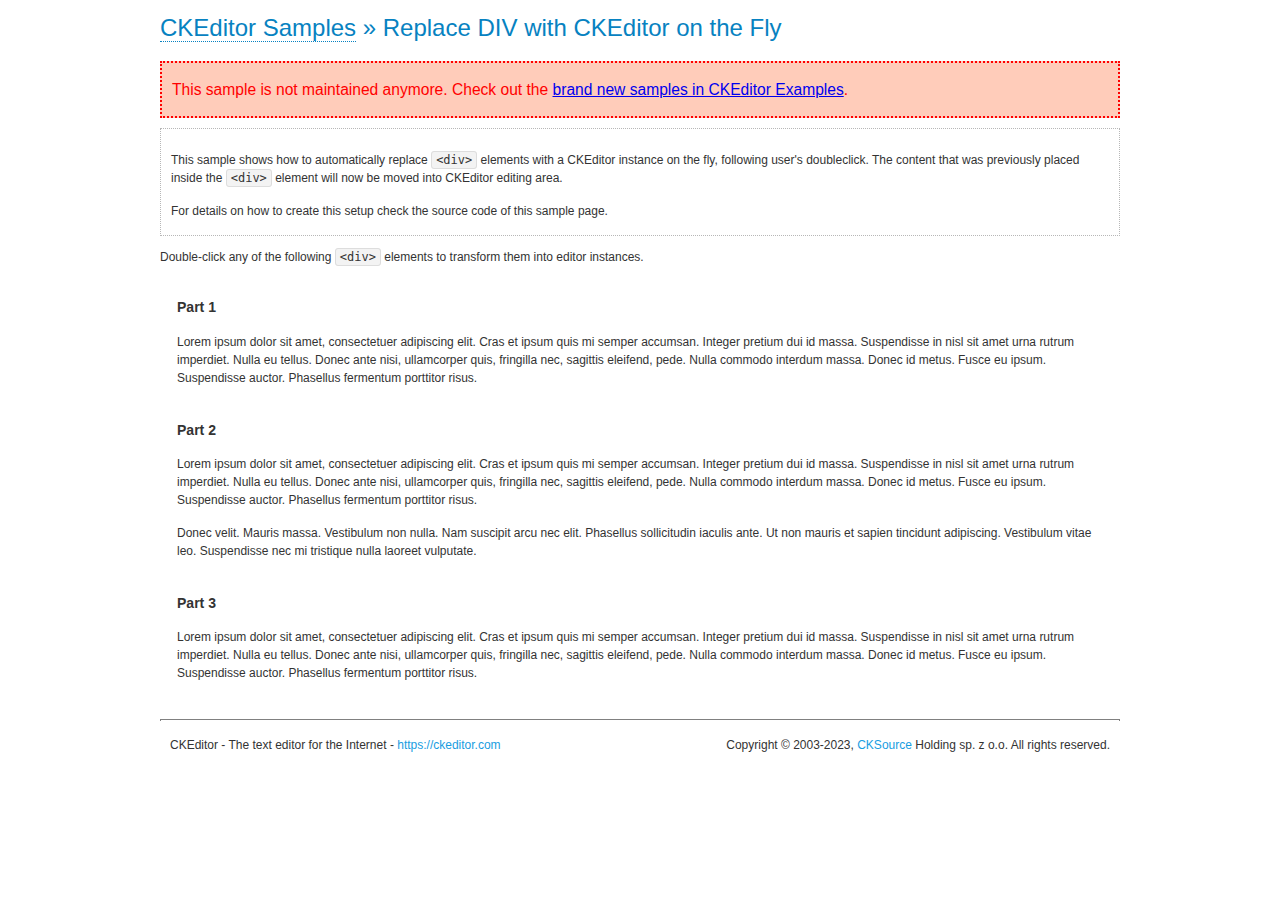
<file: app/ckeditor_4/samples/old/divreplace.html>
<!DOCTYPE html>
<!--
Copyright (c) 2003-2023, CKSource Holding sp. z o.o. All rights reserved.
For licensing, see LICENSE.md or https://ckeditor.com/legal/ckeditor-oss-license
-->
<html lang="en">
<head>
	<meta charset="utf-8">
	<title>Replace DIV &mdash; CKEditor Sample</title>
	<script src="../../ckeditor.js"></script>
	<link href="sample.css" rel="stylesheet">
	<meta name="description" content="Try the latest sample of CKEditor 4 and learn more about customizing your WYSIWYG editor with endless possibilities.">
	<style>

		div.editable
		{
			border: solid 2px transparent;
			padding-left: 15px;
			padding-right: 15px;
		}

		div.editable:hover
		{
			border-color: black;
		}

	</style>
	<script>

		// Uncomment the following code to test the "Timeout Loading Method".
		// CKEDITOR.loadFullCoreTimeout = 5;

		window.onload = function() {
			// Listen to the double click event.
			if ( window.addEventListener )
				document.body.addEventListener( 'dblclick', onDoubleClick, false );
			else if ( window.attachEvent )
				document.body.attachEvent( 'ondblclick', onDoubleClick );

		};

		function onDoubleClick( ev ) {
			// Get the element which fired the event. This is not necessarily the
			// element to which the event has been attached.
			var element = ev.target || ev.srcElement;

			// Find out the div that holds this element.
			var name;

			do {
				element = element.parentNode;
			}
			while ( element && ( name = element.nodeName.toLowerCase() ) &&
				( name != 'div' || element.className.indexOf( 'editable' ) == -1 ) && name != 'body' );

			if ( name == 'div' && element.className.indexOf( 'editable' ) != -1 )
				replaceDiv( element );
		}

		var editor;

		function replaceDiv( div ) {
			if ( editor )
				editor.destroy();

			editor = CKEDITOR.replace( div );
		}

	</script>
</head>
<body>
	<h1 class="samples">
		<a href="index.html">CKEditor Samples</a> &raquo; Replace DIV with CKEditor on the Fly
	</h1>
	<div class="warning deprecated">
		This sample is not maintained anymore. Check out the <a href="https://ckeditor.com/docs/ckeditor4/latest/examples/index.html">brand new samples in CKEditor Examples</a>.
	</div>
	<div class="description">
		<p>
			This sample shows how to automatically replace <code>&lt;div&gt;</code> elements
			with a CKEditor instance on the fly, following user's doubleclick. The content
			that was previously placed inside the <code>&lt;div&gt;</code> element will now
			be moved into CKEditor editing area.
		</p>
		<p>
			For details on how to create this setup check the source code of this sample page.
		</p>
	</div>
	<p>
		Double-click any of the following <code>&lt;div&gt;</code> elements to transform them into
		editor instances.
	</p>
	<div class="editable">
		<h3>
			Part 1
		</h3>
		<p>
			Lorem ipsum dolor sit amet, consectetuer adipiscing elit. Cras et ipsum quis mi
			semper accumsan. Integer pretium dui id massa. Suspendisse in nisl sit amet urna
			rutrum imperdiet. Nulla eu tellus. Donec ante nisi, ullamcorper quis, fringilla
			nec, sagittis eleifend, pede. Nulla commodo interdum massa. Donec id metus. Fusce
			eu ipsum. Suspendisse auctor. Phasellus fermentum porttitor risus.
		</p>
	</div>
	<div class="editable">
		<h3>
			Part 2
		</h3>
		<p>
			Lorem ipsum dolor sit amet, consectetuer adipiscing elit. Cras et ipsum quis mi
			semper accumsan. Integer pretium dui id massa. Suspendisse in nisl sit amet urna
			rutrum imperdiet. Nulla eu tellus. Donec ante nisi, ullamcorper quis, fringilla
			nec, sagittis eleifend, pede. Nulla commodo interdum massa. Donec id metus. Fusce
			eu ipsum. Suspendisse auctor. Phasellus fermentum porttitor risus.
		</p>
		<p>
			Donec velit. Mauris massa. Vestibulum non nulla. Nam suscipit arcu nec elit. Phasellus
			sollicitudin iaculis ante. Ut non mauris et sapien tincidunt adipiscing. Vestibulum
			vitae leo. Suspendisse nec mi tristique nulla laoreet vulputate.
		</p>
	</div>
	<div class="editable">
		<h3>
			Part 3
		</h3>
		<p>
			Lorem ipsum dolor sit amet, consectetuer adipiscing elit. Cras et ipsum quis mi
			semper accumsan. Integer pretium dui id massa. Suspendisse in nisl sit amet urna
			rutrum imperdiet. Nulla eu tellus. Donec ante nisi, ullamcorper quis, fringilla
			nec, sagittis eleifend, pede. Nulla commodo interdum massa. Donec id metus. Fusce
			eu ipsum. Suspendisse auctor. Phasellus fermentum porttitor risus.
		</p>
	</div>
	<div id="footer">
		<hr>
		<p>
			CKEditor - The text editor for the Internet - <a class="samples" href="https://ckeditor.com/">https://ckeditor.com</a>
		</p>
		<p id="copy">
			Copyright &copy; 2003-2023, <a class="samples" href="https://cksource.com/">CKSource</a> Holding sp. z o.o. All rights reserved.
		</p>
	</div>
</body>
</html>
</file>
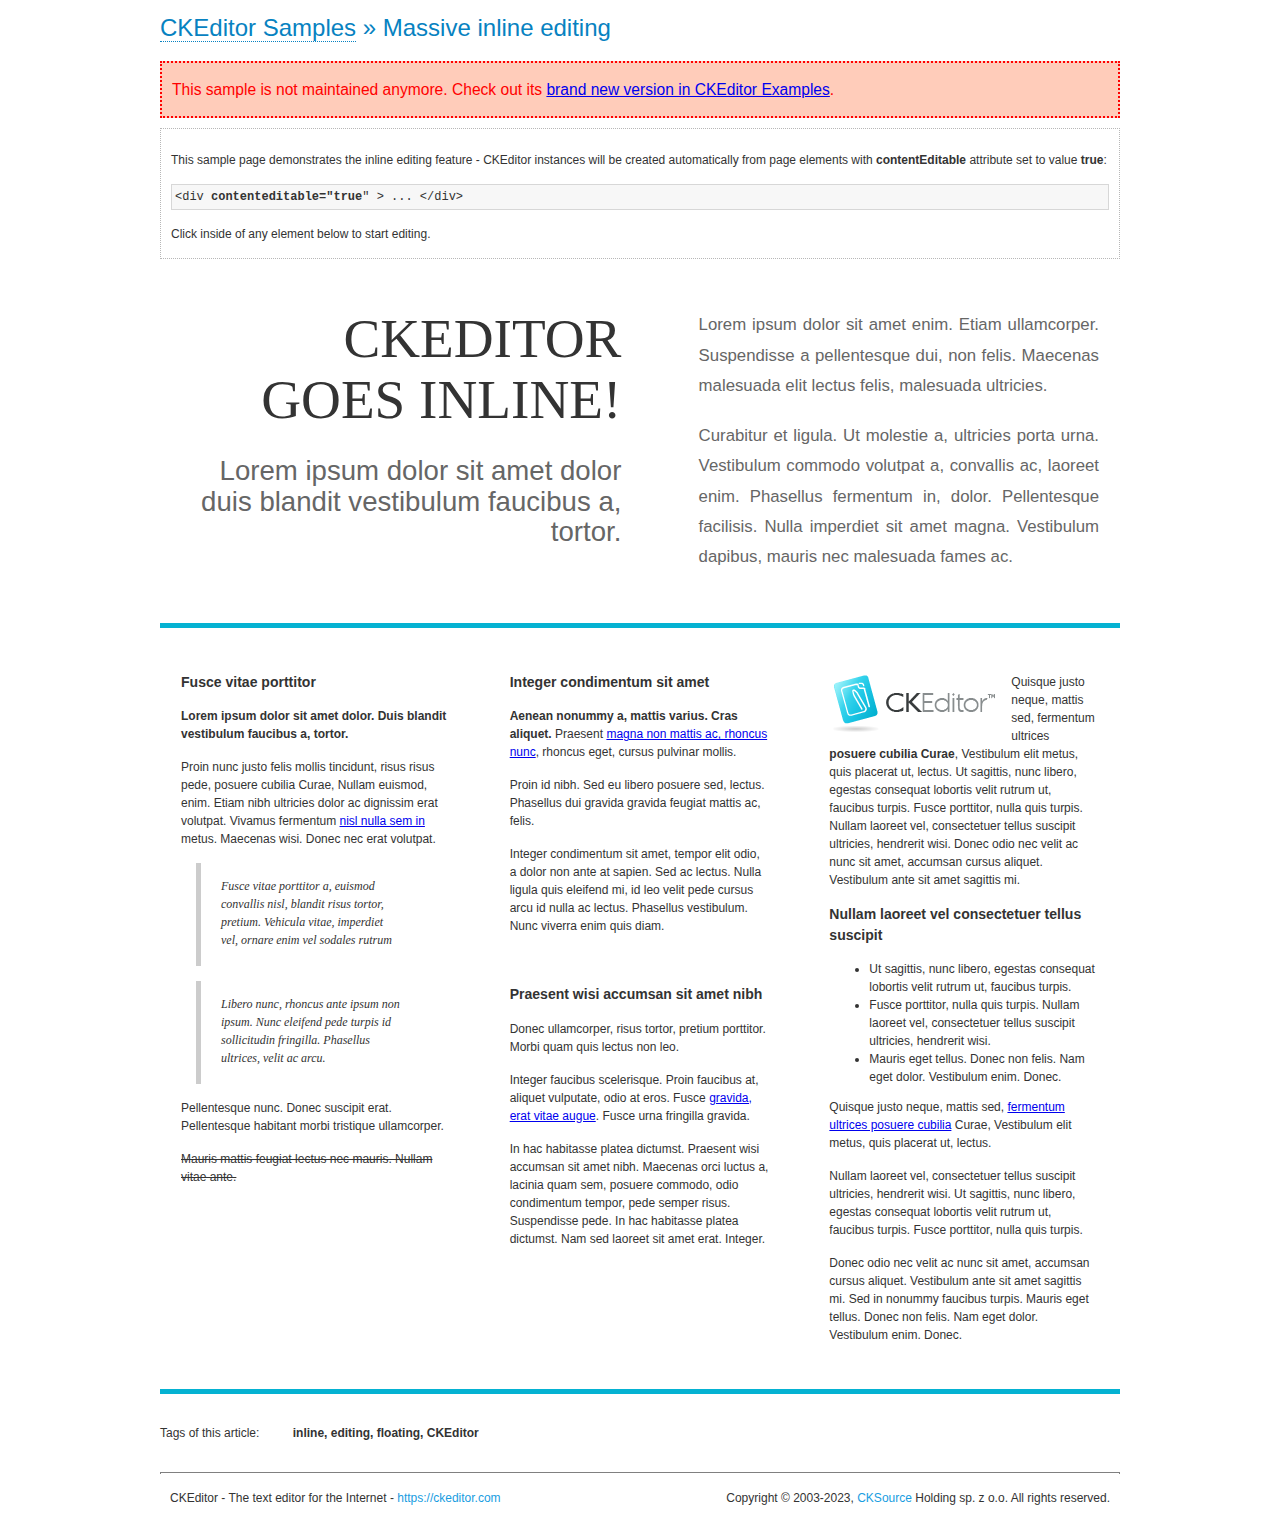
<file: app/ckeditor_4/samples/old/inlineall.html>
<!DOCTYPE html>
<!--
Copyright (c) 2003-2023, CKSource Holding sp. z o.o. All rights reserved.
For licensing, see LICENSE.md or https://ckeditor.com/legal/ckeditor-oss-license
-->
<html lang="en">
<head>
	<meta charset="utf-8">
	<title>Massive inline editing &mdash; CKEditor Sample</title>
	<meta name="description" content="Try the latest sample of CKEditor 4 and learn more about customizing your WYSIWYG editor with endless possibilities.">
	<script src="../../ckeditor.js"></script>
	<script>

		// This code is generally not necessary, but it is here to demonstrate
		// how to customize specific editor instances on the fly. This fits well
		// this demo because we have editable elements (like headers) that
		// require less features.

		// The "instanceCreated" event is fired for every editor instance created.
		CKEDITOR.on( 'instanceCreated', function( event ) {
			var editor = event.editor,
				element = editor.element;

			// Customize editors for headers and tag list.
			// These editors don't need features like smileys, templates, iframes etc.
			if ( element.is( 'h1', 'h2', 'h3' ) || element.getAttribute( 'id' ) == 'taglist' ) {
				// Customize the editor configurations on "configLoaded" event,
				// which is fired after the configuration file loading and
				// execution. This makes it possible to change the
				// configurations before the editor initialization takes place.
				editor.on( 'configLoaded', function() {

					// Remove unnecessary plugins to make the editor simpler.
					editor.config.removePlugins = 'colorbutton,find,font,' +
						'forms,iframe,image,newpage,removeformat,' +
						'smiley,specialchar,stylescombo,templates';

					// Rearrange the layout of the toolbar.
					editor.config.toolbarGroups = [
						{ name: 'editing',		groups: [ 'basicstyles', 'links' ] },
						{ name: 'undo' },
						{ name: 'clipboard',	groups: [ 'selection', 'clipboard' ] },
						{ name: 'about' }
					];
				});
			}
		});

	</script>
	<link href="sample.css" rel="stylesheet">
	<style>

		/* The following styles are just to make the page look nice. */

		/* Workaround to show Arial Black in Firefox. */
		@font-face
		{
			font-family: 'arial-black';
			src: local('Arial Black');
		}

		*[contenteditable="true"]
		{
			padding: 10px;
		}

		#container
		{
			width: 960px;
			margin: 30px auto 0;
		}

		#header
		{
			overflow: hidden;
			padding: 0 0 30px;
			border-bottom: 5px solid #05B2D2;
			position: relative;
		}

		#headerLeft,
		#headerRight
		{
			width: 49%;
			overflow: hidden;
		}

		#headerLeft
		{
			float: left;
			padding: 10px 1px 1px;
		}

		#headerLeft h2,
		#headerLeft h3
		{
			text-align: right;
			margin: 0;
			overflow: hidden;
			font-weight: normal;
		}

		#headerLeft h2
		{
			font-family: "Arial Black",arial-black;
			font-size: 4.6em;
			line-height: 1.1;
			text-transform: uppercase;
		}

		#headerLeft h3
		{
			font-size: 2.3em;
			line-height: 1.1;
			margin: .2em 0 0;
			color: #666;
		}

		#headerRight
		{
			float: right;
			padding: 1px;
		}

		#headerRight p
		{
			line-height: 1.8;
			text-align: justify;
			margin: 0;
		}

		#headerRight p + p
		{
			margin-top: 20px;
		}

		#headerRight > div
		{
			padding: 20px;
			margin: 0 0 0 30px;
			font-size: 1.4em;
			color: #666;
		}

		#columns
		{
			color: #333;
			overflow: hidden;
			padding: 20px 0;
		}

		#columns > div
		{
			float: left;
			width: 33.3%;
		}

		#columns #column1 > div
		{
			margin-left: 1px;
		}

		#columns #column3 > div
		{
			margin-right: 1px;
		}

		#columns > div > div
		{
			margin: 0px 10px;
			padding: 10px 20px;
		}

		#columns blockquote
		{
			margin-left: 15px;
		}

		#tagLine
		{
			border-top: 5px solid #05B2D2;
			padding-top: 20px;
		}

		#taglist {
			display: inline-block;
			margin-left: 20px;
			font-weight: bold;
			margin: 0 0 0 20px;
		}

	</style>
</head>
<body>
<div>
	<h1 class="samples"><a href="index.html">CKEditor Samples</a> &raquo; Massive inline editing</h1>
	<div class="warning deprecated">
		This sample is not maintained anymore. Check out its <a href="https://ckeditor.com/docs/ckeditor4/latest/examples/inline.html">brand new version in CKEditor Examples</a>.
	</div>
	<div class="description">
		<p>This sample page demonstrates the inline editing feature - CKEditor instances will be created automatically from page elements with <strong>contentEditable</strong> attribute set to value <strong>true</strong>:</p>
		<pre class="samples">&lt;div <strong>contenteditable="true</strong>" &gt; ... &lt;/div&gt;</pre>
		<p>Click inside of any element below to start editing.</p>
	</div>
</div>
<div id="container">
	<div id="header">
		<div id="headerLeft">
			<h2 id="sampleTitle" contenteditable="true">
				CKEditor<br> Goes Inline!
			</h2>
			<h3 contenteditable="true">
				Lorem ipsum dolor sit amet dolor duis blandit vestibulum faucibus a, tortor.
			</h3>
		</div>
		<div id="headerRight">
			<div contenteditable="true">
				<p>
					Lorem ipsum dolor sit amet enim. Etiam ullamcorper. Suspendisse a pellentesque dui, non felis. Maecenas malesuada elit lectus felis, malesuada ultricies.
				</p>
				<p>
					Curabitur et ligula. Ut molestie a, ultricies porta urna. Vestibulum commodo volutpat a, convallis ac, laoreet enim. Phasellus fermentum in, dolor. Pellentesque facilisis. Nulla imperdiet sit amet magna. Vestibulum dapibus, mauris nec malesuada fames ac.
				</p>
			</div>
		</div>
	</div>
	<div id="columns">
		<div id="column1">
			<div contenteditable="true">
				<h3>
					Fusce vitae porttitor
				</h3>
				<p>
					<strong>
						Lorem ipsum dolor sit amet dolor. Duis blandit vestibulum faucibus a, tortor.
					</strong>
				</p>
				<p>
					Proin nunc justo felis mollis tincidunt, risus risus pede, posuere cubilia Curae, Nullam euismod, enim. Etiam nibh ultricies dolor ac dignissim erat volutpat. Vivamus fermentum <a href="https://ckeditor.com/">nisl nulla sem in</a> metus. Maecenas wisi. Donec nec erat volutpat.
				</p>
				<blockquote>
					<p>
						Fusce vitae porttitor a, euismod convallis nisl, blandit risus tortor, pretium.
						Vehicula vitae, imperdiet vel, ornare enim vel sodales rutrum
					</p>
				</blockquote>
				<blockquote>
					<p>
						Libero nunc, rhoncus ante ipsum non ipsum. Nunc eleifend pede turpis id sollicitudin fringilla. Phasellus ultrices, velit ac arcu.
					</p>
				</blockquote>
				<p>Pellentesque nunc. Donec suscipit erat. Pellentesque habitant morbi tristique ullamcorper.</p>
				<p><s>Mauris mattis feugiat lectus nec mauris. Nullam vitae ante.</s></p>
			</div>
		</div>
		<div id="column2">
			<div contenteditable="true">
				<h3>
					Integer condimentum sit amet
				</h3>
				<p>
					<strong>Aenean nonummy a, mattis varius. Cras aliquet.</strong>
					Praesent <a href="https://ckeditor.com/">magna non mattis ac, rhoncus nunc</a>, rhoncus eget, cursus pulvinar mollis.</p>
				<p>Proin id nibh. Sed eu libero posuere sed, lectus. Phasellus dui gravida gravida feugiat mattis ac, felis.</p>
				<p>Integer condimentum sit amet, tempor elit odio, a dolor non ante at sapien. Sed ac lectus. Nulla ligula quis eleifend mi, id leo velit pede cursus arcu id nulla ac lectus. Phasellus vestibulum. Nunc viverra enim quis diam.</p>
			</div>
			<div contenteditable="true">
				<h3>
					Praesent wisi accumsan sit amet nibh
				</h3>
				<p>Donec ullamcorper, risus tortor, pretium porttitor. Morbi quam quis lectus non leo.</p>
				<p style="margin-left: 40px; ">Integer faucibus scelerisque. Proin faucibus at, aliquet vulputate, odio at eros. Fusce <a href="https://ckeditor.com/">gravida, erat vitae augue</a>. Fusce urna fringilla gravida.</p>
				<p>In hac habitasse platea dictumst. Praesent wisi accumsan sit amet nibh. Maecenas orci luctus a, lacinia quam sem, posuere commodo, odio condimentum tempor, pede semper risus. Suspendisse pede. In hac habitasse platea dictumst. Nam sed laoreet sit amet erat. Integer.</p>
			</div>
		</div>
		<div id="column3">
			<div contenteditable="true">
				<p>
					<img src="assets/inlineall/logo.png" alt="CKEditor logo" style="float:left">
				</p>
				<p>Quisque justo neque, mattis sed, fermentum ultrices <strong>posuere cubilia Curae</strong>, Vestibulum elit metus, quis placerat ut, lectus. Ut sagittis, nunc libero, egestas consequat lobortis velit rutrum ut, faucibus turpis. Fusce porttitor, nulla quis turpis. Nullam laoreet vel, consectetuer tellus suscipit ultricies, hendrerit wisi. Donec odio nec velit ac nunc sit amet, accumsan cursus aliquet. Vestibulum ante sit amet sagittis mi.</p>
				<h3>
					Nullam laoreet vel consectetuer tellus suscipit
				</h3>
				<ul>
					<li>Ut sagittis, nunc libero, egestas consequat lobortis velit rutrum ut, faucibus turpis.</li>
					<li>Fusce porttitor, nulla quis turpis. Nullam laoreet vel, consectetuer tellus suscipit ultricies, hendrerit wisi.</li>
					<li>Mauris eget tellus. Donec non felis. Nam eget dolor. Vestibulum enim. Donec.</li>
				</ul>
				<p>Quisque justo neque, mattis sed, <a href="https://ckeditor.com/">fermentum ultrices posuere cubilia</a> Curae, Vestibulum elit metus, quis placerat ut, lectus.</p>
				<p>Nullam laoreet vel, consectetuer tellus suscipit ultricies, hendrerit wisi. Ut sagittis, nunc libero, egestas consequat lobortis velit rutrum ut, faucibus turpis. Fusce porttitor, nulla quis turpis.</p>
				<p>Donec odio nec velit ac nunc sit amet, accumsan cursus aliquet. Vestibulum ante sit amet sagittis mi. Sed in nonummy faucibus turpis. Mauris eget tellus. Donec non felis. Nam eget dolor. Vestibulum enim. Donec.</p>
			</div>
		</div>
	</div>
	<div id="tagLine">
		Tags of this article:
		<p id="taglist" contenteditable="true">
			inline, editing, floating, CKEditor
		</p>
	</div>
</div>
<div id="footer">
	<hr>
	<p>
		CKEditor - The text editor for the Internet - <a class="samples" href="https://ckeditor.com/">
			https://ckeditor.com</a>
	</p>
	<p id="copy">
		Copyright &copy; 2003-2023, <a class="samples" href="https://cksource.com/">CKSource</a> Holding sp. z o.o. All rights reserved.
	</p>
</div>
</body>
</html>
</file>
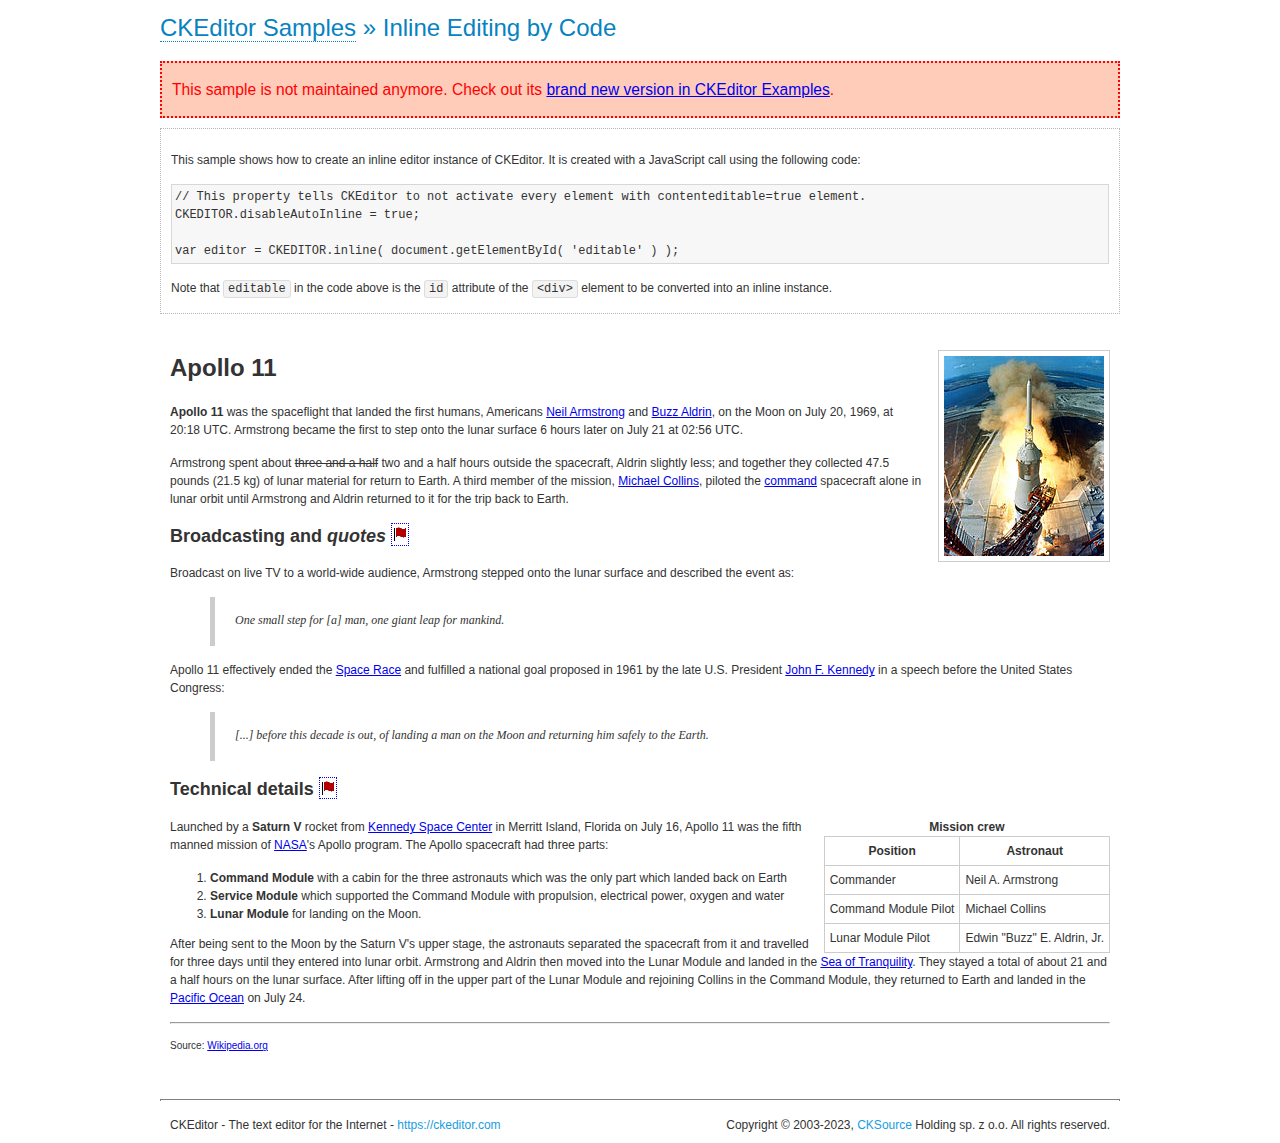
<file: app/ckeditor_4/samples/old/inlinebycode.html>
<!DOCTYPE html>
<!--
Copyright (c) 2003-2023, CKSource Holding sp. z o.o. All rights reserved.
For licensing, see LICENSE.md or https://ckeditor.com/legal/ckeditor-oss-license
-->
<html lang="en">
<head>
	<meta charset="utf-8">
	<title>Inline Editing by Code &mdash; CKEditor Sample</title>
	<script src="../../ckeditor.js"></script>
	<link href="sample.css" rel="stylesheet">
	<meta name="description" content="Try the latest sample of CKEditor 4 and learn more about customizing your WYSIWYG editor with endless possibilities.">
	<style>

		#editable
		{
			padding: 10px;
			float: left;
		}

	</style>
</head>
<body>
	<h1 class="samples">
		<a href="index.html">CKEditor Samples</a> &raquo; Inline Editing by Code
	</h1>
	<div class="warning deprecated">
		This sample is not maintained anymore. Check out its <a href="https://ckeditor.com/docs/ckeditor4/latest/examples/inline.html">brand new version in CKEditor Examples</a>.
	</div>
	<div class="description">
		<p>
			This sample shows how to create an inline editor instance of CKEditor. It is created
			with a JavaScript call using the following code:
		</p>
<pre class="samples">
// This property tells CKEditor to not activate every element with contenteditable=true element.
CKEDITOR.disableAutoInline = true;

var editor = CKEDITOR.inline( document.getElementById( 'editable' ) );
</pre>
		<p>
			Note that <code>editable</code> in the code above is the <code>id</code>
			attribute of the <code>&lt;div&gt;</code> element to be converted into an inline instance.
		</p>
	</div>
	<div id="editable" contenteditable="true">
		<h1><img alt="Saturn V carrying Apollo 11" class="right" src="assets/sample.jpg" /> Apollo 11</h1>

		<p><b>Apollo 11</b> was the spaceflight that landed the first humans, Americans <a href="http://en.wikipedia.org/wiki/Neil_Armstrong" title="Neil Armstrong">Neil Armstrong</a> and <a href="http://en.wikipedia.org/wiki/Buzz_Aldrin" title="Buzz Aldrin">Buzz Aldrin</a>, on the Moon on July 20, 1969, at 20:18 UTC. Armstrong became the first to step onto the lunar surface 6 hours later on July 21 at 02:56 UTC.</p>

		<p>Armstrong spent about <s>three and a half</s> two and a half hours outside the spacecraft, Aldrin slightly less; and together they collected 47.5 pounds (21.5&nbsp;kg) of lunar material for return to Earth. A third member of the mission, <a href="http://en.wikipedia.org/wiki/Michael_Collins_(astronaut)" title="Michael Collins (astronaut)">Michael Collins</a>, piloted the <a href="http://en.wikipedia.org/wiki/Apollo_Command/Service_Module" title="Apollo Command/Service Module">command</a> spacecraft alone in lunar orbit until Armstrong and Aldrin returned to it for the trip back to Earth.</p>

		<h2>Broadcasting and <em>quotes</em> <a id="quotes" name="quotes"></a></h2>

		<p>Broadcast on live TV to a world-wide audience, Armstrong stepped onto the lunar surface and described the event as:</p>

		<blockquote>
			<p>One small step for [a] man, one giant leap for mankind.</p>
		</blockquote>

		<p>Apollo 11 effectively ended the <a href="http://en.wikipedia.org/wiki/Space_Race" title="Space Race">Space Race</a> and fulfilled a national goal proposed in 1961 by the late U.S. President <a href="http://en.wikipedia.org/wiki/John_F._Kennedy" title="John F. Kennedy">John F. Kennedy</a> in a speech before the United States Congress:</p>

		<blockquote>
			<p>[...] before this decade is out, of landing a man on the Moon and returning him safely to the Earth.</p>
		</blockquote>

		<h2>Technical details <a id="tech-details" name="tech-details"></a></h2>

		<table align="right" border="1" bordercolor="#ccc" cellpadding="5" cellspacing="0" style="border-collapse:collapse;margin:10px 0 10px 15px;">
			<caption><strong>Mission crew</strong></caption>
			<thead>
			<tr>
				<th scope="col">Position</th>
				<th scope="col">Astronaut</th>
			</tr>
			</thead>
			<tbody>
			<tr>
				<td>Commander</td>
				<td>Neil A. Armstrong</td>
			</tr>
			<tr>
				<td>Command Module Pilot</td>
				<td>Michael Collins</td>
			</tr>
			<tr>
				<td>Lunar Module Pilot</td>
				<td>Edwin &quot;Buzz&quot; E. Aldrin, Jr.</td>
			</tr>
			</tbody>
		</table>

		<p>Launched by a <strong>Saturn V</strong> rocket from <a href="http://en.wikipedia.org/wiki/Kennedy_Space_Center" title="Kennedy Space Center">Kennedy Space Center</a> in Merritt Island, Florida on July 16, Apollo 11 was the fifth manned mission of <a href="http://en.wikipedia.org/wiki/NASA" title="NASA">NASA</a>&#39;s Apollo program. The Apollo spacecraft had three parts:</p>

		<ol>
			<li><strong>Command Module</strong> with a cabin for the three astronauts which was the only part which landed back on Earth</li>
			<li><strong>Service Module</strong> which supported the Command Module with propulsion, electrical power, oxygen and water</li>
			<li><strong>Lunar Module</strong> for landing on the Moon.</li>
		</ol>

		<p>After being sent to the Moon by the Saturn V&#39;s upper stage, the astronauts separated the spacecraft from it and travelled for three days until they entered into lunar orbit. Armstrong and Aldrin then moved into the Lunar Module and landed in the <a href="http://en.wikipedia.org/wiki/Mare_Tranquillitatis" title="Mare Tranquillitatis">Sea of Tranquility</a>. They stayed a total of about 21 and a half hours on the lunar surface. After lifting off in the upper part of the Lunar Module and rejoining Collins in the Command Module, they returned to Earth and landed in the <a href="http://en.wikipedia.org/wiki/Pacific_Ocean" title="Pacific Ocean">Pacific Ocean</a> on July 24.</p>

		<hr />
		<p style="text-align: right;"><small>Source: <a href="http://en.wikipedia.org/wiki/Apollo_11">Wikipedia.org</a></small></p>
	</div>

	<script>
		// We need to turn off the automatic editor creation first.
		CKEDITOR.disableAutoInline = true;

		var editor = CKEDITOR.inline( 'editable' );
	</script>
	<div id="footer">
		<hr>
		<p contenteditable="true">
			CKEditor - The text editor for the Internet - <a class="samples" href="https://ckeditor.com/">
				https://ckeditor.com</a>
		</p>
		<p id="copy">
			Copyright &copy; 2003-2023, <a class="samples" href="https://cksource.com/">CKSource</a> Holding sp. z o.o. All rights reserved.
		</p>
	</div>
</body>
</html>
</file>
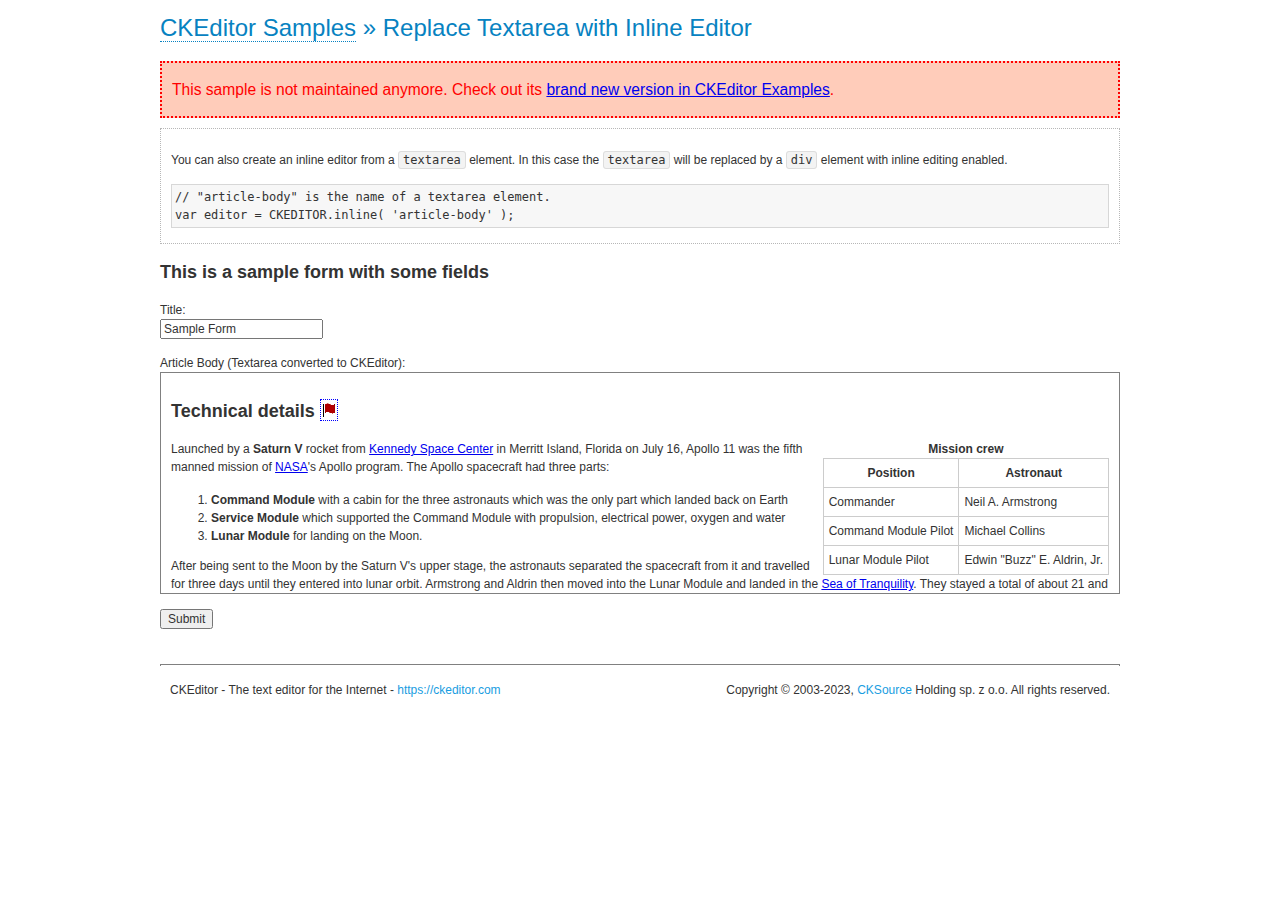
<file: app/ckeditor_4/samples/old/inlinetextarea.html>
<!DOCTYPE html>
<!--
Copyright (c) 2003-2023, CKSource Holding sp. z o.o. All rights reserved.
For licensing, see LICENSE.md or https://ckeditor.com/legal/ckeditor-oss-license
-->
<html lang="en">
<head>
	<meta charset="utf-8">
	<title>Replace Textarea with Inline Editor &mdash; CKEditor Sample</title>
	<script src="../../ckeditor.js"></script>
	<link href="sample.css" rel="stylesheet">
	<meta name="description" content="Try the latest sample of CKEditor 4 and learn more about customizing your WYSIWYG editor with endless possibilities.">
	<style>

		/* Style the CKEditor element to look like a textfield */
		.cke_textarea_inline
		{
			padding: 10px;
			height: 200px;
			overflow: auto;

			border: 1px solid gray;
			-webkit-appearance: textfield;
		}

	</style>
</head>
<body>
	<h1 class="samples">
		<a href="index.html">CKEditor Samples</a> &raquo; Replace Textarea with Inline Editor
	</h1>
	<div class="warning deprecated">
		This sample is not maintained anymore. Check out its <a href="https://ckeditor.com/docs/ckeditor4/latest/examples/inline.html">brand new version in CKEditor Examples</a>.
	</div>
	<div class="description">
		<p>
			You can also create an inline editor from a <code>textarea</code>
			element. In this case the <code>textarea</code> will be replaced
			by a <code>div</code> element with inline editing enabled.
		</p>
<pre class="samples">
// "article-body" is the name of a textarea element.
var editor = CKEDITOR.inline( 'article-body' );
</pre>
	</div>
	<form action="sample_posteddata.php" method="post">
		<h2>This is a sample form with some fields</h2>
		<p>
			Title:<br>
			<input type="text" name="title" value="Sample Form"></p>
		<p>
			Article Body (Textarea converted to CKEditor):<br>
			<textarea name="article-body" style="height: 200px">
				&lt;h2&gt;Technical details &lt;a id="tech-details" name="tech-details"&gt;&lt;/a&gt;&lt;/h2&gt;

				&lt;table align="right" border="1" bordercolor="#ccc" cellpadding="5" cellspacing="0" style="border-collapse:collapse;margin:10px 0 10px 15px;"&gt;
					&lt;caption&gt;&lt;strong&gt;Mission crew&lt;/strong&gt;&lt;/caption&gt;
					&lt;thead&gt;
					&lt;tr&gt;
						&lt;th scope="col"&gt;Position&lt;/th&gt;
						&lt;th scope="col"&gt;Astronaut&lt;/th&gt;
					&lt;/tr&gt;
					&lt;/thead&gt;
					&lt;tbody&gt;
					&lt;tr&gt;
						&lt;td&gt;Commander&lt;/td&gt;
						&lt;td&gt;Neil A. Armstrong&lt;/td&gt;
					&lt;/tr&gt;
					&lt;tr&gt;
						&lt;td&gt;Command Module Pilot&lt;/td&gt;
						&lt;td&gt;Michael Collins&lt;/td&gt;
					&lt;/tr&gt;
					&lt;tr&gt;
						&lt;td&gt;Lunar Module Pilot&lt;/td&gt;
						&lt;td&gt;Edwin &quot;Buzz&quot; E. Aldrin, Jr.&lt;/td&gt;
					&lt;/tr&gt;
					&lt;/tbody&gt;
				&lt;/table&gt;

				&lt;p&gt;Launched by a &lt;strong&gt;Saturn V&lt;/strong&gt; rocket from &lt;a href="http://en.wikipedia.org/wiki/Kennedy_Space_Center" title="Kennedy Space Center"&gt;Kennedy Space Center&lt;/a&gt; in Merritt Island, Florida on July 16, Apollo 11 was the fifth manned mission of &lt;a href="http://en.wikipedia.org/wiki/NASA" title="NASA"&gt;NASA&lt;/a&gt;&#39;s Apollo program. The Apollo spacecraft had three parts:&lt;/p&gt;

				&lt;ol&gt;
					&lt;li&gt;&lt;strong&gt;Command Module&lt;/strong&gt; with a cabin for the three astronauts which was the only part which landed back on Earth&lt;/li&gt;
					&lt;li&gt;&lt;strong&gt;Service Module&lt;/strong&gt; which supported the Command Module with propulsion, electrical power, oxygen and water&lt;/li&gt;
					&lt;li&gt;&lt;strong&gt;Lunar Module&lt;/strong&gt; for landing on the Moon.&lt;/li&gt;
				&lt;/ol&gt;

				&lt;p&gt;After being sent to the Moon by the Saturn V&#39;s upper stage, the astronauts separated the spacecraft from it and travelled for three days until they entered into lunar orbit. Armstrong and Aldrin then moved into the Lunar Module and landed in the &lt;a href="http://en.wikipedia.org/wiki/Mare_Tranquillitatis" title="Mare Tranquillitatis"&gt;Sea of Tranquility&lt;/a&gt;. They stayed a total of about 21 and a half hours on the lunar surface. After lifting off in the upper part of the Lunar Module and rejoining Collins in the Command Module, they returned to Earth and landed in the &lt;a href="http://en.wikipedia.org/wiki/Pacific_Ocean" title="Pacific Ocean"&gt;Pacific Ocean&lt;/a&gt; on July 24.&lt;/p&gt;

				&lt;hr /&gt;
				&lt;p style="text-align: right;"&gt;&lt;small&gt;Source: &lt;a href="http://en.wikipedia.org/wiki/Apollo_11"&gt;Wikipedia.org&lt;/a&gt;&lt;/small&gt;&lt;/p&gt;
			</textarea>
		</p>
		<p>
			<input type="submit" value="Submit">
		</p>
	</form>

	<script>
		CKEDITOR.inline( 'article-body' );
	</script>
	<div id="footer">
		<hr>
		<p>
			CKEditor - The text editor for the Internet - <a class="samples" href="https://ckeditor.com/">
				https://ckeditor.com</a>
		</p>
		<p id="copy">
			Copyright &copy; 2003-2023, <a class="samples" href="https://cksource.com/">CKSource</a> Holding sp. z o.o. All rights reserved.
		</p>
	</div>
</body>
</html>
</file>
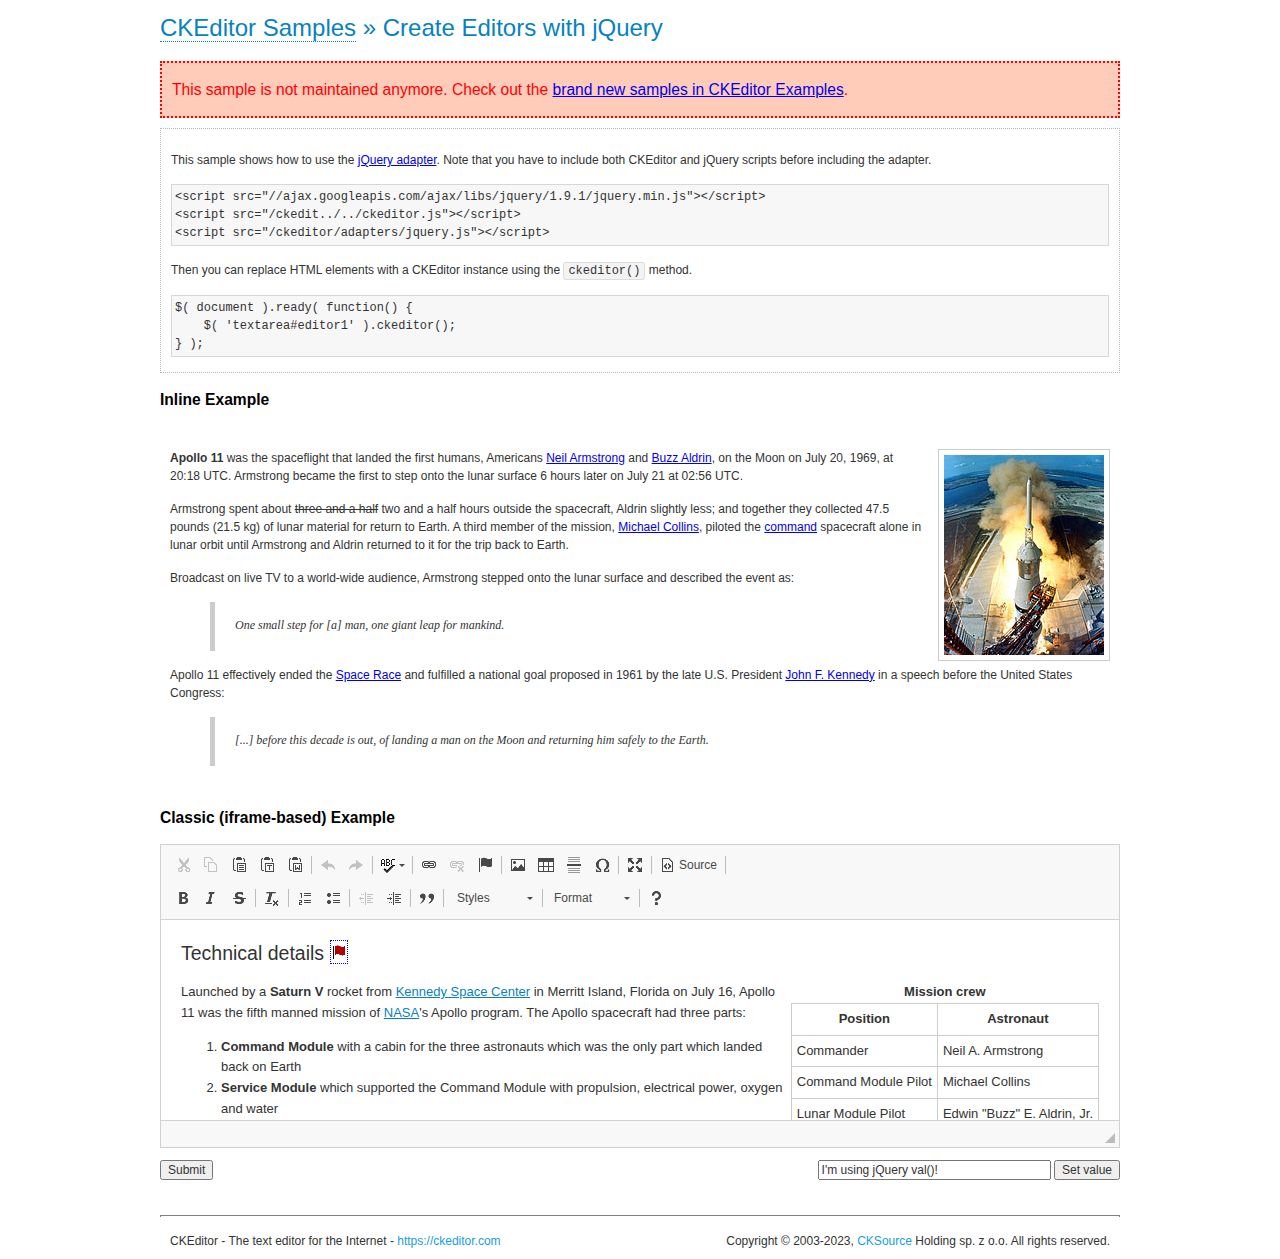
<file: app/ckeditor_4/samples/old/jquery.html>
<!DOCTYPE html>
<!--
Copyright (c) 2003-2023, CKSource Holding sp. z o.o. All rights reserved.
For licensing, see LICENSE.md or https://ckeditor.com/legal/ckeditor-oss-license
-->
<html lang="en">
<head>
	<meta charset="utf-8">
	<title>jQuery Adapter &mdash; CKEditor Sample</title>
	<script src="http://code.jquery.com/jquery-1.11.0.min.js"></script>
	<script src="../../ckeditor.js"></script>
	<script src="../../adapters/jquery.js"></script>
	<link href="sample.css" rel="stylesheet">
	<meta name="description" content="Try the latest sample of CKEditor 4 and learn more about customizing your WYSIWYG editor with endless possibilities.">
	<style>

		#editable
		{
			padding: 10px;
			float: left;
		}

	</style>
	<script>

		CKEDITOR.disableAutoInline = true;

		$( document ).ready( function() {
			$( '#editor1' ).ckeditor(); // Use CKEDITOR.replace() if element is <textarea>.
			$( '#editable' ).ckeditor(); // Use CKEDITOR.inline().
		} );

		function setValue() {
			$( '#editor1' ).val( $( 'input#val' ).val() );
		}

	</script>
</head>
<body>
	<h1 class="samples">
		<a href="index.html" id="a-test">CKEditor Samples</a> &raquo; Create Editors with jQuery
	</h1>
	<div class="warning deprecated">
		This sample is not maintained anymore. Check out the <a href="https://ckeditor.com/docs/ckeditor4/latest/examples/index.html">brand new samples in CKEditor Examples</a>.
	</div>
	<form action="sample_posteddata.php" method="post">
		<div class="description">
			<p>
				This sample shows how to use the <a href="https://ckeditor.com/docs/ckeditor4/latest/guide/dev_jquery.html">jQuery adapter</a>.
				Note that you have to include both CKEditor and jQuery scripts before including the adapter.
			</p>

<pre class="samples">
&lt;script src="//ajax.googleapis.com/ajax/libs/jquery/1.9.1/jquery.min.js"&gt;&lt;/script&gt;
&lt;script src="/ckedit../../ckeditor.js"&gt;&lt;/script&gt;
&lt;script src="/ckeditor/adapters/jquery.js"&gt;&lt;/script&gt;
</pre>

			<p>Then you can replace HTML elements with a CKEditor instance using the <code>ckeditor()</code> method.</p>

<pre class="samples">
$( document ).ready( function() {
	$( 'textarea#editor1' ).ckeditor();
} );
</pre>
		</div>

		<h2 class="samples">Inline Example</h2>

		<div id="editable" contenteditable="true">
			<p><img alt="Saturn V carrying Apollo 11" class="right" src="assets/sample.jpg"/><b>Apollo 11</b> was the spaceflight that landed the first humans, Americans <a href="http://en.wikipedia.org/wiki/Neil_Armstrong" title="Neil Armstrong">Neil Armstrong</a> and <a href="http://en.wikipedia.org/wiki/Buzz_Aldrin" title="Buzz Aldrin">Buzz Aldrin</a>, on the Moon on July 20, 1969, at 20:18 UTC. Armstrong became the first to step onto the lunar surface 6 hours later on July 21 at 02:56 UTC.</p>
			<p>Armstrong spent about <s>three and a half</s> two and a half hours outside the spacecraft, Aldrin slightly less; and together they collected 47.5 pounds (21.5&nbsp;kg) of lunar material for return to Earth. A third member of the mission, <a href="http://en.wikipedia.org/wiki/Michael_Collins_(astronaut)" title="Michael Collins (astronaut)">Michael Collins</a>, piloted the <a href="http://en.wikipedia.org/wiki/Apollo_Command/Service_Module" title="Apollo Command/Service Module">command</a> spacecraft alone in lunar orbit until Armstrong and Aldrin returned to it for the trip back to Earth.
			<p>Broadcast on live TV to a world-wide audience, Armstrong stepped onto the lunar surface and described the event as:</p>
			<blockquote><p>One small step for [a] man, one giant leap for mankind.</p></blockquote> <p>Apollo 11 effectively ended the <a href="http://en.wikipedia.org/wiki/Space_Race" title="Space Race">Space Race</a> and fulfilled a national goal proposed in 1961 by the late U.S. President <a href="http://en.wikipedia.org/wiki/John_F._Kennedy" title="John F. Kennedy">John F. Kennedy</a> in a speech before the United States Congress:</p> <blockquote><p>[...] before this decade is out, of landing a man on the Moon and returning him safely to the Earth.</p></blockquote>
		</div>

		<br style="clear: both">

		<h2 class="samples">Classic (iframe-based) Example</h2>

		<textarea cols="80" id="editor1" name="editor1" rows="10">
			&lt;h2&gt;Technical details &lt;a id=&quot;tech-details&quot; name=&quot;tech-details&quot;&gt;&lt;/a&gt;&lt;/h2&gt; &lt;table align=&quot;right&quot; border=&quot;1&quot; bordercolor=&quot;#ccc&quot; cellpadding=&quot;5&quot; cellspacing=&quot;0&quot; style=&quot;border-collapse:collapse;margin:10px 0 10px 15px;&quot;&gt; &lt;caption&gt;&lt;strong&gt;Mission crew&lt;/strong&gt;&lt;/caption&gt; &lt;thead&gt; &lt;tr&gt; &lt;th scope=&quot;col&quot;&gt;Position&lt;/th&gt; &lt;th scope=&quot;col&quot;&gt;Astronaut&lt;/th&gt; &lt;/tr&gt; &lt;/thead&gt; &lt;tbody&gt; &lt;tr&gt; &lt;td&gt;Commander&lt;/td&gt; &lt;td&gt;Neil A. Armstrong&lt;/td&gt; &lt;/tr&gt; &lt;tr&gt; &lt;td&gt;Command Module Pilot&lt;/td&gt; &lt;td&gt;Michael Collins&lt;/td&gt; &lt;/tr&gt; &lt;tr&gt; &lt;td&gt;Lunar Module Pilot&lt;/td&gt; &lt;td&gt;Edwin &amp;quot;Buzz&amp;quot; E. Aldrin, Jr.&lt;/td&gt; &lt;/tr&gt; &lt;/tbody&gt; &lt;/table&gt; &lt;p&gt;Launched by a &lt;strong&gt;Saturn V&lt;/strong&gt; rocket from &lt;a href=&quot;http://en.wikipedia.org/wiki/Kennedy_Space_Center&quot; title=&quot;Kennedy Space Center&quot;&gt;Kennedy Space Center&lt;/a&gt; in Merritt Island, Florida on July 16, Apollo 11 was the fifth manned mission of &lt;a href=&quot;http://en.wikipedia.org/wiki/NASA&quot; title=&quot;NASA&quot;&gt;NASA&lt;/a&gt;&amp;#39;s Apollo program. The Apollo spacecraft had three parts:&lt;/p&gt; &lt;ol&gt; &lt;li&gt;&lt;strong&gt;Command Module&lt;/strong&gt; with a cabin for the three astronauts which was the only part which landed back on Earth&lt;/li&gt; &lt;li&gt;&lt;strong&gt;Service Module&lt;/strong&gt; which supported the Command Module with propulsion, electrical power, oxygen and water&lt;/li&gt; &lt;li&gt;&lt;strong&gt;Lunar Module&lt;/strong&gt; for landing on the Moon.&lt;/li&gt; &lt;/ol&gt; &lt;p&gt;After being sent to the Moon by the Saturn V&amp;#39;s upper stage, the astronauts separated the spacecraft from it and travelled for three days until they entered into lunar orbit. Armstrong and Aldrin then moved into the Lunar Module and landed in the &lt;a href=&quot;http://en.wikipedia.org/wiki/Mare_Tranquillitatis&quot; title=&quot;Mare Tranquillitatis&quot;&gt;Sea of Tranquility&lt;/a&gt;. They stayed a total of about 21 and a half hours on the lunar surface. After lifting off in the upper part of the Lunar Module and rejoining Collins in the Command Module, they returned to Earth and landed in the &lt;a href=&quot;http://en.wikipedia.org/wiki/Pacific_Ocean&quot; title=&quot;Pacific Ocean&quot;&gt;Pacific Ocean&lt;/a&gt; on July 24.&lt;/p&gt; &lt;hr/&gt; &lt;p style=&quot;text-align: right;&quot;&gt;&lt;small&gt;Source: &lt;a href=&quot;http://en.wikipedia.org/wiki/Apollo_11&quot;&gt;Wikipedia.org&lt;/a&gt;&lt;/small&gt;&lt;/p&gt;
		</textarea>

		<p style="overflow: hidden">
			<input style="float: left" type="submit" value="Submit">
			<span style="float: right">
				<input type="text" id="val" value="I'm using jQuery val()!" size="30">
				<input onclick="setValue();" type="button" value="Set value">
			</span>
		</p>
	</form>
	<div id="footer">
		<hr>
		<p>
			CKEditor - The text editor for the Internet - <a class="samples" href="https://ckeditor.com/">https://ckeditor.com</a>
		</p>
		<p id="copy">
			Copyright &copy; 2003-2023, <a class="samples" href="https://cksource.com/">CKSource</a> Holding sp. z o.o. All rights reserved.
		</p>
	</div>
</body>
</html>
</file>
<file: nivo_slider/themes/default/default.css>
/*
Skin Name: Nivo Slider Default Theme
Skin URI: http://nivo.dev7studios.com
Description: The default skin for the Nivo Slider.
Version: 1.3
Author: Gilbert Pellegrom
Author URI: http://dev7studios.com
Supports Thumbs: true
*/

.theme-default .nivoSlider {
	position:relative;
	background:#fff url(loading.gif) no-repeat 50% 50%;
    margin-bottom:10px;
    -webkit-box-shadow: 0px 1px 5px 0px #4a4a4a;
    -moz-box-shadow: 0px 1px 5px 0px #4a4a4a;
    box-shadow: 0px 1px 5px 0px #4a4a4a;
}
.theme-default .nivoSlider img {
	position:absolute;
	top:0px;
	left:0px;
	display:none;
}
.theme-default .nivoSlider a {
	border:0;
	display:block;
}

.theme-default .nivo-controlNav {
	text-align: center;
	padding: 20px 0;
}
.theme-default .nivo-controlNav a {
	display:inline-block;
	width:22px;
	height:22px;
	background:url(bullets.png) no-repeat;
	text-indent:-9999px;
	border:0;
	margin: 0 2px;
}
.theme-default .nivo-controlNav a.active {
	background-position:0 -22px;
}

.theme-default .nivo-directionNav a {
	display:block;
	width:30px;
	height:30px;
	background:url(arrows.png) no-repeat;
	text-indent:-9999px;
	border:0;
	opacity: 0;
	-webkit-transition: all 200ms ease-in-out;
    -moz-transition: all 200ms ease-in-out;
    -o-transition: all 200ms ease-in-out;
    transition: all 200ms ease-in-out;
}
.theme-default:hover .nivo-directionNav a { opacity: 1; }
.theme-default a.nivo-nextNav {
	background-position:-30px 0;
	right:15px;
}
.theme-default a.nivo-prevNav {
	left:15px;
}

.theme-default .nivo-caption {
    font-family: Helvetica, Arial, sans-serif;
}
.theme-default .nivo-caption a {
    color:#fff;
    border-bottom:1px dotted #fff;
}
.theme-default .nivo-caption a:hover {
    color:#fff;
}

.theme-default .nivo-controlNav.nivo-thumbs-enabled {
	width: 100%;
}
.theme-default .nivo-controlNav.nivo-thumbs-enabled a {
	width: auto;
	height: auto;
	background: none;
	margin-bottom: 5px;
}
.theme-default .nivo-controlNav.nivo-thumbs-enabled img {
	display: block;
	width: 120px;
	height: auto;
}
</file>
<file: nivo_slider/demo/style.css>
/*=================================*/
/* Nivo Slider Demo
/* November 2010
/* By: Gilbert Pellegrom
/* http://dev7studios.com
/*=================================*/

/*====================*/
/*=== Reset Styles ===*/
/*====================*/
html, body, div, span, applet, object, iframe,
h1, h2, h3, h4, h5, h6, p, blockquote, pre,
a, abbr, acronym, address, big, cite, code,
del, dfn, em, font, img, ins, kbd, q, s, samp,
small, strike, strong, sub, sup, tt, var,
dl, dt, dd, ol, ul, li,
fieldset, form, label, legend,
table, caption, tbody, tfoot, thead, tr, th, td {
	margin:0;
	padding:0;
	border:0;
	outline:0;
	font-weight:inherit;
	font-style:inherit;
	font-size:100%;
	font-family:inherit;
	vertical-align:baseline;
}
body {
	line-height:1;
	color:black;
	background:white;
}
table {
	border-collapse:separate;
	border-spacing:0;
}
caption, th, td {
	text-align:left;
	font-weight:normal;
}
blockquote:before, blockquote:after,
q:before, q:after {
	content:"";
}
blockquote, q {
	quotes:"" "";
}
/* HTML5 tags */
header, section, footer,
aside, nav, article, figure {
	display: block;
}

/*===================*/
/*=== Main Styles ===*/
/*===================*/
body {
	font:14px/1.6 Georgia, Palatino, Palatino Linotype, Times, Times New Roman, serif;
	color:#333;
	background:#eee;
}

a, a:visited {
	color:blue;
	text-decoration:none;
}
a:hover, a:active {
	color:#000;
	text-decoration:none;
}

#dev7link {
    position:absolute;
    top:0;
    left:50px;
    background:url(images/dev7logo.png) no-repeat;
    width:60px;
    height:67px;
    border:0;
    display:block;
    text-indent:-9999px;
}

.slider-wrapper { 
	width: 80%; 
	margin: 100px auto;
}

/*====================*/
/*=== Other Styles ===*/
/*====================*/
.clear {
	clear:both;
}
</file>
<file: app/ckeditor_5_classic/sample/css/sample.css>
/**
 * @license Copyright (c) 2003-2019, CKSource - Frederico Knabben. All rights reserved.
 * For licensing, see LICENSE.md or https://ckeditor.com/legal/ckeditor-oss-license
 */

:root {
	--ck-sample-base-spacing: 2em;
	--ck-sample-color-white: #fff;
	--ck-sample-color-green: #279863;
}

body, html {
	padding: 0;
	margin: 0;

	font-family: sans-serif, Arial, Verdana, "Trebuchet MS", "Apple Color Emoji", "Segoe UI Emoji", "Segoe UI Symbol";
	font-size: 16px;
	line-height: 22px;
}

body {
	height: 100%;
	color: #2D3A4A;
	background-image: url(../img/bg.png);
	background-repeat: no-repeat;
	background-position: 50% 100%;
	background-size: 100% auto;
}

body * {
	box-sizing: border-box;
}

a {
	color: #38A5EE;
}

abbr {
	border-bottom: 1px dotted #333;
	text-decoration: none;
}

.centered {
	max-width: 960px;
	margin: 0 auto;
	padding: 0 var(--ck-sample-base-spacing);
}

/* --------- HEADER ---------------------------------------------------------------------------- */

header .centered {
	display: flex;
	flex-flow: row nowrap;
	justify-content: space-between;
	align-items: center;
	min-height: 8em;
}

header h1 {
	margin: 0;
	font-size: 1em;
	display: inline-block;
}

header h1 a {
	display: inline-block;
	line-height: 0;
}

header h1 img {
	height: 3em;
}

header nav ul {
	margin: 0;
	padding: 0;
	list-style-type: none;
}

header nav ul li {
	display: inline-block;
}

header nav ul li + li {
	margin-left: 1em;
}

header nav ul li a {
	font-weight: bold;
	text-decoration: none;
	color: #2D3A4A;
}

header nav ul li a:hover {
	text-decoration: underline;
}

header nav ul li:last-child a::before {
	content: url(../img/github.svg);
	width: 1.4em;
	height: 1.4em;
	display: inline-block;
	margin-right: .4em;
	position: relative;
	top: .3em;
}

header input {
	display: none;
}

header label {
	display: none;
}

/* --------- MAIN ------------------------------------------------------------------------------- */

main .message {
	padding: 0 0 var(--ck-sample-base-spacing);
	background: var(--ck-sample-color-green);
	color: var(--ck-sample-color-white);
}

main .message::after {
	content: "";
	z-index: -1;
	display: block;
	height: 10em;
	width: 100%;
	background: var(--ck-sample-color-green);
	position: absolute;
	left: 0;
}

main .message h1 {
	padding-top: var(--ck-sample-base-spacing);
	margin: 0 0 1em;
	font-size: 2.2em;
}

main .message p {
	font-size: 1.1em;
	line-height: 1.6em;
}

main .message p a {
	color: var(--ck-sample-color-white);
}

main #editor {
	background: var(--ck-sample-color-white);
	box-shadow: 2px 2px 2px rgba(0,0,0,.1);
	border: 1px solid #DFE4E6;			
	border-bottom-color: #cdd0d2;
	border-right-color: #cdd0d2;
}

main .ck.ck-editor {
	box-shadow: 2px 2px 2px rgba(0,0,0,.1);
}

main .ck.ck-content {
	font-size: 1em;
	line-height: 1.6em;
	margin-bottom: 0.8em;
	min-height: 200px;
	padding: 1.5em 2em;
}

main #references {
	margin: 4em 0 var(--ck-sample-base-spacing);
	display: grid;
	grid-template-columns: repeat( auto-fit, minmax(320px, 1fr) );
	grid-gap: var(--ck-sample-base-spacing);
}

main #references > section {
	background: var(--ck-sample-color-white);
	border-radius: 2px;
	border: 1px solid #DFE4E6;			
	padding: var(--ck-sample-base-spacing);
	line-height: 1.8em;

	display: flex;
	flex-flow: column nowrap;
	justify-content: space-between;
}

main #references > section h2 {
	margin: .5em 0;
}

main #references > section p:first-of-type {
	flex: 1 0 auto;
}

main #references > section p:last-child {
	margin: calc(.25*var(--ck-sample-base-spacing)) 0 0;
}

main #references > section p:last-child a {
	background: #38A5EE;
	border-radius: 5px;
	padding: .4em 1em;
	color: var(--ck-sample-color-white);
	text-decoration: none;
	font-weight: bold;
	display: block;
	text-align: center;
}

main #references > section p:last-child a:hover {
	background: #218cd4;
}

/* --------- MAIN / DOCUMENT EDITOR --------------------------------------------------------------- */

main .document-editor {
	border: 1px solid #DFE4E6;
	border-bottom-color: #cdd0d2;
	border-right-color: #cdd0d2;
	border-radius: 2px;
	max-height: 700px;
	display: flex;
	flex-flow: column nowrap;
	box-shadow: 2px 2px 2px rgba(0,0,0,.1);
}

main .toolbar-container {
	z-index: 1;
	position: relative;
	box-shadow: 2px 2px 1px rgba(0,0,0,.05);
}

main .toolbar-container .ck.ck-toolbar {
	border-top-width: 0;
	border-left-width: 0;
	border-right-width: 0;
	border-radius: 0;
}

main .content-container {
	padding: var(--ck-sample-base-spacing);
	background: #eee;
	overflow-y: scroll;
}

main .content-container #editor {
	border-top-left-radius: 0;
	border-top-right-radius: 0;

	width: 15.8cm;
	min-height: 21cm;
	padding: 1cm 1cm 2cm;
	margin: 0 auto;
	box-shadow: 2px 2px 1px rgba(0,0,0,.05);
}

/* --------- FOOTER ------------------------------------------------------------------------------- */

footer {
	margin: calc(2*var(--ck-sample-base-spacing)) var(--ck-sample-base-spacing);
	font-size: .8em;
	text-align: center;
	color: rgba(0,0,0,.4);
}

/* --------- RWD ------------------------------------------------------------------------------- */

@media (max-width: 900px) {
	header .centered {
		padding-top: var(--ck-sample-base-spacing);
		padding-bottom: var(--ck-sample-base-spacing);
		flex-flow: column nowrap;
		align-items: stretch;
		min-height: unset;
	}

	header h1 {
		text-align: center;
		margin-bottom: var(--ck-sample-base-spacing);
	}

	header nav ul {
		text-align: center;
	}
}

@media (max-width: 600px) {
	header .centered {
		padding-left: 0;
		padding-right: 0;
	}

	header nav {
		position: absolute;
		top: 0;
		left: 0;
		right: 0;		
		background: #fff;
		padding: 1em 0;
		transition: all .4s ease-out;
		transform: translateY(-100%);
		overflow: hidden;
	}

	header h1 {
		margin: 0;
	}

	header nav ul li {
		display: block;
		line-height: 3em;
		margin-bottom: 1px;
	}

	header nav ul li a {
		display: block;
	}

	header nav ul li a:hover {
		background: #eee;
	}

	header nav ul li + li {
		margin-left: 0;
	}

	header label {
		display: block;
		color: #fff;
		width: 40px;
		height: 40px;
		position: absolute;
		top: 10px;
		left: 10px;
		z-index: 1;
		transition: transform .2s ease-out;
		transform: rotate(0deg);
		background: url([data-uri]) center center no-repeat;
	}

	header input:checked ~ nav {
		transform: translateY(0%);
		box-shadow: 0 3px 3px rgba(0,0,0,.1);		
	}

	header input:checked ~ label {
		background-image: url([data-uri]);
		transform: rotate(180deg);
	}

	main #references {
		grid-template-columns: repeat( auto-fit, minmax(240px, 1fr) );
	}
}
</file>
<file: app/ckeditor_4/samples/css/samples.css>
/**
 * @license Copyright (c) 2003-2023, CKSource Holding sp. z o.o. All rights reserved.
 * For licensing, see LICENSE.md or https://ckeditor.com/legal/ckeditor-oss-license
 */
@media (max-width: 900px) {
  .global-is-mobile-hidden {
    display: none !important;
  }
}
article,
aside,
details,
figcaption,
figure,
footer,
header,
hgroup,
main,
menu,
nav,
section {
  display: block;
}
body,
html {
  margin: 0;
  padding: 0;
  font: 16px / 1.8 Arial, 'Helvetica Neue', Helvetica, sans-serif;
  font-weight: 300;
  color: #575757;
}
.grid-width-10 {
  width: 10%;
}
.grid-width-20 {
  width: 20%;
}
.grid-width-30 {
  width: 30%;
}
.grid-width-40 {
  width: 40%;
}
.grid-width-50 {
  width: 50%;
}
.grid-width-60 {
  width: 60%;
}
.grid-width-70 {
  width: 70%;
}
.grid-width-80 {
  width: 80%;
}
.grid-width-90 {
  width: 90%;
}
.grid-width-100 {
  width: 100%;
}
@media (max-width: 900px) {
  .grid-width-10,
  .grid-width-20,
  .grid-width-30,
  .grid-width-40,
  .grid-width-50,
  .grid-width-60,
  .grid-width-70,
  .grid-width-80,
  .grid-width-90,
  .grid-width-100 {
    width: 100%;
  }
}
*[class*="grid-width"] {
  -webkit-box-sizing: border-box;
  -moz-box-sizing: border-box;
  box-sizing: border-box;
  padding-left: 4%;
  padding-right: 4%;
  float: left;
}
*[class*="grid-width"]:after,
.grid-container:after,
*[class*="grid-width"]:before,
.grid-container:before {
  content: '';
  display: block;
  overflow: hidden;
  visibility: hidden;
  font-size: 0;
  line-height: 0;
  width: 0;
  height: 0;
}
*[class*="grid-width"]:after,
.grid-container:after {
  clear: both;
}
.grid-container {
  -webkit-box-sizing: border-box;
  -moz-box-sizing: border-box;
  box-sizing: border-box;
  margin-left: auto;
  margin-right: auto;
}
.grid-container-nested *[class*="grid-width"]:first-child {
  padding-left: 0;
}
.grid-container-nested *[class*="grid-width"]:last-child {
  padding-right: 0;
}
@media (max-width: 900px) {
  .grid-container-nested *[class*="grid-width"]:first-child {
    padding-left: 4%;
  }
  .grid-container-nested *[class*="grid-width"]:last-child {
    padding-right: 4%;
  }
}
.header-a {
  min-height: 140px;
  overflow: hidden;
}
.header-a .header-a-logo {
  margin: 40px 0 0;
}
@media (max-width: 900px) {
  .header-a .header-a-logo {
    text-align: center;
  }
}
.header-a .header-a-logo img {
  border: transparent;
}
.navigation-a {
  height: 30px;
  background: #3D3D3D;
  position: absolute;
  left: 0;
  right: 0;
  top: 0;
  padding: 0;
  overflow: hidden;
}
@media (max-width: 900px) {
  .navigation-a {
    text-align: center;
  }
}
.navigation-a ul {
  list-style: none;
  margin: 0;
  overflow: hidden;
}
.navigation-a ul li,
.navigation-a ul li a {
  display: inline-block;
}
@media (max-width: 900px) {
  .navigation-a ul {
    width: auto;
    text-overflow: ellipsis;
    white-space: nowrap;
    display: inline-block;
    float: none;
  }
  .navigation-a ul:before,
  .navigation-a ul:after {
    display: none;
  }
}
.navigation-a ul.navigation-a-left {
  text-align: left;
}
@media (max-width: 900px) {
  .navigation-a ul.navigation-a-left {
    padding-right: 0;
  }
}
.navigation-a ul.navigation-a-right {
  text-align: right;
}
@media (max-width: 900px) {
  .navigation-a ul.navigation-a-right {
    padding-left: 23px;
  }
}
.navigation-a ul li + li {
  margin-left: 23px;
}
.navigation-a ul li a {
  font-size: 10px;
  font-size: 0.625rem;
  line-height: 18px;
  line-height: 1.13rem;
  line-height: 30px;
  float: left;
  color: #ddd;
  font-weight: bold;
  text-decoration: none;
  text-transform: uppercase;
}
.navigation-a ul li a:hover {
  cursor: pointer;
  color: #fff;
}
.icon-navigation-a-github:before,
.icon-navigation-a-github:after {
  background-image: url("[data-uri]");
}
.navigation-b {
  text-align: right;
  margin: 52px 0 0;
  overflow: visible;
}
@media (max-width: 900px) {
  .navigation-b {
    text-align: center;
    margin-top: 20px;
    padding: 0;
  }
}
.navigation-b ul {
  padding: 0;
  list-style: none;
  margin: 0;
  overflow: visible;
}
.navigation-b ul li,
.navigation-b ul li a {
  display: inline-block;
}
@media (max-width: 900px) {
  .navigation-b ul {
    display: table;
    width: 100%;
    padding-bottom: 1.5em;
  }
}
@media (max-width: 900px) {
  .navigation-b ul li {
    display: table-row;
  }
}
.navigation-b ul li + li {
  margin-left: 20px;
}
@media (max-width: 900px) {
  .navigation-b ul li + li {
    margin-left: 0;
  }
}
.navigation-b ul li a {
  -webkit-box-sizing: border-box;
  -moz-box-sizing: border-box;
  box-sizing: border-box;
  text-transform: uppercase;
  text-decoration: none;
  outline: none;
}
@media (max-width: 900px) {
  .navigation-b ul li a {
    width: 100%;
    -webkit-border-radius: 0;
    -webkit-background-clip: padding-box;
    -moz-border-radius: 0;
    -moz-background-clip: padding;
    border-radius: 0;
    background-clip: padding-box;
  }
}
.footer-a {
  font-size: 13px;
  font-size: 0.8125rem;
  line-height: 23.4px;
  line-height: 1.46rem;
  padding-top: 2.25em;
  padding-bottom: 2.25em;
  overflow: hidden;
  color: #8a8a8a;
}
.footer-a a {
  color: #0287D0;
  text-decoration: none;
  border-bottom: 1px dotted #0287D0;
}
.footer-a a:hover {
  color: #0277b7;
}
.footer-a p {
  margin: 0;
  display: inline-block;
  text-align: center;
}
.content {
  font-size: 14px;
  font-size: 0.875rem;
  line-height: 25.2px;
  line-height: 1.57rem;
  overflow: hidden;
  padding-top: 1.5em;
  padding-bottom: 1.5em;
}
.content p {
  margin: 0.75em 0;
}
.content ul,
.content ol,
.content pre,
.content blockquote,
.content textarea:not([class^="cke"]),
.content .cke {
  margin: 1.875em 0;
}
.content code,
.content kbd {
  -webkit-border-radius: 3px;
  -webkit-background-clip: padding-box;
  -moz-border-radius: 3px;
  -moz-background-clip: padding;
  border-radius: 3px;
  background-clip: padding-box;
  padding: 3px 4px;
}
.content pre,
.content code,
.content kbd,
.content blockquote {
  background: #f5f5f5;
}
.content blockquote,
.content pre {
  background: none;
  border-left: 4px solid #0287D0;
  padding: 1.5em 2.25em;
}
.content p a,
.content ul a,
.content ol a,
.content blockquote a,
.content h1 a,
.content h2 a,
.content h3 a,
.content h4 a,
.content h5 a {
  color: #0287D0;
  text-decoration: none;
  border-bottom: 1px dotted #0287D0;
}
.content p a:hover,
.content ul a:hover,
.content ol a:hover,
.content blockquote a:hover,
.content h1 a:hover,
.content h2 a:hover,
.content h3 a:hover,
.content h4 a:hover,
.content h5 a:hover {
  color: #0277b7;
}
.content h1,
.content h2,
.content h3,
.content h4,
.content h5 {
  color: #000;
  font-weight: 100;
}
.content h1 code,
.content h2 code,
.content h3 code,
.content h4 code,
.content h5 code,
.content h1 kbd,
.content h2 kbd,
.content h3 kbd,
.content h4 kbd,
.content h5 kbd {
  font-size: inherit;
}
.content h1 a.content-heading-anchor,
.content h2 a.content-heading-anchor,
.content h3 a.content-heading-anchor,
.content h4 a.content-heading-anchor,
.content h5 a.content-heading-anchor {
  font-weight: 100;
  vertical-align: middle;
  opacity: 0;
  border: 0;
}
.content h1:hover a.content-heading-anchor,
.content h2:hover a.content-heading-anchor,
.content h3:hover a.content-heading-anchor,
.content h4:hover a.content-heading-anchor,
.content h5:hover a.content-heading-anchor {
  opacity: 1;
}
.content h1:target a,
.content h2:target a,
.content h3:target a,
.content h4:target a,
.content h5:target a {
  -webkit-animation: targetLinkOpacity 0.5s linear alternate;
  -moz-animation: targetLinkOpacity 0.5s linear alternate;
  -o-animation: targetLinkOpacity 0.5s linear alternate;
  animation: targetLinkOpacity 0.5s linear alternate;
  opacity: 1;
}
.content input,
.content select,
.content textarea:not([class^="cke"]) {
  -webkit-border-radius: 3px;
  -webkit-background-clip: padding-box;
  -moz-border-radius: 3px;
  -moz-background-clip: padding;
  border-radius: 3px;
  background-clip: padding-box;
  -webkit-box-shadow: inset 0 1px 1px rgba(0, 0, 0, 0.08);
  -moz-box-shadow: inset 0 1px 1px rgba(0, 0, 0, 0.08);
  box-shadow: inset 0 1px 1px rgba(0, 0, 0, 0.08);
  font: inherit;
  color: inherit;
  border: 1px solid #D9D9D9;
  padding: .2em .5em;
}
.content input:focus,
.content select:focus,
.content textarea:not([class^="cke"]):focus {
  border-color: #66afe9;
  outline: 0;
  -webkit-box-shadow: inset 0 1px 1px rgba(0, 0, 0, 0.08), 0 0 8px #93c6ef;
  -moz-box-shadow: inset 0 1px 1px rgba(0, 0, 0, 0.08), 0 0 8px #93c6ef;
  box-shadow: inset 0 1px 1px rgba(0, 0, 0, 0.08), 0 0 8px #93c6ef;
}
.content abbr {
  border-bottom: 1px dotted #666;
  cursor: pointer;
}
.content blockquote {
  font-style: italic;
  font-family: Georgia, Times, "Times New Roman", serif;
  font-size: 16px;
  font-size: 1rem;
  line-height: 28.8px;
  line-height: 1.8rem;
}
.content em {
  font-style: italic;
}
.content h1 {
  font-size: 36px;
  font-size: 2.25rem;
  line-height: 64.8px;
  line-height: 4.05rem;
  margin: 1.125em 0 0;
}
.content h2 {
  font-size: 27.2px;
  font-size: 1.7rem;
  line-height: 48.96px;
  line-height: 3.06rem;
  margin: 0.9em 0 0;
}
.content h3 {
  font-size: 24px;
  font-size: 1.5rem;
  line-height: 43.2px;
  line-height: 2.7rem;
  font-weight: 500;
  margin: 0.75em 0 0;
}
.content h4 {
  font-size: 19.2px;
  font-size: 1.2rem;
  line-height: 34.56px;
  line-height: 2.16rem;
  font-weight: 500;
  margin: 0.75em 0 0;
}
.content h5 {
  font-size: 17.6px;
  font-size: 1.1rem;
  line-height: 31.68px;
  line-height: 1.98rem;
  font-weight: 500;
  margin: 0.75em 0 0;
}
.content hr {
  border: 0;
  border-top: 4px solid #D9D9D9;
  margin: 1.5em 0;
}
.content input[type="text"] {
  height: 1.8em;
  line-height: 1.8em;
}
.content input[type="button"] {
  -webkit-appearance: button;
  -moz-appearance: button;
  appearance: button;
}
.content kbd {
  font-size: 12px;
  font-size: 0.75rem;
  line-height: 21.6px;
  line-height: 1.35rem;
  font-family: Arial, 'Helvetica Neue', Helvetica, sans-serif;
  padding: 2px 6px;
  -webkit-box-shadow: 0 0 4px #fff inset, 0 2px 0 #D9D9D9;
  -moz-box-shadow: 0 0 4px #fff inset, 0 2px 0 #D9D9D9;
  box-shadow: 0 0 4px #fff inset, 0 2px 0 #D9D9D9;
}
.content p img {
  vertical-align: middle;
}
.content p pre {
  padding: 1.5em;
}
.content pre {
  padding: 0;
  border: 0;
  tab-size: 4;
  -o-tab-size: 4;
  -moz-tab-size: 4;
}
.content pre,
.content code {
  font-size: 11.89px;
  font-size: 0.743rem;
  line-height: 21.4px;
  line-height: 1.34rem;
  font-family: Consolas, Menlo, Monaco, Lucida Console, Liberation Mono, DejaVu Sans Mono, Bitstream Vera Sans Mono, Courier New, monospace, serif;
}
.content pre a,
.content code a {
  border: 0;
}
.content pre code {
  padding: 0.75em;
  display: block;
}
.content strong {
  color: #000;
}
.content ul ul,
.content ol ul,
.content ul ol,
.content ol ol {
  margin: 0.75em 0;
}
.content ul li,
.content ol li {
  font-size: 14px;
  font-size: 0.875rem;
  line-height: 30.24px;
  line-height: 1.89rem;
}
.content textarea:not([class^="cke"]) {
  width: 100%;
}
.content div.todo {
  border: 2px dotted #444;
  padding: 10px;
  margin: 60px 0 10px 0;
  /* Remove me some day */
}
.content div.todo:before {
  content: "TODO";
  font-weight: bold;
}
body a.button-a,
body button.button-a,
body input.button-a {
  -webkit-border-radius: 3px;
  -webkit-background-clip: padding-box;
  -moz-border-radius: 3px;
  -moz-background-clip: padding;
  border-radius: 3px;
  background-clip: padding-box;
  font-size: 14px;
  font-size: 0.875rem;
  line-height: 25.2px;
  line-height: 1.57rem;
  height: 36px;
  line-height: 36px;
  padding: 0 1.1em;
  font-weight: 700;
  color: #3e3e3e;
  white-space: nowrap;
  text-decoration: none;
  display: inline-block;
  cursor: pointer;
  border: 0;
  vertical-align: middle;
  margin: 1px 0;
  background: transparent;
}
body a.button-a.icon-pos-left,
body button.button-a.icon-pos-left,
body input.button-a.icon-pos-left {
  padding-left: .8em;
}
body a.button-a.icon-pos-right,
body button.button-a.icon-pos-right,
body input.button-a.icon-pos-right {
  padding-right: .8em;
}
body a.button-a.button-a-no-text,
body button.button-a.button-a-no-text,
body input.button-a.button-a-no-text {
  -webkit-border-radius: 100px;
  -webkit-background-clip: padding-box;
  -moz-border-radius: 100px;
  -moz-background-clip: padding;
  border-radius: 100px;
  background-clip: padding-box;
  width: 36px;
  padding: 0;
  text-indent: -999px;
  overflow: hidden;
  position: relative;
  text-align: center;
}
body a.button-a.button-a-no-text:before,
body button.button-a.button-a-no-text:before,
body input.button-a.button-a-no-text:before {
  position: absolute;
  left: 50%;
  top: 50%;
  margin: -9px 0 0 -9px;
}
@media (max-width: 900px) {
  body a.button-a.button-a-mobile-collapsed,
  body button.button-a.button-a-mobile-collapsed,
  body input.button-a.button-a-mobile-collapsed {
    -webkit-border-radius: 100px;
    -webkit-background-clip: padding-box;
    -moz-border-radius: 100px;
    -moz-background-clip: padding;
    border-radius: 100px;
    background-clip: padding-box;
    width: 36px;
    padding: 0;
    text-indent: -999px;
    overflow: hidden;
    position: relative;
    text-align: center;
  }
  body a.button-a.button-a-mobile-collapsed:before,
  body button.button-a.button-a-mobile-collapsed:before,
  body input.button-a.button-a-mobile-collapsed:before {
    position: absolute;
    left: 50%;
    top: 50%;
    margin: -9px 0 0 -9px;
  }
  body a.button-a.button-a-mobile-collapsed:before,
  body button.button-a.button-a-mobile-collapsed:before,
  body input.button-a.button-a-mobile-collapsed:before {
    position: absolute;
    left: 50%;
    top: 50%;
    margin: -9px 0 0 -9px;
  }
}
body a.button-a:active,
body button.button-a:active,
body input.button-a:active,
body a.button-a:hover,
body button.button-a:hover,
body input.button-a:hover {
  color: #fff;
  background: #0277b7;
}
body a.button-a:focus,
body button.button-a:focus,
body input.button-a:focus {
  border-color: #66afe9;
  outline: 0;
  -webkit-box-shadow: inset 0 1px 1px rgba(0, 0, 0, 0.075), 0 0 8px #93c6ef;
  -moz-box-shadow: inset 0 1px 1px rgba(0, 0, 0, 0.075), 0 0 8px #93c6ef;
  box-shadow: inset 0 1px 1px rgba(0, 0, 0, 0.075), 0 0 8px #93c6ef;
}
body a.button-a-soft,
body button.button-a-soft,
body input.button-a-soft {
  background: #e7e7e7;
}
body a.button-a-soft:active,
body button.button-a-soft:active,
body input.button-a-soft:active,
body a.button-a-soft:hover,
body button.button-a-soft:hover,
body input.button-a-soft:hover {
  color: #3e3e3e;
  background: #cecece;
}
body a.button-a-background,
body button.button-a-background,
body input.button-a-background,
body a.navigation-b ul li a:hover,
body button.navigation-b ul li a:hover,
body input.navigation-b ul li a:hover {
  color: #fff;
  background: #0287D0;
}
body a.button-a-background:active,
body button.button-a-background:active,
body input.button-a-background:active,
body a.button-a-background:hover,
body button.button-a-background:hover,
body input.button-a-background:hover,
body a.navigation-b ul li a:hover:active,
body button.navigation-b ul li a:hover:active,
body input.navigation-b ul li a:hover:active,
body a.navigation-b ul li a:hover:hover,
body button.navigation-b ul li a:hover:hover,
body input.navigation-b ul li a:hover:hover {
  color: #fff;
  background: #0277b7;
}
.balloon-a {
  font-size: 12px;
  font-size: 0.75rem;
  line-height: 21.6px;
  line-height: 1.35rem;
  -webkit-border-radius: 3px;
  -webkit-background-clip: padding-box;
  -moz-border-radius: 3px;
  -moz-background-clip: padding;
  border-radius: 3px;
  background-clip: padding-box;
  border-bottom: 3px solid #d4d4d4;
  background: #ebebeb;
  display: inline-block;
  white-space: nowrap;
  padding: .4em 1.2em .2em;
  font-weight: 700;
  position: relative;
  z-index: 1000;
  text-transform: none;
  color: #575757;
}
.balloon-a:hover {
  color: #575757;
}
.balloon-a:before {
  content: '';
  width: 0;
  height: 0;
  border-style: solid;
  position: absolute;
}
.balloon-a-ne:before,
.balloon-a-nw:before {
  top: -13px;
  border-width: 0 9px 15.6px 9px;
  border-color: transparent transparent #ebebeb transparent;
}
.balloon-a-se:before,
.balloon-a-sw:before {
  bottom: -13px;
  border-width: 15.6px 9px 0 9px;
  border-color: #ebebeb transparent transparent transparent;
}
.balloon-a-nw:before,
.balloon-a-sw:before {
  left: 20px;
}
.balloon-a-ne:before,
.balloon-a-se:before {
  right: 20px;
}
.icon-pos-left:before,
.icon-pos-right:after {
  content: '';
  display: inline-block;
  width: 18px;
  height: 18px;
  vertical-align: middle;
  background-repeat: no-repeat;
}
.icon-pos-left:before {
  margin-right: 10px;
}
.icon-pos-right:after {
  margin-left: 10px;
}
.icon-download:before,
.icon-download:after {
  background-image: url("[data-uri]");
}
.icon-question-mark:before,
.icon-question-mark:after {
  background-image: url("[data-uri]");
}
.icon-close:before,
.icon-close:after {
  background-image: url("[data-uri]");
}
.ie8 .switch > * {
  vertical-align: middle;
}
.ie8 .switch input[type="radio"] {
  margin: 0 0.25em;
  display: inline-block;
}
.ie8 .switch label {
  margin-left: 0 !important;
  margin-right: 0 !important;
}
.ie8 .switch label[data-for="1"] {
  float: left;
}
.ie8 .switch label[data-for="2"] {
  float: right;
}
.ie8 .switch .switch-inner {
  display: none;
}
.switch {
  font-size: 14px;
  font-size: 0.875rem;
  line-height: 25.2px;
  line-height: 1.57rem;
  font-weight: bold;
  background-color: #0287D0;
  overflow: hidden;
  display: inline-block;
  padding: 0.75em 0.25em;
  color: #fff;
  -webkit-border-radius: 3px;
  -webkit-background-clip: padding-box;
  -moz-border-radius: 3px;
  -moz-background-clip: padding;
  border-radius: 3px;
  background-clip: padding-box;
  position: relative;
}
.switch input[type="radio"] {
  display: none;
}
.switch label {
  position: relative;
  z-index: 2;
  float: left;
  cursor: pointer;
  padding: 0 0.75em;
}
.switch label:hover {
  text-decoration: underline;
}
.switch .switch-inner {
  float: left;
  background-color: #FFF;
  height: 1.5em;
  width: 4.125em;
  padding: 2px;
  margin: 0 0.25em;
  -webkit-border-radius: 5.5px;
  -webkit-background-clip: padding-box;
  -moz-border-radius: 5.5px;
  -moz-background-clip: padding;
  border-radius: 5.5px;
  background-clip: padding-box;
}
.switch .switch-inner .handler {
  overflow: hidden;
  position: relative;
  display: block;
  height: 1.5em;
  width: 1.5em;
  background: #027dc1;
  -webkit-border-radius: 4.5px;
  -webkit-background-clip: padding-box;
  -moz-border-radius: 4.5px;
  -moz-background-clip: padding;
  border-radius: 4.5px;
  background-clip: padding-box;
}
.switch .switch-inner .handler:before {
  content: '';
  display: block;
  position: absolute;
  top: 0;
  right: 0;
  bottom: 3px;
  left: 0;
  background-color: #0291df;
  -webkit-border-bottom-left-radius: 4.5px;
  -moz-border-radius-bottomleft: 4.5px;
  border-bottom-left-radius: 4.5px;
  -webkit-border-bottom-right-radius: 4.5px;
  -webkit-background-clip: padding-box;
  -moz-border-radius-bottomright: 4.5px;
  -moz-background-clip: padding;
  border-bottom-right-radius: 4.5px;
  background-clip: padding-box;
}
.switch:hover .switch-inner .handler:before {
  background: #029ef3;
}
.switch input[data-num="2"]:checked ~ .switch-inner > .handler {
  margin-left: auto;
}
.switch input[data-num="2"]:checked ~ label[data-for="1"] {
  padding-right: 5.125em;
  margin-right: -4.375em;
}
.switch input[data-num="1"]:checked ~ label[data-for="2"] {
  padding-left: 5.125em;
  margin-left: -4.375em;
}
.toggler {
  -webkit-user-select: none;
  -moz-user-select: none;
  -ms-user-select: none;
  user-select: none;
}
.toggler label {
  cursor: pointer;
}
.toggler [data-collapse] {
  display: inherit;
}
.toggler [data-expand] {
  display: none;
}
.toggler.collapsed [data-collapse] {
  display: none;
}
.toggler.collapsed [data-expand] {
  display: inherit;
}
.toggler-container {
  overflow: hidden;
}
.toggler-container.collapsed {
  height: 0;
}
.icon-toggler-expanded:before,
.icon-toggler-collapsed:before,
.icon-toggler-expanded:after,
.icon-toggler-collapsed:after {
  background-image: url("[data-uri]");
}
.icon-toggler-expanded.icon-light:before,
.icon-toggler-collapsed.icon-light:before,
.icon-toggler-expanded.icon-light:after,
.icon-toggler-collapsed.icon-light:after {
  background-image: url("[data-uri]");
}
.icon-toggler-expanded:before,
.icon-toggler-expanded:after {
  background-position: top left;
}
.icon-toggler-collapsed:before,
.icon-toggler-collapsed:after {
  background-position: bottom left;
}
.modal {
  padding: 20px;
  border-radius: 3px;
  background-color: white;
  max-width: 700px;
  -webkit-box-sizing: border-box;
  -moz-box-sizing: border-box;
  box-sizing: border-box;
  width: 80% !important;
  top: 50% !important;
  -webkit-transform: translate(-50%, -50%) !important;
  -moz-transform: translate(-50%, -50%) !important;
  -ms-transform: translate(-50%, -50%) !important;
  -o-transform: translate(-50%, -50%) !important;
  transform: translate(-50%, -50%) !important;
}
.modal-close {
  -webkit-border-radius: 100px;
  -webkit-background-clip: padding-box;
  -moz-border-radius: 100px;
  -moz-background-clip: padding;
  border-radius: 100px;
  background-clip: padding-box;
  cursor: pointer;
  height: 18px;
  width: 18px;
  position: absolute;
  top: 10px;
  right: 10px;
  font-size: 17px;
  text-align: center;
  line-height: 19px;
  background: #cccccc;
}
main .grid-container,
header .grid-container,
.navigation-a > div,
footer > div {
  max-width: 968px;
}
.header-a {
  margin-top: 30px;
}
.footer-a {
  border-top: 1px solid #D9D9D9;
}
.adjoined-top {
  background-color: #0287D0;
  color: #fff;
}
.adjoined-top .content h1,
.adjoined-top .content h2,
.adjoined-top .content h3,
.adjoined-top .content h4,
.adjoined-top .content h5 {
  color: #fff;
}
.adjoined-top .content p {
  font-size: 18px;
  font-size: 1.125rem;
  line-height: 32.4px;
  line-height: 2.02rem;
  font-weight: 100;
}
.adjoined-top .content p a {
  text-decoration: none;
  border-bottom: 1px dotted #fff;
  color: inherit;
}
.adjoined-top .content p a:hover {
  color: #e6e6e6;
}
.adjoined-top .content button {
  color: #fff;
}
.adjoined-top .content strong {
  color: #fff;
}
.adjoined-top .content code {
  font-size: inherit;
  color: #0287D0;
}
.adjoined-bottom {
  position: relative;
}
.adjoined-bottom:before {
  z-index: -1;
  content: '';
  background: #0287D0;
  position: absolute;
  top: 0;
  left: 0;
  right: 0;
  height: 50%;
}
main .grid-container,
header .grid-container,
.navigation-a > div,
footer > div {
  max-width: 1052px;
}
main .grid-container.freed-width {
  max-width: none;
}
.switch {
  background: #027dc1;
  float: right;
  overflow: visible;
}
.switch .balloon-a {
  position: absolute;
  top: -40px;
  right: 50%;
  margin-right: -15px;
  background: #FFEFC1;
  border-bottom-color: #DCDCA4;
}
.switch .balloon-a:before {
  border-color: #FFEFC1 transparent transparent transparent;
}
#toolbar .editors-container {
  overflow: hidden;
  height: 0;
  transition: height 200ms;
}
#toolbar .editors-container.active {
  height: auto;
}
#main #editor {
  background: #FFF;
  padding: 2% 4%;
  border: dashed 5px #0287D0;
}
#main .adjoined-top:before {
  height: 335px;
}
#toolbar .adjoined-top:before {
  height: 219px;
}
#toolbar .adjoined-top .grid-container-nested {
  height: 147px;
}
.content .grid-switch-magic {
  margin: 3.5em 0 0;
}
#info-box {
  padding-bottom: 0;
}
#info-box > div {
  width: 100%;
  text-align: right;
}
#info-box > div .toggler {
  padding-right: 0;
}
#info-box > div .toggler:hover {
  background: transparent;
  color: #000;
}
#info-box > div .toggler:hover > label {
  text-decoration: underline;
}
#info-box > div h2 {
  float: left;
  margin-top: 0;
}
#info-box > div#instructions-container {
  text-align: left;
}
#toolbarModifierWrapper {
  overflow: hidden;
  height: 0;
  opacity: 0;
  transition: height 200ms;
}
#toolbarModifierWrapper.active {
  height: auto;
  opacity: 1;
}
header {
  overflow: visible;
}
header div.grid-container {
  overflow: visible;
}
header .navigation-b {
  overflow: visible;
}
header .navigation-b ul {
  overflow: visible;
}
header .navigation-b a {
  position: relative;
}
header .balloon-a {
  position: absolute;
  top: 48px;
  left: 50%;
  margin-left: -35px;
}
@media (max-width: 1140px) {
  header .balloon-a {
    left: auto;
    margin-left: auto;
    right: 50%;
    margin-right: -35px;
  }
  header .balloon-a:before {
    left: auto;
    right: 22px;
  }
}
@media (max-width: 900px) {
  header .balloon-a {
    display: none;
  }
}
header .header-a-logo img {
  width: 160px;
  height: 60px;
}

#toolbar .cke_toolbar {
  pointer-events: none;
  -webkit-user-select: none;
  -moz-user-select: none;
  -ms-user-select: none;
  user-select: none;
  cursor: default;
}
.some-toolbar-active .cke_toolbar {
  zoom: 1;
  filter: alpha(opacity=50);
  -webkit-opacity: 0.5;
  -moz-opacity: 0.5;
  opacity: 0.5;
}
.cke_toolbar.active {
  position: relative;
  zoom: 1;
  filter: alpha(opacity=100);
  -webkit-opacity: 1;
  -moz-opacity: 1;
  opacity: 1;
}
.cke_toolbar.active:after {
  content: '';
  display: block;
  position: absolute;
  top: 0;
  right: 6px;
  bottom: 5px;
  left: 0;
  -webkit-border-radius: 5px;
  -webkit-background-clip: padding-box;
  -moz-border-radius: 5px;
  -moz-background-clip: padding;
  border-radius: 5px;
  background-clip: padding-box;
  -webkit-box-shadow: 0px 0px 15px 3px #fff4b0;
  -moz-box-shadow: 0px 0px 15px 3px #fff4b0;
  box-shadow: 0px 0px 15px 3px #fff4b0;
}
.cke_toolbar.active .cke_toolgroup {
  -webkit-box-shadow: none;
  -moz-box-shadow: none;
  box-shadow: none;
  border-color: #e3c300;
}
.cke_toolbar.active .cke_combo,
.cke_toolbar.active .cke_toolgroup {
  position: relative;
  z-index: 2;
}
.cke_toolbar.active .cke_combo_button {
  -webkit-box-shadow: none;
  -moz-box-shadow: none;
  box-shadow: none;
}
.unselectable {
  -webkit-user-select: none;
  -moz-user-select: none;
  -ms-user-select: none;
  user-select: none;
}
.toolbar {
  padding: 5px 0;
  margin-bottom: 2.4em;
  overflow: hidden;
  background: #fff;
}
.toolbar button.button-a.cke_button {
  cursor: pointer;
  display: inline-block;
  padding: 4px 6px;
  outline: 0;
  border: 1px solid #a6a6a6;
}
.toolbar button.button-a.hidden {
  display: none;
}
.toolbar button.button-a.left {
  float: left;
  margin-right: 8px;
}
.toolbar button.button-a.right {
  float: right;
  margin-left: 8px;
}
.toolbar button.button-a .highlight {
  color: #ffefc1;
}
.configContainer.hidden,
.toolbarModifier.hidden,
.toolbarModifier-hints.hidden {
  display: none;
}
.toolbarModifier :focus,
.toolbar button:focus,
.configContainer textarea.configCode:focus {
  outline: none;
}
div.toolbarModifier {
  padding: 0;
  overflow: hidden;
  width: 100%;
  position: relative;
  display: table;
  border-collapse: collapse;
}
div.toolbarModifier ::-moz-focus-inner {
  border: 0;
}
div.toolbarModifier .empty {
  display: none;
}
div.toolbarModifier.empty-visible .empty {
  display: table-row;
  zoom: 1;
  filter: alpha(opacity=60);
  -webkit-opacity: 0.6;
  -moz-opacity: 0.6;
  opacity: 0.6;
}
div.toolbarModifier .empty > p {
  line-height: 31px;
}
div.toolbarModifier > ul {
  padding: 0;
  margin: 0;
  border-top: 1px solid #ccc;
  width: 100%;
}
div.toolbarModifier > ul[data-type="table-header"] {
  display: table-header-group;
}
div.toolbarModifier > ul[data-type="table-body"] {
  display: table-row-group;
}
div.toolbarModifier > ul p {
  padding: 0;
  margin: 0;
}
div.toolbarModifier > ul > li {
  display: table-row;
}
div.toolbarModifier > ul > li[data-type="header"] {
  font-weight: bold;
  user-select: none;
  cursor: default;
}
div.toolbarModifier > ul > li[data-type="group"],
div.toolbarModifier > ul > li[data-type="separator"] {
  border-bottom: 1px solid #ccc;
}
div.toolbarModifier > ul > li[data-type="subgroup"] {
  border-top: 1px solid #eee;
}
div.toolbarModifier > ul > li[data-type="subgroup"]:first-child {
  border-top: none;
}
div.toolbarModifier > ul > li[data-type="group"].active,
div.toolbarModifier > ul > li[data-type="group"]:hover,
div.toolbarModifier > ul > li[data-type="separator"].active,
div.toolbarModifier > ul > li[data-type="separator"]:hover {
  overflow: hidden;
  z-index: 2;
}
div.toolbarModifier > ul > li[data-type="group"].active,
div.toolbarModifier > ul > li[data-type="separator"].active,
div.toolbarModifier > ul > li[data-type="group"].active:hover,
div.toolbarModifier > ul > li[data-type="separator"].active:hover {
  background: #f0fafb;
}
div.toolbarModifier > ul > li[data-type="group"]:hover,
div.toolbarModifier > ul > li[data-type="separator"]:hover {
  background: #fffbe3;
}
div.toolbarModifier > ul > li[data-type="separator"] {
  background: #f5f5f5;
}
div.toolbarModifier > ul > li[data-type="separator"]:after {
  content: '';
  width: 100%;
}
div.toolbarModifier > ul > li[data-type="separator"] > p {
  padding: 2px 5px;
}
div.toolbarModifier > ul > li > p,
div.toolbarModifier > ul > li > ul {
  display: table-cell;
  vertical-align: middle;
}
div.toolbarModifier > ul > li p {
  padding-left: 5px;
  min-width: 200px;
}
div.toolbarModifier > ul > li p span {
  white-space: nowrap;
  cursor: default;
}
div.toolbarModifier > ul > li p span button {
  font-size: 12.666px;
  margin-right: 5px;
  cursor: pointer;
  background: #fff;
  -webkit-border-radius: 5px;
  -webkit-background-clip: padding-box;
  -moz-border-radius: 5px;
  -moz-background-clip: padding;
  border-radius: 5px;
  background-clip: padding-box;
  border: 1px solid #bbb;
  padding: 0 7px;
  line-height: 12px;
  height: 20px;
}
div.toolbarModifier > ul > li p span button:not(.disabled):hover,
div.toolbarModifier > ul > li p span button:not(.disabled):focus {
  color: #fff;
  background-color: #454545;
  border-color: transparent;
}
div.toolbarModifier > ul > li p span button.move.disabled {
  cursor: default;
  zoom: 1;
  filter: alpha(opacity=20);
  -webkit-opacity: 0.2;
  -moz-opacity: 0.2;
  opacity: 0.2;
}
div.toolbarModifier > ul > li ul {
  border-collapse: collapse;
  padding: 0;
  width: 100%;
}
div.toolbarModifier > ul > li ul li {
  display: table-row;
  list-style-type: none;
  line-height: 1;
}
div.toolbarModifier > ul > li ul li[data-type="subgroup"] {
  border-top: 1px solid #ddd;
}
div.toolbarModifier > ul > li ul li[data-type="subgroup"]:first-child {
  border-top: 0;
}
div.toolbarModifier > ul > li ul li[data-type="subgroup"] [data-type="button"] {
  -webkit-border-radius: 3px;
  -webkit-background-clip: padding-box;
  -moz-border-radius: 3px;
  -moz-background-clip: padding;
  border-radius: 3px;
  background-clip: padding-box;
  padding: 0 2px;
}
div.toolbarModifier > ul > li ul li[data-type="subgroup"] [data-type="button"]:focus {
  background: rgba(0, 0, 0, 0.04);
}
div.toolbarModifier > ul > li ul li[data-type="subgroup"] [data-type="button"] input {
  vertical-align: middle;
}
div.toolbarModifier > ul > li ul li > p,
div.toolbarModifier > ul > li ul li > ul {
  display: table-cell;
  vertical-align: middle;
}
div.toolbarModifier > ul > li ul li ul {
  padding: 0;
}
div.toolbarModifier > ul > li ul li ul li {
  padding: 0;
  display: inline-block;
  cursor: pointer;
  margin: 2px 5px 2px 0;
}
div.toolbarModifier > ul > li ul li ul li .cke_combo_text {
  cursor: pointer;
  white-space: nowrap;
}
div.toolbarModifier > ul > li ul li ul li .cke_toolgroup,
div.toolbarModifier > ul > li ul li ul li .cke_combo_button {
  cursor: pointer;
  margin: 0;
  vertical-align: middle;
  border: 1px solid #ddd;
  font-size: 11.41px;
  font-size: 0.713rem;
  line-height: 20.54px;
  line-height: 1.28rem;
}
div.toolbarModifier > .codemirror-wrapper {
  overflow-y: auto;
}
div.toolbarModifier-hints {
  float: right;
  width: 350px;
  min-width: 150px;
  overflow-y: auto;
  margin-left: 1.5em;
}
div.toolbarModifier-hints h3 {
  font-size: 18.08px;
  font-size: 1.13rem;
  line-height: 32.54px;
  line-height: 2.03rem;
  padding: 0.36em 1.5em;
  background: #f5f5f5;
  border-bottom: 1px solid #ddd;
  margin-top: 0;
  margin-bottom: 1.2em;
}
div.toolbarModifier-hints dl {
  margin-bottom: 1.2em;
  overflow: hidden;
}
div.toolbarModifier-hints dl .list-header {
  font-weight: bold;
  border: 0;
  padding-bottom: 0.6em;
}
div.toolbarModifier-hints dl > p {
  text-align: center;
}
div.toolbarModifier-hints dl dt {
  float: left;
  width: 9em;
  clear: both;
  text-align: right;
  border-top: 1px solid #ddd;
  padding-left: 1.5em;
  padding-right: .1em;
  -webkit-box-sizing: border-box;
  -moz-box-sizing: border-box;
  box-sizing: border-box;
}
div.toolbarModifier-hints dl dt code {
  background: none;
  border: none;
  vertical-align: middle;
}
div.toolbarModifier-hints dl dd {
  margin-left: 10em;
  clear: right;
  padding-right: 1.5em;
}
div.toolbarModifier-hints dl dd code {
  line-height: 2.2em;
}
div.toolbarModifier-hints dl dd:after {
  content: '\00a0';
  display: block;
  clear: left;
  float: right;
  height: 0;
  width: 0;
}
.toolbarModifier-hints,
.configContainer textarea.configCode,
.CodeMirror {
  -webkit-border-radius: 3px;
  -webkit-background-clip: padding-box;
  -moz-border-radius: 3px;
  -moz-background-clip: padding;
  border-radius: 3px;
  background-clip: padding-box;
  border: 1px solid #ccc;
  font-size: 13.01px;
  font-size: 0.813rem;
  line-height: 23.42px;
  line-height: 1.46rem;
}
.configContainer textarea.configCode,
.CodeMirror pre,
.CodeMirror-linenumber {
  font-size: 13.01px;
  font-size: 0.813rem;
  line-height: 23.42px;
  line-height: 1.46rem;
  font-family: Consolas, Menlo, Monaco, Lucida Console, Liberation Mono, DejaVu Sans Mono, Bitstream Vera Sans Mono, Courier New, monospace, serif;
}
.CodeMirror pre {
  border: none;
  padding: 0;
  margin: 0;
}
.configContainer textarea.configCode {
  -webkit-box-sizing: border-box;
  -moz-box-sizing: border-box;
  box-sizing: border-box;
  color: #575757;
  padding: 10px;
  width: 100%;
  min-height: 500px;
  margin: 0;
  resize: none;
  outline: none;
  -moz-tab-size: 4;
  tab-size: 4;
  white-space: pre;
  word-wrap: normal;
  overflow: auto;
}
.CodeMirror-hints.toolbar-modifier {
  padding: 0;
  color: #575757;
  font-size: 14px;
  font-size: 0.875rem;
  line-height: 25.2px;
  line-height: 1.57rem;
  font-family: Consolas, Menlo, Monaco, Lucida Console, Liberation Mono, DejaVu Sans Mono, Bitstream Vera Sans Mono, Courier New, monospace, serif;
}
.CodeMirror-hints.toolbar-modifier .CodeMirror-hint-active {
  color: #575757;
  background: #f0fafb;
}
.CodeMirror-hints.toolbar-modifier > li:hover {
  background: #fffbe3;
}
/* Text modifier */
#toolbarModifierWrapper {
  margin-bottom: 1.2em;
}
#toolbarModifierWrapper .invalid .CodeMirror {
  background: #fff8f8;
  border-color: red;
}
#toolbarModifierWrapper .CodeMirror {
  height: auto;
  padding: 0 0.6em;
}
.staticContainer {
  position: fixed;
  top: 0;
  width: 100%;
  z-index: 10;
}
.staticContainer > .grid-container {
  max-width: 1052px;
}
.staticContainer > .grid-container .inner {
  background: #fff;
}
.staticContainer > .grid-container .inner .toolbar {
  margin-bottom: 0;
}
#help {
  position: relative;
  top: -15px;
  left: -5px;
}
#help-content {
  display: none;
}
/*# sourceMappingURL=[data-uri] */
</file>
<file: app/ckeditor_4/samples/toolbarconfigurator/lib/codemirror/neo.css>
/* neo theme for codemirror */

/* Color scheme */

.cm-s-neo.CodeMirror {
  background-color:#ffffff;
  color:#2e383c;
  line-height:1.4375;
}
.cm-s-neo .cm-comment {color:#75787b}
.cm-s-neo .cm-keyword, .cm-s-neo .cm-property {color:#1d75b3}
.cm-s-neo .cm-atom,.cm-s-neo .cm-number {color:#75438a}
.cm-s-neo .cm-node,.cm-s-neo .cm-tag {color:#9c3328}
.cm-s-neo .cm-string {color:#b35e14}
.cm-s-neo .cm-variable,.cm-s-neo .cm-qualifier {color:#047d65}


/* Editor styling */

.cm-s-neo pre {
  padding:0;
}

.cm-s-neo .CodeMirror-gutters {
  border:none;
  border-right:10px solid transparent;
  background-color:transparent;
}

.cm-s-neo .CodeMirror-linenumber {
  padding:0;
  color:#e0e2e5;
}

.cm-s-neo .CodeMirror-guttermarker { color: #1d75b3; }
.cm-s-neo .CodeMirror-guttermarker-subtle { color: #e0e2e5; }
</file>
<file: app/ckeditor_4/samples/old/sample.css>
/*
Copyright (c) 2003-2023, CKSource Holding sp. z o.o. All rights reserved.
For licensing, see LICENSE.md or https://ckeditor.com/legal/ckeditor-oss-license
*/

html, body, h1, h2, h3, h4, h5, h6, div, span, blockquote, p, address, form, fieldset, img, ul, ol, dl, dt, dd, li, hr, table, td, th, strong, em, sup, sub, dfn, ins, del, q, cite, var, samp, code, kbd, tt, pre
{
	line-height: 1.5;
}

body
{
	padding: 10px 30px;
}

input, textarea, select, option, optgroup, button, td, th
{
	font-size: 100%;
}

pre
{
	-moz-tab-size: 4;
	tab-size: 4;
}

pre, code, kbd, samp, tt
{
	font-family: monospace,monospace;
	font-size: 1em;
}

body {
	width: 960px;
	margin: 0 auto;
}

code
{
	background: #f3f3f3;
	border: 1px solid #ddd;
	padding: 1px 4px;
	border-radius: 3px;
}

abbr
{
	border-bottom: 1px dotted #555;
	cursor: pointer;
}

.new, .beta
{
	text-transform: uppercase;
	font-size: 10px;
	font-weight: bold;
	padding: 1px 4px;
	margin: 0 0 0 5px;
	color: #fff;
	float: right;
	border-radius: 3px;
}

.new
{
	background: #FF7E00;
	border: 1px solid #DA8028;
	text-shadow: 0 1px 0 #C97626;

	box-shadow: 0 2px 3px 0 #FFA54E inset;
}

.beta
{
	background: #18C0DF;
	border: 1px solid #19AAD8;
	text-shadow: 0 1px 0 #048CAD;
	font-style: italic;

	box-shadow: 0 2px 3px 0 #50D4FD inset;
}

h1.samples
{
	color: #0782C1;
	font-size: 200%;
	font-weight: normal;
	margin: 0;
	padding: 0;
}

h1.samples a
{
	color: #0782C1;
	text-decoration: none;
	border-bottom: 1px dotted #0782C1;
}

.samples a:hover
{
	border-bottom: 1px dotted #0782C1;
}

h2.samples
{
	color: #000000;
	font-size: 130%;
	margin: 15px 0 0 0;
	padding: 0;
}

p, blockquote, address, form, pre, dl, h1.samples, h2.samples
{
	margin-bottom: 15px;
}

ul.samples
{
	margin-bottom: 15px;
}

.clear
{
	clear: both;
}

fieldset
{
	margin: 0;
	padding: 10px;
}

body, input, textarea
{
	color: #333333;
	font-family: Arial, Helvetica, sans-serif;
}

body
{
	font-size: 75%;
}

a.samples
{
	color: #189DE1;
	text-decoration: none;
}

form
{
	margin: 0;
	padding: 0;
}

pre.samples
{
	background-color: #F7F7F7;
	border: 1px solid #D7D7D7;
	overflow: auto;
	padding: 0.25em;
	white-space: pre-wrap; /* CSS 2.1 */
	word-wrap: break-word; /* IE7 */
}

#footer
{
	clear: both;
	padding-top: 10px;
}

#footer hr
{
	margin: 10px 0 15px 0;
	height: 1px;
	border: solid 1px gray;
	border-bottom: none;
}

#footer p
{
	margin: 0 10px 10px 10px;
	float: left;
}

#footer #copy
{
	float: right;
}

#outputSample
{
	width: 100%;
	table-layout: fixed;
}

#outputSample thead th
{
	color: #dddddd;
	background-color: #999999;
	padding: 4px;
	white-space: nowrap;
}

#outputSample tbody th
{
	vertical-align: top;
	text-align: left;
}

#outputSample pre
{
	margin: 0;
	padding: 0;
}

.description
{
	border: 1px dotted #B7B7B7;
	margin-bottom: 10px;
	padding: 10px 10px 0;
	overflow: hidden;
}

label
{
	display: block;
	margin-bottom: 6px;
}

/**
 *	CKEditor editables are automatically set with the "cke_editable" class
 *	plus cke_editable_(inline|themed) depending on the editor type.
 */

/* Style a bit the inline editables. */
.cke_editable.cke_editable_inline
{
	cursor: pointer;
}

/* Once an editable element gets focused, the "cke_focus" class is
   added to it, so we can style it differently. */
.cke_editable.cke_editable_inline.cke_focus
{
	box-shadow: inset 0px 0px 20px 3px #ddd, inset 0 0 1px #000;
	outline: none;
	background: #eee;
	cursor: text;
}

/* Avoid pre-formatted overflows inline editable. */
.cke_editable_inline pre
{
	white-space: pre-wrap;
	word-wrap: break-word;
}

/**
 *	Samples index styles.
 */

.twoColumns,
.twoColumnsLeft,
.twoColumnsRight
{
	overflow: hidden;
}

.twoColumnsLeft,
.twoColumnsRight
{
	width: 45%;
}

.twoColumnsLeft
{
	float: left;
}

.twoColumnsRight
{
	float: right;
}

dl.samples
{
	padding: 0 0 0 40px;
}
dl.samples > dt
{
	display: list-item;
	list-style-type: disc;
	list-style-position: outside;
	margin: 0 0 3px;
}
dl.samples > dd
{
	margin: 0 0 3px;
}
.warning
{
	color: #ff0000;
	background-color: #FFCCBA;
	border: 2px dotted #ff0000;
	padding: 15px 10px;
	margin: 10px 0;
}

.warning.deprecated {
	font-size: 1.3em;
}

/* Used on inline samples */

blockquote
{
	font-style: italic;
	font-family: Georgia, Times, "Times New Roman", serif;
	padding: 2px 0;
	border-style: solid;
	border-color: #ccc;
	border-width: 0;
}

.cke_contents_ltr blockquote
{
	padding-left: 20px;
	padding-right: 8px;
	border-left-width: 5px;
}

.cke_contents_rtl blockquote
{
	padding-left: 8px;
	padding-right: 20px;
	border-right-width: 5px;
}

img.right {
	border: 1px solid #ccc;
	float: right;
	margin-left: 15px;
	padding: 5px;
}

img.left {
	border: 1px solid #ccc;
	float: left;
	margin-right: 15px;
	padding: 5px;
}

.marker
{
	background-color: Yellow;
}
</file>
<file: app/ckeditor_4/samples/toolbarconfigurator/lib/codemirror/codemirror.css>
/* BASICS */

.CodeMirror {
  /* Set height, width, borders, and global font properties here */
  font-family: monospace;
  height: 300px;
  color: black;
}

/* PADDING */

.CodeMirror-lines {
  padding: 4px 0; /* Vertical padding around content */
}
.CodeMirror pre {
  padding: 0 4px; /* Horizontal padding of content */
}

.CodeMirror-scrollbar-filler, .CodeMirror-gutter-filler {
  background-color: white; /* The little square between H and V scrollbars */
}

/* GUTTER */

.CodeMirror-gutters {
  border-right: 1px solid #ddd;
  background-color: #f7f7f7;
  white-space: nowrap;
}
.CodeMirror-linenumbers {}
.CodeMirror-linenumber {
  padding: 0 3px 0 5px;
  min-width: 20px;
  text-align: right;
  color: #999;
  white-space: nowrap;
}

.CodeMirror-guttermarker { color: black; }
.CodeMirror-guttermarker-subtle { color: #999; }

/* CURSOR */

.CodeMirror div.CodeMirror-cursor {
  border-left: 1px solid black;
}
/* Shown when moving in bi-directional text */
.CodeMirror div.CodeMirror-secondarycursor {
  border-left: 1px solid silver;
}
.CodeMirror.cm-fat-cursor div.CodeMirror-cursor {
  width: auto;
  border: 0;
  background: #7e7;
}
.CodeMirror.cm-fat-cursor div.CodeMirror-cursors {
  z-index: 1;
}

.cm-animate-fat-cursor {
  width: auto;
  border: 0;
  -webkit-animation: blink 1.06s steps(1) infinite;
  -moz-animation: blink 1.06s steps(1) infinite;
  animation: blink 1.06s steps(1) infinite;
}
@-moz-keyframes blink {
  0% { background: #7e7; }
  50% { background: none; }
  100% { background: #7e7; }
}
@-webkit-keyframes blink {
  0% { background: #7e7; }
  50% { background: none; }
  100% { background: #7e7; }
}
@keyframes blink {
  0% { background: #7e7; }
  50% { background: none; }
  100% { background: #7e7; }
}

/* Can style cursor different in overwrite (non-insert) mode */
div.CodeMirror-overwrite div.CodeMirror-cursor {}

.cm-tab { display: inline-block; text-decoration: inherit; }

.CodeMirror-ruler {
  border-left: 1px solid #ccc;
  position: absolute;
}

/* DEFAULT THEME */

.cm-s-default .cm-keyword {color: #708;}
.cm-s-default .cm-atom {color: #219;}
.cm-s-default .cm-number {color: #164;}
.cm-s-default .cm-def {color: #00f;}
.cm-s-default .cm-variable,
.cm-s-default .cm-punctuation,
.cm-s-default .cm-property,
.cm-s-default .cm-operator {}
.cm-s-default .cm-variable-2 {color: #05a;}
.cm-s-default .cm-variable-3 {color: #085;}
.cm-s-default .cm-comment {color: #a50;}
.cm-s-default .cm-string {color: #a11;}
.cm-s-default .cm-string-2 {color: #f50;}
.cm-s-default .cm-meta {color: #555;}
.cm-s-default .cm-qualifier {color: #555;}
.cm-s-default .cm-builtin {color: #30a;}
.cm-s-default .cm-bracket {color: #997;}
.cm-s-default .cm-tag {color: #170;}
.cm-s-default .cm-attribute {color: #00c;}
.cm-s-default .cm-header {color: blue;}
.cm-s-default .cm-quote {color: #090;}
.cm-s-default .cm-hr {color: #999;}
.cm-s-default .cm-link {color: #00c;}

.cm-negative {color: #d44;}
.cm-positive {color: #292;}
.cm-header, .cm-strong {font-weight: bold;}
.cm-em {font-style: italic;}
.cm-link {text-decoration: underline;}
.cm-strikethrough {text-decoration: line-through;}

.cm-s-default .cm-error {color: #f00;}
.cm-invalidchar {color: #f00;}

.CodeMirror-composing { border-bottom: 2px solid; }

/* Default styles for common addons */

div.CodeMirror span.CodeMirror-matchingbracket {color: #0f0;}
div.CodeMirror span.CodeMirror-nonmatchingbracket {color: #f22;}
.CodeMirror-matchingtag { background: rgba(255, 150, 0, .3); }
.CodeMirror-activeline-background {background: #e8f2ff;}

/* STOP */

/* The rest of this file contains styles related to the mechanics of
   the editor. You probably shouldn't touch them. */

.CodeMirror {
  position: relative;
  overflow: hidden;
  background: white;
}

.CodeMirror-scroll {
  overflow: scroll !important; /* Things will break if this is overridden */
  /* 30px is the magic margin used to hide the element's real scrollbars */
  /* See overflow: hidden in .CodeMirror */
  margin-bottom: -30px; margin-right: -30px;
  padding-bottom: 30px;
  height: 100%;
  outline: none; /* Prevent dragging from highlighting the element */
  position: relative;
}
.CodeMirror-sizer {
  position: relative;
  border-right: 30px solid transparent;
}

/* The fake, visible scrollbars. Used to force redraw during scrolling
   before actuall scrolling happens, thus preventing shaking and
   flickering artifacts. */
.CodeMirror-vscrollbar, .CodeMirror-hscrollbar, .CodeMirror-scrollbar-filler, .CodeMirror-gutter-filler {
  position: absolute;
  z-index: 6;
  display: none;
}
.CodeMirror-vscrollbar {
  right: 0; top: 0;
  overflow-x: hidden;
  overflow-y: scroll;
}
.CodeMirror-hscrollbar {
  bottom: 0; left: 0;
  overflow-y: hidden;
  overflow-x: scroll;
}
.CodeMirror-scrollbar-filler {
  right: 0; bottom: 0;
}
.CodeMirror-gutter-filler {
  left: 0; bottom: 0;
}

.CodeMirror-gutters {
  position: absolute; left: 0; top: 0;
  z-index: 3;
}
.CodeMirror-gutter {
  white-space: normal;
  height: 100%;
  display: inline-block;
  margin-bottom: -30px;
  /* Hack to make IE7 behave */
  *zoom:1;
  *display:inline;
}
.CodeMirror-gutter-wrapper {
  position: absolute;
  z-index: 4;
  height: 100%;
}
.CodeMirror-gutter-elt {
  position: absolute;
  cursor: default;
  z-index: 4;
}
.CodeMirror-gutter-wrapper {
  -webkit-user-select: none;
  -moz-user-select: none;
  user-select: none;
}

.CodeMirror-lines {
  cursor: text;
  min-height: 1px; /* prevents collapsing before first draw */
}
.CodeMirror pre {
  /* Reset some styles that the rest of the page might have set */
  -moz-border-radius: 0; -webkit-border-radius: 0; border-radius: 0;
  border-width: 0;
  background: transparent;
  font-family: inherit;
  font-size: inherit;
  margin: 0;
  white-space: pre;
  word-wrap: normal;
  line-height: inherit;
  color: inherit;
  z-index: 2;
  position: relative;
  overflow: visible;
  -webkit-tap-highlight-color: transparent;
}
.CodeMirror-wrap pre {
  word-wrap: break-word;
  white-space: pre-wrap;
  word-break: normal;
}

.CodeMirror-linebackground {
  position: absolute;
  left: 0; right: 0; top: 0; bottom: 0;
  z-index: 0;
}

.CodeMirror-linewidget {
  position: relative;
  z-index: 2;
  overflow: auto;
}

.CodeMirror-widget {}

.CodeMirror-code {
  outline: none;
}

/* Force content-box sizing for the elements where we expect it */
.CodeMirror-scroll,
.CodeMirror-sizer,
.CodeMirror-gutter,
.CodeMirror-gutters,
.CodeMirror-linenumber {
  -moz-box-sizing: content-box;
  box-sizing: content-box;
}

.CodeMirror-measure {
  position: absolute;
  width: 100%;
  height: 0;
  overflow: hidden;
  visibility: hidden;
}
.CodeMirror-measure pre { position: static; }

.CodeMirror div.CodeMirror-cursor {
  position: absolute;
  border-right: none;
  width: 0;
}

div.CodeMirror-cursors {
  visibility: hidden;
  position: relative;
  z-index: 3;
}
.CodeMirror-focused div.CodeMirror-cursors {
  visibility: visible;
}

.CodeMirror-selected { background: #d9d9d9; }
.CodeMirror-focused .CodeMirror-selected { background: #d7d4f0; }
.CodeMirror-crosshair { cursor: crosshair; }
.CodeMirror ::selection { background: #d7d4f0; }
.CodeMirror ::-moz-selection { background: #d7d4f0; }

.cm-searching {
  background: #ffa;
  background: rgba(255, 255, 0, .4);
}

/* IE7 hack to prevent it from returning funny offsetTops on the spans */
.CodeMirror span { *vertical-align: text-bottom; }

/* Used to force a border model for a node */
.cm-force-border { padding-right: .1px; }

@media print {
  /* Hide the cursor when printing */
  .CodeMirror div.CodeMirror-cursors {
    visibility: hidden;
  }
}

/* See issue #2901 */
.cm-tab-wrap-hack:after { content: ''; }

/* Help users use markselection to safely style text background */
span.CodeMirror-selectedtext { background: none; }
</file>
<file: app/ckeditor_4/samples/toolbarconfigurator/lib/codemirror/show-hint.css>
.CodeMirror-hints {
  position: absolute;
  z-index: 10;
  overflow: hidden;
  list-style: none;

  margin: 0;
  padding: 2px;

  -webkit-box-shadow: 2px 3px 5px rgba(0,0,0,.2);
  -moz-box-shadow: 2px 3px 5px rgba(0,0,0,.2);
  box-shadow: 2px 3px 5px rgba(0,0,0,.2);
  border-radius: 3px;
  border: 1px solid silver;

  background: white;
  font-size: 90%;
  font-family: monospace;

  max-height: 20em;
  overflow-y: auto;
}

.CodeMirror-hint {
  margin: 0;
  padding: 0 4px;
  border-radius: 2px;
  max-width: 19em;
  overflow: hidden;
  white-space: pre;
  color: black;
  cursor: pointer;
}

li.CodeMirror-hint-active {
  background: #08f;
  color: white;
}
</file>
<file: app/ckeditor_4/samples/toolbarconfigurator/css/fontello.css>
@font-face {
  font-family: 'fontello';
  src: url('../font/fontello.eot?89024372');
  src: url('../font/fontello.eot?89024372#iefix') format('embedded-opentype'),
       url('../font/fontello.woff?89024372') format('woff'),
       url('../font/fontello.ttf?89024372') format('truetype'),
       url('../font/fontello.svg?89024372#fontello') format('svg');
  font-weight: normal;
  font-style: normal;
}
/* Chrome hack: SVG is rendered more smooth in Windozze. 100% magic, uncomment if you need it. */
/* Note, that will break hinting! In other OS-es font will be not as sharp as it could be */
/*
@media screen and (-webkit-min-device-pixel-ratio:0) {
  @font-face {
    font-family: 'fontello';
    src: url('../font/fontello.svg?89024372#fontello') format('svg');
  }
}
*/

 [class^="icon-"]:before, [class*=" icon-"]:before {
  font-family: "fontello";
  font-style: normal;
  font-weight: normal;
  speak: none;

  display: inline-block;
  text-decoration: inherit;
  width: 1em;
  margin-right: .2em;
  text-align: center;
  /* opacity: .8; */

  /* For safety - reset parent styles, that can break glyph codes*/
  font-variant: normal;
  text-transform: none;

  /* fix buttons height, for twitter bootstrap */
  line-height: 1em;

  /* Animation center compensation - margins should be symmetric */
  /* remove if not needed */
  margin-left: .2em;

  /* you can be more comfortable with increased icons size */
  /* font-size: 120%; */

  /* Uncomment for 3D effect */
  /* text-shadow: 1px 1px 1px rgba(127, 127, 127, 0.3); */
}

.icon-trash:before { content: '\e802'; } /* '' */
.icon-down-big:before { content: '\e800'; } /* '' */
.icon-up-big:before { content: '\e801'; } /* '' */
</file>
